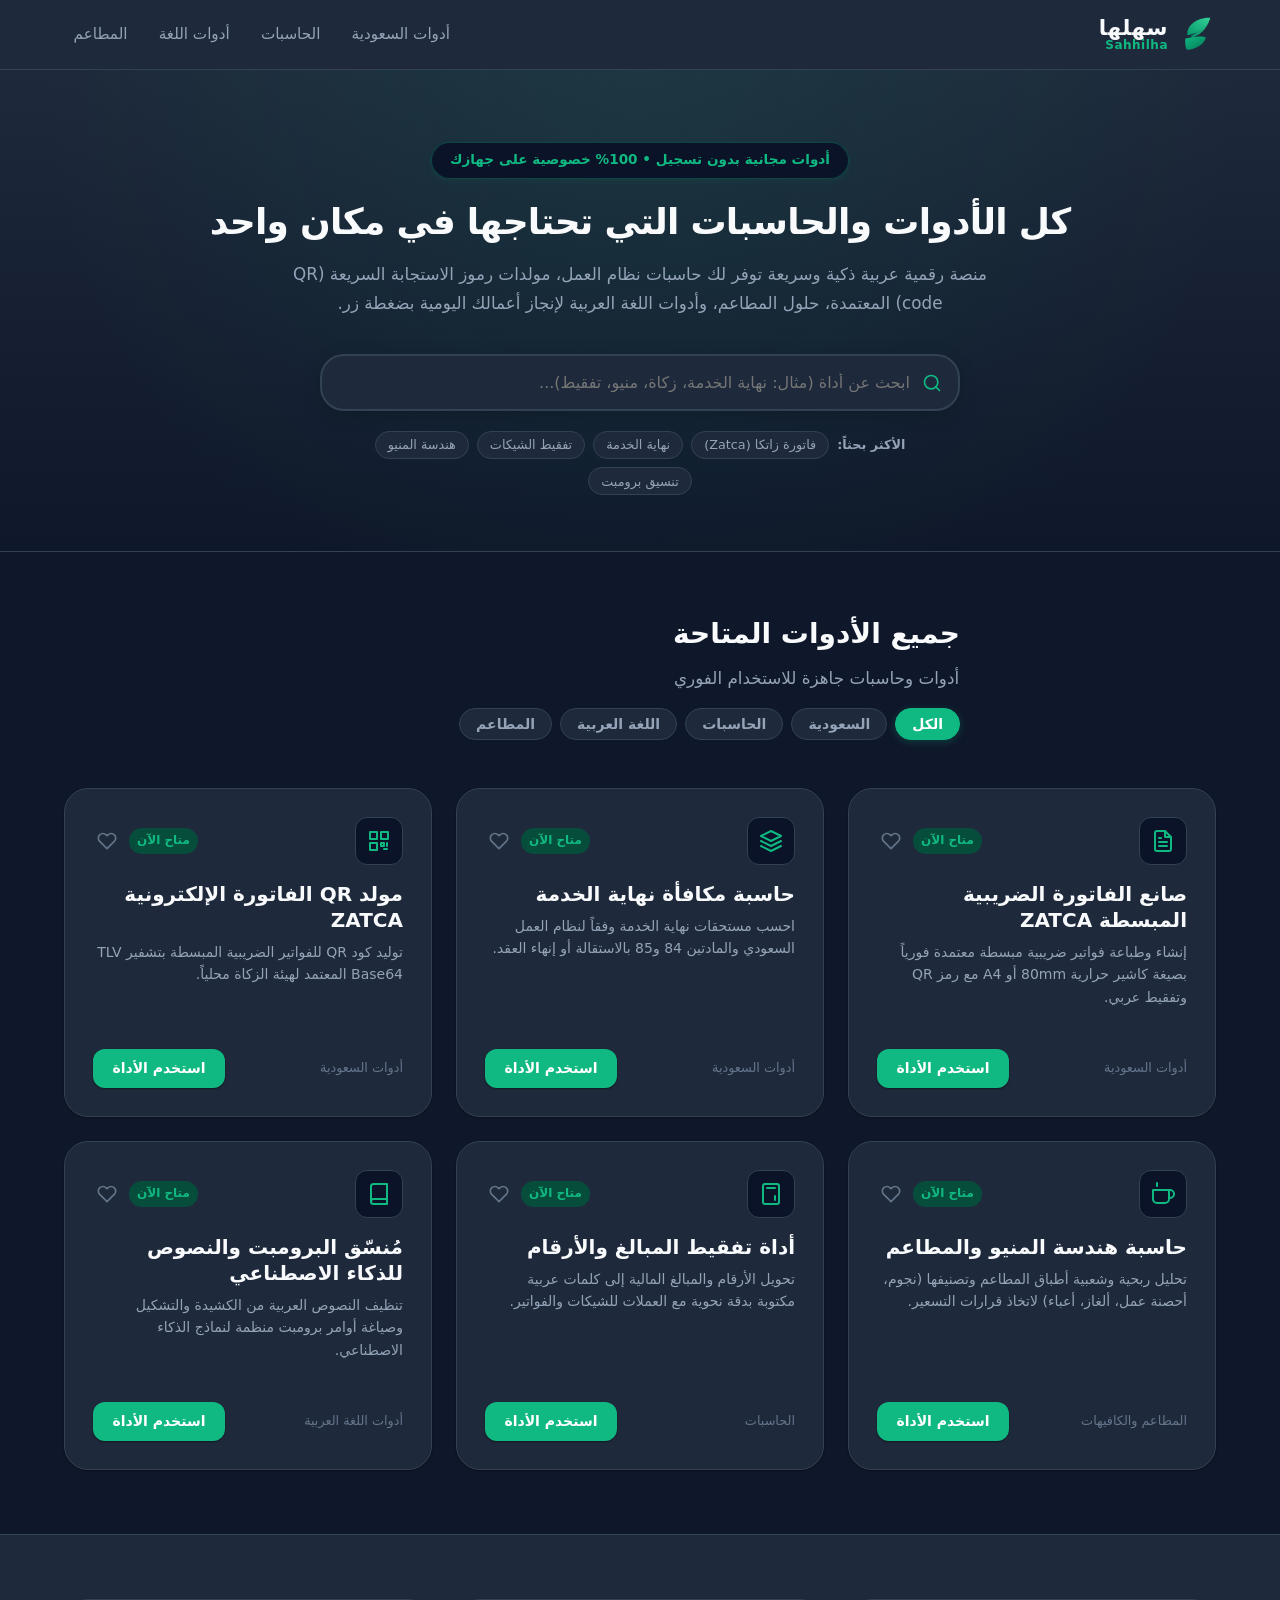
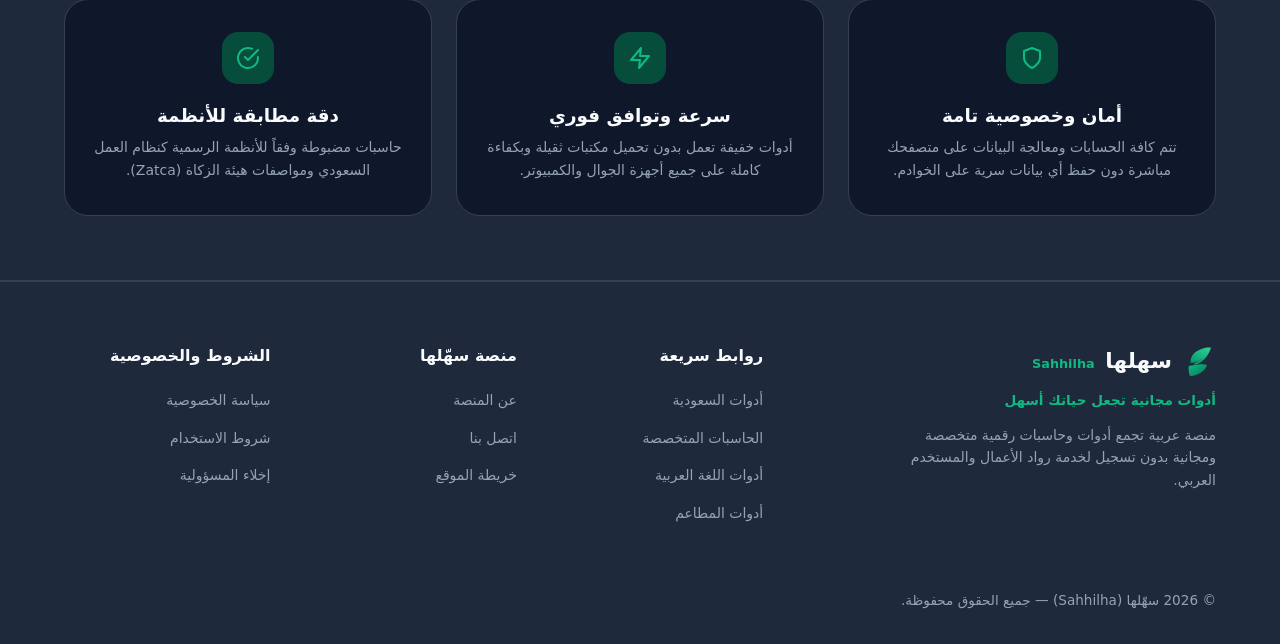
<file: index.html>
<!DOCTYPE html>
<html lang="ar" dir="rtl" data-theme="dark">
<head>
  <meta charset="UTF-8">
  <meta name="viewport" content="width=device-width, initial-scale=1.0">
  <title>سهّلها | أدوات رقمية مجانية وحاسبات ذكية للمستخدم العربي</title>
  <meta name="description" content="منصة سهّلها توفر باقة متكاملة من الأدوات والحاسبات الرقمية المجانية: حاسبة نهاية الخدمة وفق نظام العمل السعودي، مولد باركود ZATCA، حاسبة هندسة المنيو، وتفقيط المبالغ.">
  <meta name="keywords" content="أدوات مجانية, حاسبة نهاية الخدمة, zatca, تفقيط, هندسة المنيو, حاسبات السعودية, أدوات اللغة العربية">
  <link rel="canonical" href="https://sahhilha.pages.dev/">
  <link rel="icon" type="image/svg+xml" href="/assets/icons/favicon.svg">
  <link rel="manifest" href="/manifest.json">
  <link rel="stylesheet" href="/assets/css/main.css">
  <link rel="stylesheet" href="/assets/css/responsive.css">

  <meta name="robots" content="index, follow">
  <meta property="og:image" content="https://sahhilha.pages.dev/assets/icons/favicon.svg">
  <meta name="twitter:image" content="https://sahhilha.pages.dev/assets/icons/favicon.svg">
  <!-- Open Graph / Facebook -->
  <meta property="og:type" content="website">
  <meta property="og:url" content="https://sahhilha.pages.dev/">
  <meta property="og:title" content="سهّلها | أدوات رقمية مجانية وحاسبات ذكية للمستخدم العربي">
  <meta property="og:description" content="منصة عربية تجمع أدوات وحاسبات رقمية متخصصة ومجانية بدون تسجيل.">
  <meta property="og:site_name" content="سهّلها - Sahhilha">
  <meta property="og:locale" content="ar_SA">

  <!-- Twitter / X -->
  <meta name="twitter:card" content="summary_large_image">
  <meta name="twitter:title" content="سهّلها | أدوات رقمية مجانية للمستخدم العربي">
  <meta name="twitter:description" content="منصة عربية تجمع أدوات وحاسبات رقمية متخصصة ومجانية.">

  <!-- Structured Data: WebSite & Organization -->
  <script type="application/ld+json">
  {
    "@context": "https://schema.org",
    "@graph": [
      {
        "@type": "WebSite",
        "name": "سهّلها",
        "alternateName": "Sahhilha",
        "url": "https://sahhilha.pages.dev/",
        "description": "منصة عربية تجمع أدوات وحاسبات رقمية متخصصة ومجانية للأفراد والأنشطة التجارية.",
        "inLanguage": "ar-SA"
      },
      {
        "@type": "Organization",
        "name": "سهّلها",
        "url": "https://sahhilha.pages.dev/",
        "logo": "https://sahhilha.pages.dev/assets/icons/favicon.svg"
      }
    ]
  }
  </script>
</head>
<body>
  <header class="site-header" role="banner">
    <div class="container header-container">
      <div class="brand-logo">
        <a href="/" aria-label="سهّلها - الصفحة الرئيسية" style="display:flex; align-items:center; gap:0.75rem; text-decoration:none;">
          <img src="/assets/images/logo-icon.svg" alt="شعار سهّلها" width="36" height="36" style="flex-shrink:0;">
          <div style="display:flex; flex-direction:column; line-height:1.15;">
            <span class="brand-title" style="font-weight:900; font-size:1.35rem; color:#f8fafc; letter-spacing:0.5px;">سهلها</span>
            <span class="brand-subtitle" style="font-weight:700; font-size:0.75rem; color:#10b981; letter-spacing:0.5px;">Sahhilha</span>
          </div>
        </a>
      </div>

      <nav class="nav-links" aria-label="التنقل الرئيسي">
        <a href="/#tools-section" class="nav-link">أدوات السعودية</a>
        <a href="/#tools-section" class="nav-link">الحاسبات</a>
        <a href="/#tools-section" class="nav-link">أدوات اللغة</a>
        <a href="/#tools-section" class="nav-link">المطاعم</a>
      </nav>
    </div>
  </header>

  <main class="main-content" id="main-content">
    <!-- Hero Section with Search -->
    <section class="hero-section">
      <div class="container">
        <div class="hero-badge">أدوات مجانية بدون تسجيل • 100% خصوصية على جهازك</div>
        <h1 class="hero-title">كل الأدوات والحاسبات التي تحتاجها في مكان واحد</h1>
        <p class="hero-description">
          منصة رقمية عربية ذكية وسريعة توفر لك حاسبات نظام العمل، مولدات رموز الاستجابة السريعة (QR code) المعتمدة، حلول المطاعم، وأدوات اللغة العربية لإنجاز أعمالك اليومية بضغطة زر.
        </p>

        <!-- Search Bar -->
        <div class="search-container">
          <form class="search-form" id="search-form" onsubmit="event.preventDefault();">
            <div class="search-input-wrap">
              <svg class="search-icon" width="20" height="20" viewBox="0 0 24 24" fill="none" stroke="currentColor" stroke-width="2" stroke-linecap="round" stroke-linejoin="round" aria-hidden="true"><circle cx="11" cy="11" r="8"></circle><line x1="21" y1="21" x2="16.65" y2="16.65"></line></svg>
              <input type="search" id="search-input" class="search-input" placeholder="ابحث عن أداة (مثال: نهاية الخدمة، زكاة، منيو، تفقيط)..." autocomplete="off" aria-label="البحث عن أداة">
            </div>
          </form>

          <!-- Search Quick Chips -->
          <div class="search-chips" aria-label="كلمات بحث مقترحة">
            <span class="search-chip-label">الأكثر بحثاً:</span>
            <button type="button" class="search-chip" data-query="فاتورة">فاتورة زاتكا (Zatca)</button>
            <button type="button" class="search-chip" data-query="نهاية الخدمة">نهاية الخدمة</button>
            <button type="button" class="search-chip" data-query="تفقيط">تفقيط الشيكات</button>
            <button type="button" class="search-chip" data-query="منيو">هندسة المنيو</button>
            <button type="button" class="search-chip" data-query="برومبت">تنسيق برومبت</button>
          </div>
        </div>
      </div>
    </section>

    <!-- Tools Directory Grid -->
    <section class="tools-section" id="tools-section">
      <div class="container">
        <div class="section-header" style="display: flex; justify-content: space-between; align-items: flex-end; flex-wrap: wrap; gap: 1rem;">
          <div>
            <h2 class="section-title" id="tools-section-title">جميع الأدوات المتاحة</h2>
            <p class="section-subtitle" id="tools-section-subtitle">أدوات وحاسبات جاهزة للاستخدام الفوري</p>
          </div>

          <div class="tools-filter-actions">
            <button type="button" class="btn-filter active" data-filter="all">الكل</button>
            <button type="button" class="btn-filter" data-filter="saudi">السعودية</button>
            <button type="button" class="btn-filter" data-filter="calculators">الحاسبات</button>
            <button type="button" class="btn-filter" data-filter="arabic">اللغة العربية</button>
            <button type="button" class="btn-filter" data-filter="restaurant">المطاعم</button>
          </div>
        </div>

        <!-- Tool Cards Grid -->
        <div class="tool-grid" id="tools-container">
          <!-- Dynamically populated by app.js from config/config.js -->
        </div>

        <!-- No Results Fallback -->
        <div id="no-results-message" class="no-results" style="display: none;" aria-live="polite">
          <div class="no-results-icon" aria-hidden="true">
            <svg width="48" height="48" viewBox="0 0 24 24" fill="none" stroke="currentColor" stroke-width="1.5" stroke-linecap="round" stroke-linejoin="round"><circle cx="11" cy="11" r="8"></circle><line x1="21" y1="21" x2="16.65" y2="16.65"></line></svg>
          </div>
          <h3>لم نجد أي أداة تطابق بحثك!</h3>
          <p>جرب استخدام كلمات مفتاحية أخرى أو تصفح التصنيفات في الأعلى.</p>
          <button type="button" class="btn btn-secondary" onclick="resetSearch()">عرض جميع الأدوات</button>
        </div>
      </div>
    </section>

    <!-- Features / Value Prop -->
    <section class="features-section">
      <div class="container">
        <div class="features-grid">
          <div class="feature-box">
            <div class="feature-icon" aria-hidden="true">
              <svg width="24" height="24" viewBox="0 0 24 24" fill="none" stroke="currentColor" stroke-width="2" stroke-linecap="round" stroke-linejoin="round"><path d="M12 22s8-4 8-10V5l-8-3-8 3v7c0 6 8 10 8 10z"/></svg>
            </div>
            <h3 class="feature-title">أمان وخصوصية تامة</h3>
            <p class="feature-desc">تتم كافة الحسابات ومعالجة البيانات على متصفحك مباشرة دون حفظ أي بيانات سرية على الخوادم.</p>
          </div>

          <div class="feature-box">
            <div class="feature-icon" aria-hidden="true">
              <svg width="24" height="24" viewBox="0 0 24 24" fill="none" stroke="currentColor" stroke-width="2" stroke-linecap="round" stroke-linejoin="round"><polygon points="13 2 3 14 12 14 11 22 21 10 12 10 13 2"/></svg>
            </div>
            <h3 class="feature-title">سرعة وتوافق فوري</h3>
            <p class="feature-desc">أدوات خفيفة تعمل بدون تحميل مكتبات ثقيلة وبكفاءة كاملة على جميع أجهزة الجوال والكمبيوتر.</p>
          </div>

          <div class="feature-box">
            <div class="feature-icon" aria-hidden="true">
              <svg width="24" height="24" viewBox="0 0 24 24" fill="none" stroke="currentColor" stroke-width="2" stroke-linecap="round" stroke-linejoin="round"><path d="M22 11.08V12a10 10 0 1 1-5.93-9.14"/><polyline points="22 4 12 14.01 9 11.01"/></svg>
            </div>
            <h3 class="feature-title">دقة مطابقة للأنظمة</h3>
            <p class="feature-desc">حاسبات مضبوطة وفقاً للأنظمة الرسمية كنظام العمل السعودي ومواصفات هيئة الزكاة (Zatca).</p>
          </div>
        </div>
      </div>
    </section>
  </main>

  <!-- Site Footer -->
  <footer class="site-footer">
    <div class="container footer-grid">
      <div class="footer-brand">
        <div style="display:flex; align-items:center; gap:0.75rem; margin-bottom:0.75rem;">
          <img src="/assets/images/logo-icon.svg" alt="شعار سهّلها" width="32" height="32">
          <div>
            <span class="brand-title" style="font-weight:900; font-size:1.35rem; color:#f8fafc;">سهلها</span>
            <span style="font-weight:700; font-size:0.8rem; color:#10b981; margin-right:0.35rem;">Sahhilha</span>
          </div>
        </div>
        <p style="color:#10b981; font-weight:700; font-size:0.85rem; margin-bottom:0.5rem;">أدوات مجانية تجعل حياتك أسهل</p>
        <p>منصة عربية تجمع أدوات وحاسبات رقمية متخصصة ومجانية بدون تسجيل لخدمة رواد الأعمال والمستخدم العربي.</p>
      </div>

      <div class="footer-col">
        <h4>روابط سريعة</h4>
        <ul class="footer-links">
          <li><a href="/#tools-section">أدوات السعودية</a></li>
          <li><a href="/#tools-section">الحاسبات المتخصصة</a></li>
          <li><a href="/#tools-section">أدوات اللغة العربية</a></li>
          <li><a href="/#tools-section">أدوات المطاعم</a></li>
        </ul>
      </div>

      <div class="footer-col">
        <h4>منصة سهّلها</h4>
        <ul class="footer-links">
          <li><a href="/about.html">عن المنصة</a></li>
          <li><a href="/contact.html">اتصل بنا</a></li>
          <li><a href="/sitemap.xml">خريطة الموقع</a></li>
        </ul>
      </div>

      <div class="footer-col">
        <h4>الشروط والخصوصية</h4>
        <ul class="footer-links">
          <li><a href="/privacy.html">سياسة الخصوصية</a></li>
          <li><a href="/terms.html">شروط الاستخدام</a></li>
          <li><a href="/disclaimer.html">إخلاء المسؤولية</a></li>
        </ul>
      </div>
    </div>

    <div class="container footer-bottom">
      <p>© 2026 سهّلها (Sahhilha) — جميع الحقوق محفوظة.</p>
    </div>
  </footer>

  <script src="/config/config.js"></script>
  <script src="/assets/js/storage.js"></script>
  <script src="/assets/js/search.js"></script>
  <script src="/assets/js/share.js"></script>
  <script src="/assets/js/app.js"></script>
</body>
</html>
</file>
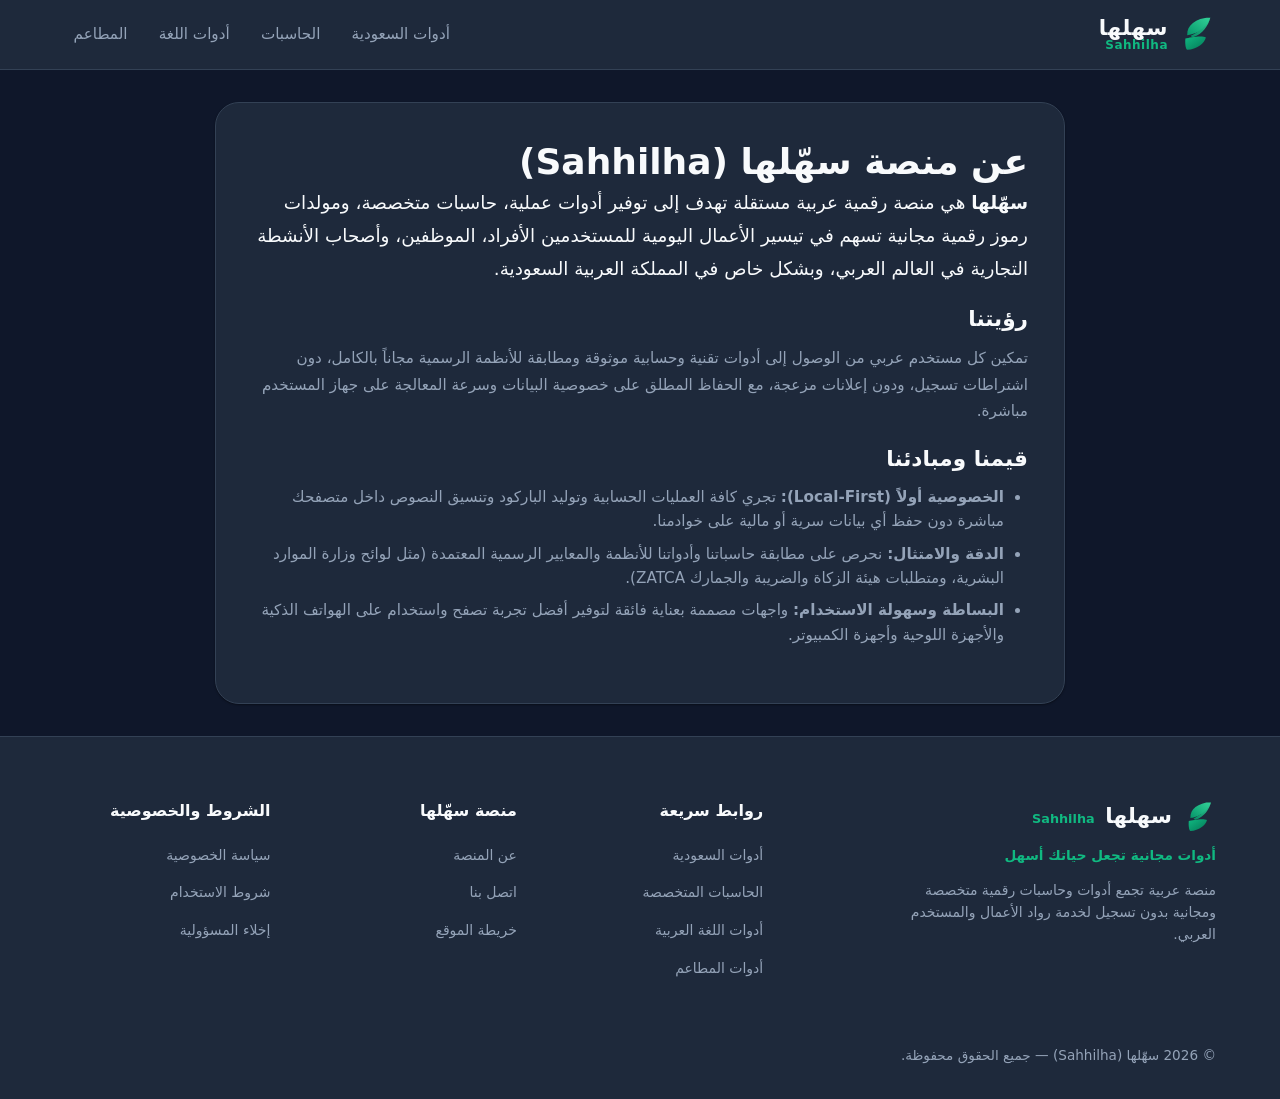
<file: about.html>
<!DOCTYPE html>
<html lang="ar" dir="rtl" data-theme="dark">
<head>
  <meta charset="UTF-8">
  <meta name="viewport" content="width=device-width, initial-scale=1.0">
  <title>عن المنصة | سهّلها - منصة الأدوات الرقمية والحاسبات الذكية</title>
  <meta name="description" content="تعرف على منصة سهّلها ورسالتها في توفير أدوات وحاسبات رقمية مجانية ومفتوحة للأفراد ورواد الأعمال والمطاعم في العالم العربي بدون تسجيل وبخصوصية تامة.">
  <link rel="canonical" href="https://sahhilha.pages.dev/about.html">
  <link rel="icon" type="image/svg+xml" href="/assets/icons/favicon.svg">
  <link rel="manifest" href="/manifest.json">
  <link rel="stylesheet" href="/assets/css/main.css">
  <link rel="stylesheet" href="/assets/css/responsive.css">

  <meta name="robots" content="index, follow">
  <meta property="og:image" content="https://sahhilha.pages.dev/assets/icons/favicon.svg">
  <meta name="twitter:image" content="https://sahhilha.pages.dev/assets/icons/favicon.svg">
  <meta property="og:type" content="website">
  <meta property="og:url" content="https://sahhilha.pages.dev/about.html">
  <meta property="og:title" content="عن المنصة | سهّلها">
  <meta property="og:description" content="تعرف على منصة سهّلها ورسالتها في تقديم أدوات رقمية مجانية تخدم المستخدم العربي ورواد الأعمال.">
  <meta property="og:site_name" content="سهّلها - Sahhilha">
  <meta property="og:locale" content="ar_SA">
  <meta name="twitter:card" content="summary_large_image">
</head>
<body>
  <header class="site-header" role="banner">
    <div class="container header-container">
      <div class="brand-logo">
        <a href="/" aria-label="سهّلها - الصفحة الرئيسية" style="display:flex; align-items:center; gap:0.75rem; text-decoration:none;">
          <img src="/assets/images/logo-icon.svg" alt="شعار سهّلها" width="36" height="36" style="flex-shrink:0;">
          <div style="display:flex; flex-direction:column; line-height:1.15;">
            <span class="brand-name" style="font-weight:900; font-size:1.35rem; color:#f8fafc; letter-spacing:0.5px;">سهلها</span>
            <span class="brand-tagline" style="font-weight:700; font-size:0.75rem; color:#10b981; letter-spacing:0.5px;">Sahhilha</span>
          </div>
        </a>
      </div>

      <nav class="nav-links" aria-label="التنقل الرئيسي">
        <a href="/#saudi" class="nav-link">أدوات السعودية</a>
        <a href="/#calculators" class="nav-link">الحاسبات</a>
        <a href="/#arabic" class="nav-link">أدوات اللغة</a>
        <a href="/#restaurant" class="nav-link">المطاعم</a>
      </nav>
    </div>
  </header>

  <main class="main-content" id="main-content">
    <div class="container">
      <div class="info-article" style="max-width:850px; margin:2rem auto;">
        <h1>عن منصة سهّلها (Sahhilha)</h1>
        <p class="lead" style="font-size:1.15rem; color:var(--text); line-height:1.8;">
          <strong>سهّلها</strong> هي منصة رقمية عربية مستقلة تهدف إلى توفير أدوات عملية، حاسبات متخصصة، ومولدات رموز رقمية مجانية تسهم في تيسير الأعمال اليومية للمستخدمين الأفراد، الموظفين، وأصحاب الأنشطة التجارية في العالم العربي، وبشكل خاص في المملكة العربية السعودية.
        </p>

        <h2>رؤيتنا</h2>
        <p>
          تمكين كل مستخدم عربي من الوصول إلى أدوات تقنية وحسابية موثوقة ومطابقة للأنظمة الرسمية مجاناً بالكامل، دون اشتراطات تسجيل، ودون إعلانات مزعجة، مع الحفاظ المطلق على خصوصية البيانات وسرعة المعالجة على جهاز المستخدم مباشرة.
        </p>

        <h2>قيمنا ومبادئنا</h2>
        <ul>
          <li><strong>الخصوصية أولاً (Local-First):</strong> تجري كافة العمليات الحسابية وتوليد الباركود وتنسيق النصوص داخل متصفحك مباشرة دون حفظ أي بيانات سرية أو مالية على خوادمنا.</li>
          <li><strong>الدقة والامتثال:</strong> نحرص على مطابقة حاسباتنا وأدواتنا للأنظمة والمعايير الرسمية المعتمدة (مثل لوائح وزارة الموارد البشرية، ومتطلبات هيئة الزكاة والضريبة والجمارك ZATCA).</li>
          <li><strong>البساطة وسهولة الاستخدام:</strong> واجهات مصممة بعناية فائقة لتوفير أفضل تجربة تصفح واستخدام على الهواتف الذكية والأجهزة اللوحية وأجهزة الكمبيوتر.</li>
        </ul>
      </div>
    </div>
  </main>

  <footer class="site-footer" role="contentinfo">
    <div class="container footer-grid">
      <div class="footer-brand">
        <div style="display:flex; align-items:center; gap:0.75rem; margin-bottom:0.75rem;">
          <img src="/assets/images/logo-icon.svg" alt="شعار سهّلها" width="32" height="32">
          <div>
            <span class="brand-title" style="font-weight:900; font-size:1.35rem; color:#f8fafc;">سهلها</span>
            <span style="font-weight:700; font-size:0.8rem; color:#10b981; margin-right:0.35rem;">Sahhilha</span>
          </div>
        </div>
        <p style="color:#10b981; font-weight:700; font-size:0.85rem; margin-bottom:0.5rem;">أدوات مجانية تجعل حياتك أسهل</p>
        <p>منصة عربية تجمع أدوات وحاسبات رقمية متخصصة ومجانية بدون تسجيل لخدمة رواد الأعمال والمستخدم العربي.</p>
      </div>

      <div class="footer-col">
        <h4>روابط سريعة</h4>
        <ul class="footer-links">
          <li><a href="/#saudi">أدوات السعودية</a></li>
          <li><a href="/#calculators">الحاسبات المتخصصة</a></li>
          <li><a href="/#arabic">أدوات اللغة العربية</a></li>
          <li><a href="/#restaurant">أدوات المطاعم</a></li>
        </ul>
      </div>

      <div class="footer-col">
        <h4>منصة سهّلها</h4>
        <ul class="footer-links">
          <li><a href="/about.html">عن المنصة</a></li>
          <li><a href="/contact.html">اتصل بنا</a></li>
          <li><a href="/sitemap.xml">خريطة الموقع</a></li>
        </ul>
      </div>

      <div class="footer-col">
        <h4>الشروط والخصوصية</h4>
        <ul class="footer-links">
          <li><a href="/privacy.html">سياسة الخصوصية</a></li>
          <li><a href="/terms.html">شروط الاستخدام</a></li>
          <li><a href="/disclaimer.html">إخلاء المسؤولية</a></li>
        </ul>
      </div>
    </div>

    <div class="container footer-bottom">
      <p>© 2026 سهّلها (Sahhilha) — جميع الحقوق محفوظة.</p>
    </div>
  </footer>
  <script src="/config/config.js"></script>
  <script src="/assets/js/storage.js"></script>
  <script src="/assets/js/navigation.js"></script>
</body>
</html>
</file>
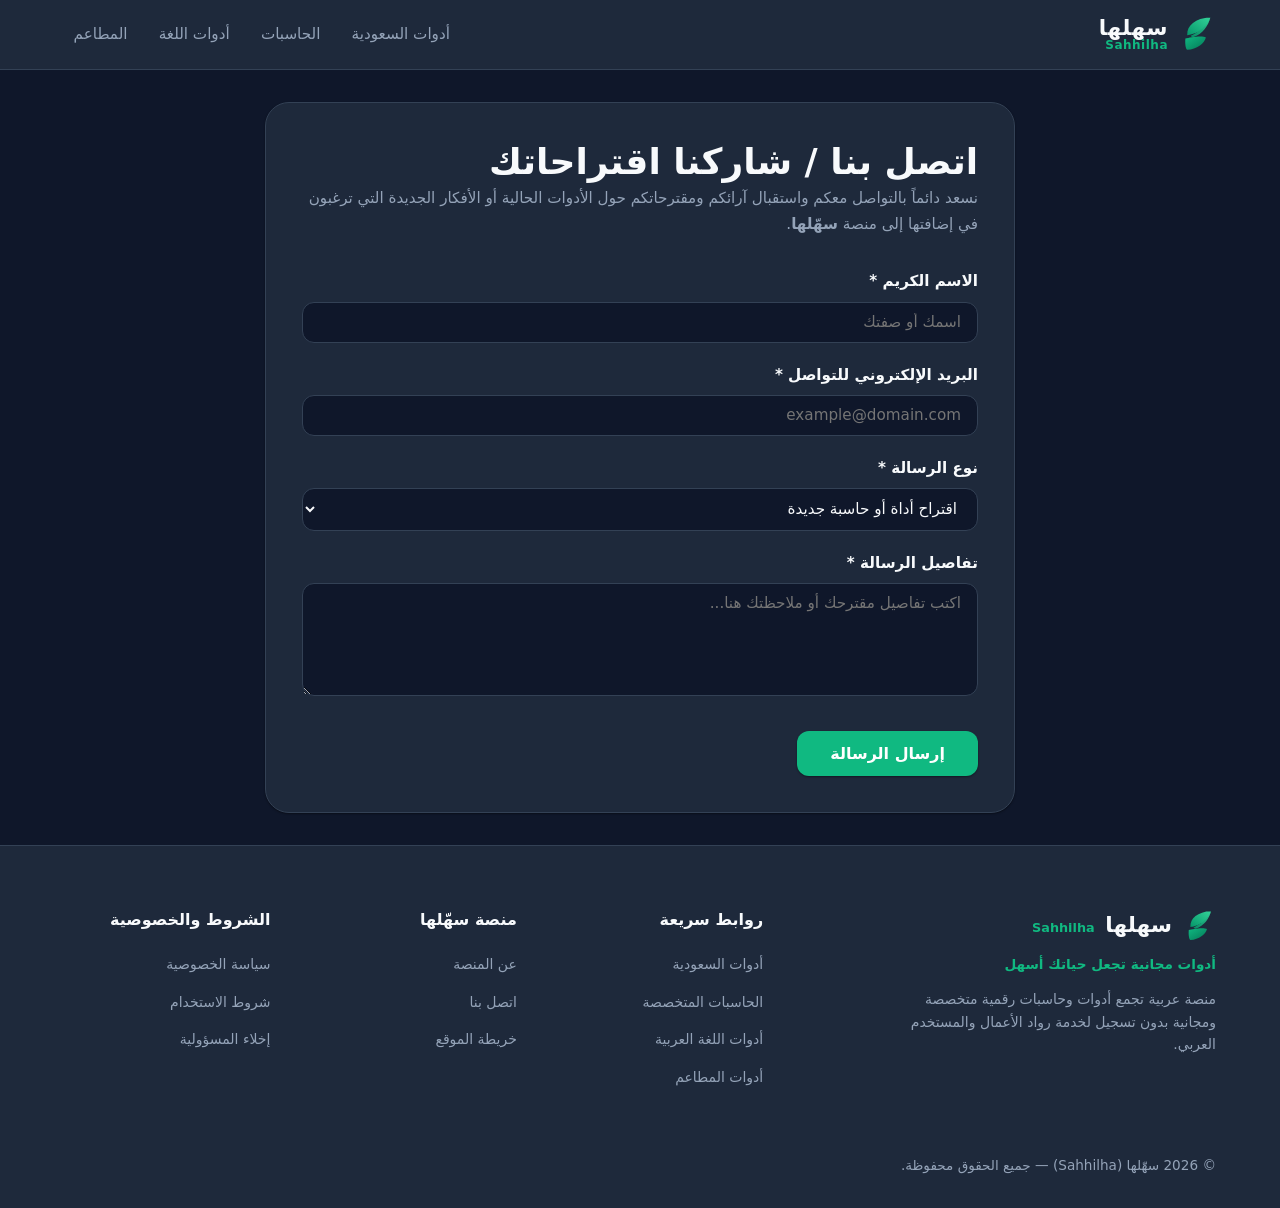
<file: contact.html>
<!DOCTYPE html>
<html lang="ar" dir="rtl" data-theme="dark">
<head>
  <meta charset="UTF-8">
  <meta name="viewport" content="width=device-width, initial-scale=1.0">
  <title>اتصل بنا | سهّلها - منصة الأدوات الرقمية والحاسبات</title>
  <meta name="description" content="تواصل مع فريق منصة سهّلها للاقتراحات، الإبلاغ عن مشكلة، أو طلب إضافة أدوات وحاسبات جديدة تخدم احتياجاتك اليومية.">
  <link rel="canonical" href="https://sahhilha.pages.dev/contact.html">
  <link rel="icon" type="image/svg+xml" href="/assets/icons/favicon.svg">
  <link rel="manifest" href="/manifest.json">
  <link rel="stylesheet" href="/assets/css/main.css">
  <link rel="stylesheet" href="/assets/css/responsive.css">

  <meta name="robots" content="index, follow">
  <meta property="og:image" content="https://sahhilha.pages.dev/assets/icons/favicon.svg">
  <meta name="twitter:image" content="https://sahhilha.pages.dev/assets/icons/favicon.svg">
  <meta property="og:type" content="website">
  <meta property="og:url" content="https://sahhilha.pages.dev/contact.html">
  <meta property="og:title" content="اتصل بنا | سهّلها">
  <meta property="og:description" content="تواصل مع فريق منصة سهّلها للاقتراحات، الاستفسارات، ومشاركة الأفكار.">
  <meta property="og:site_name" content="سهّلها - Sahhilha">
  <meta property="og:locale" content="ar_SA">
  <meta name="twitter:card" content="summary_large_image">
</head>
<body>
  <header class="site-header" role="banner">
    <div class="container header-container">
      <div class="brand-logo">
        <a href="/" aria-label="سهّلها - الصفحة الرئيسية" style="display:flex; align-items:center; gap:0.75rem; text-decoration:none;">
          <img src="/assets/images/logo-icon.svg" alt="شعار سهّلها" width="36" height="36" style="flex-shrink:0;">
          <div style="display:flex; flex-direction:column; line-height:1.15;">
            <span class="brand-name" style="font-weight:900; font-size:1.35rem; color:#f8fafc; letter-spacing:0.5px;">سهلها</span>
            <span class="brand-tagline" style="font-weight:700; font-size:0.75rem; color:#10b981; letter-spacing:0.5px;">Sahhilha</span>
          </div>
        </a>
      </div>

      <nav class="nav-links" aria-label="التنقل الرئيسي">
        <a href="/#saudi" class="nav-link">أدوات السعودية</a>
        <a href="/#calculators" class="nav-link">الحاسبات</a>
        <a href="/#arabic" class="nav-link">أدوات اللغة</a>
        <a href="/#restaurant" class="nav-link">المطاعم</a>
      </nav>
    </div>
  </header>

  <main class="main-content" id="main-content">
    <div class="container">
      <div class="info-article" style="max-width:750px; margin:2rem auto;">
        <h1>اتصل بنا / شاركنا اقتراحاتك</h1>
        <p class="lead" style="color:var(--text-muted); line-height:1.7;">
          نسعد دائماً بالتواصل معكم واستقبال آرائكم ومقترحاتكم حول الأدوات الحالية أو الأفكار الجديدة التي ترغبون في إضافتها إلى منصة <strong>سهّلها</strong>.
        </p>

        <form onsubmit="event.preventDefault(); handleContactSubmit();" style="margin-top:2rem;">
          <div class="form-group">
            <label for="c-name" class="form-label">الاسم الكريم <span class="required">*</span></label>
            <input type="text" id="c-name" class="form-control" placeholder="اسمك أو صفتك" required>
          </div>

          <div class="form-group">
            <label for="c-email" class="form-label">البريد الإلكتروني للتواصل <span class="required">*</span></label>
            <input type="email" id="c-email" class="form-control" placeholder="example@domain.com" required style="direction:ltr; text-align:right;">
          </div>

          <div class="form-group">
            <label for="c-subject" class="form-label">نوع الرسالة <span class="required">*</span></label>
            <select id="c-subject" class="form-control">
              <option value="suggestion">اقتراح أداة أو حاسبة جديدة</option>
              <option value="bug">الإبلاغ عن خطأ أو مشكلة تقنية</option>
              <option value="collaboration">شراكة أو استفسار عام</option>
            </select>
          </div>

          <div class="form-group">
            <label for="c-message" class="form-label">تفاصيل الرسالة <span class="required">*</span></label>
            <textarea id="c-message" class="form-control" rows="5" placeholder="اكتب تفاصيل مقترحك أو ملاحظتك هنا..." required></textarea>
          </div>

          <button type="submit" class="btn btn-primary" style="padding:0.75rem 2rem; font-size:1rem; margin-top:0.5rem;">
            إرسال الرسالة
          </button>
        </form>

        <div id="contact-success" style="display:none; margin-top:1.5rem; padding:1.25rem; background:var(--primary-light); color:var(--primary-dark); border-radius:var(--radius-md); font-weight:700;">
          ✓ شكراً لتواصلك! تم استلام رسالتك باهتمام وسنقوم بمراجعتها بأسرع وقت ممكن.
        </div>
      </div>
    </div>
  </main>

  <footer class="site-footer" role="contentinfo">
    <div class="container footer-grid">
      <div class="footer-brand">
        <div style="display:flex; align-items:center; gap:0.75rem; margin-bottom:0.75rem;">
          <img src="/assets/images/logo-icon.svg" alt="شعار سهّلها" width="32" height="32">
          <div>
            <span class="brand-title" style="font-weight:900; font-size:1.35rem; color:#f8fafc;">سهلها</span>
            <span style="font-weight:700; font-size:0.8rem; color:#10b981; margin-right:0.35rem;">Sahhilha</span>
          </div>
        </div>
        <p style="color:#10b981; font-weight:700; font-size:0.85rem; margin-bottom:0.5rem;">أدوات مجانية تجعل حياتك أسهل</p>
        <p>منصة عربية تجمع أدوات وحاسبات رقمية متخصصة ومجانية بدون تسجيل لخدمة رواد الأعمال والمستخدم العربي.</p>
      </div>

      <div class="footer-col">
        <h4>روابط سريعة</h4>
        <ul class="footer-links">
          <li><a href="/#saudi">أدوات السعودية</a></li>
          <li><a href="/#calculators">الحاسبات المتخصصة</a></li>
          <li><a href="/#arabic">أدوات اللغة العربية</a></li>
          <li><a href="/#restaurant">أدوات المطاعم</a></li>
        </ul>
      </div>

      <div class="footer-col">
        <h4>منصة سهّلها</h4>
        <ul class="footer-links">
          <li><a href="/about.html">عن المنصة</a></li>
          <li><a href="/contact.html">اتصل بنا</a></li>
          <li><a href="/sitemap.xml">خريطة الموقع</a></li>
        </ul>
      </div>

      <div class="footer-col">
        <h4>الشروط والخصوصية</h4>
        <ul class="footer-links">
          <li><a href="/privacy.html">سياسة الخصوصية</a></li>
          <li><a href="/terms.html">شروط الاستخدام</a></li>
          <li><a href="/disclaimer.html">إخلاء المسؤولية</a></li>
        </ul>
      </div>
    </div>

    <div class="container footer-bottom">
      <p>© 2026 سهّلها (Sahhilha) — جميع الحقوق محفوظة.</p>
    </div>
  </footer>

  <script>
    function handleContactSubmit() {
      document.getElementById('contact-success').style.display = 'block';
      if (window.App && window.App.showToast) {
        window.App.showToast('تم إرسال رسالتك بنجاح', 'success');
      }
    }
  </script>
  <script src="/config/config.js"></script>
  <script src="/assets/js/storage.js"></script>
  <script src="/assets/js/navigation.js"></script>
</body>
</html>
</file>
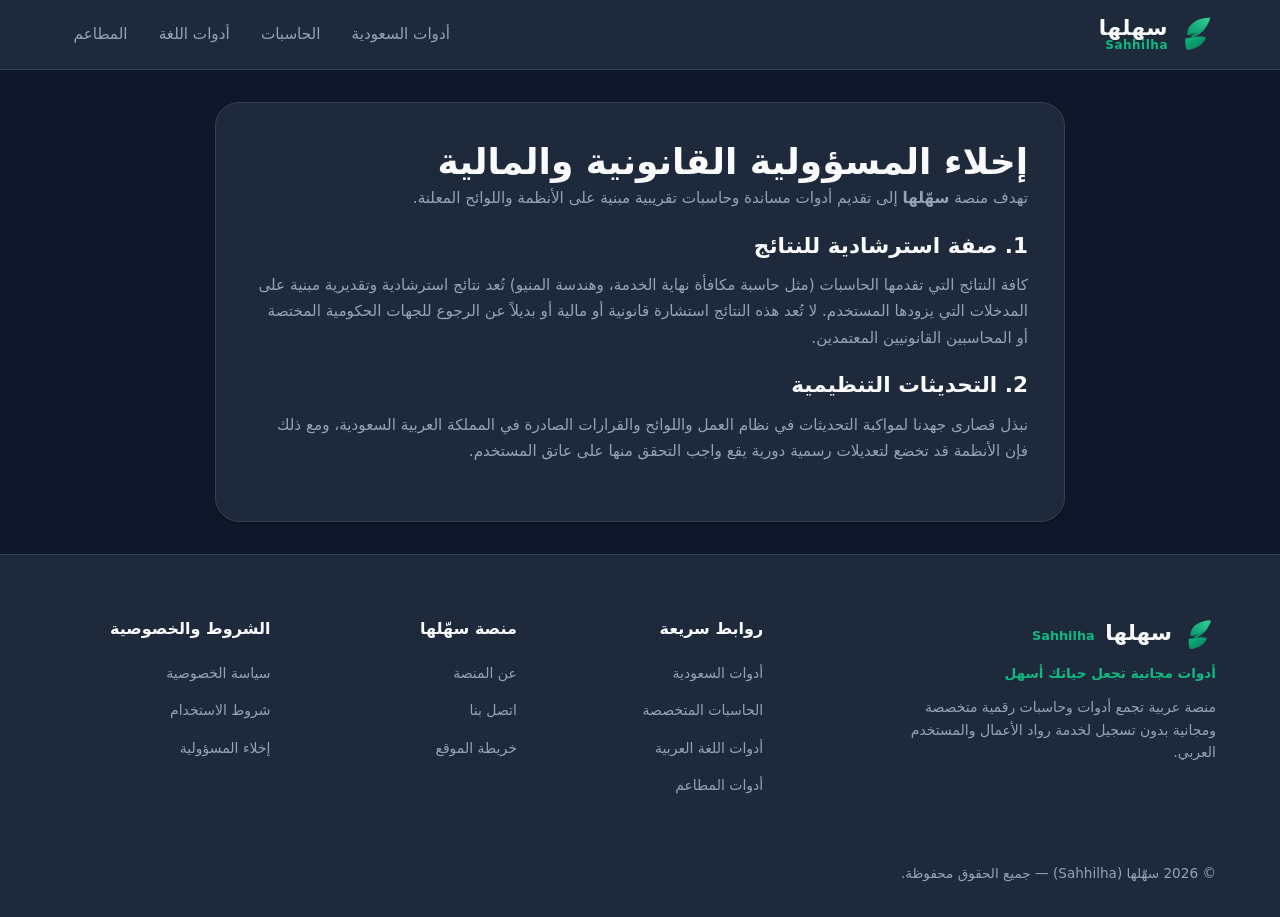
<file: disclaimer.html>
<!DOCTYPE html>
<html lang="ar" dir="rtl" data-theme="dark">
<head>
  <meta charset="UTF-8">
  <meta name="viewport" content="width=device-width, initial-scale=1.0">
  <title>إخلاء المسؤولية القانونية والمالية | سهّلها</title>
  <meta name="description" content="إخلاء مسؤولية منصة سهّلها بشأن الحسابات والنتائج والأدوات الإرشادية.">
  <link rel="canonical" href="https://sahhilha.pages.dev/disclaimer.html">
  <link rel="icon" type="image/svg+xml" href="/assets/icons/favicon.svg">
  <link rel="manifest" href="/manifest.json">
  <link rel="stylesheet" href="/assets/css/main.css">
  <link rel="stylesheet" href="/assets/css/responsive.css">

  <meta name="robots" content="index, follow">
  <meta property="og:image" content="https://sahhilha.pages.dev/assets/icons/favicon.svg">
  <meta name="twitter:image" content="https://sahhilha.pages.dev/assets/icons/favicon.svg">
  <meta property="og:type" content="website">
  <meta property="og:url" content="https://sahhilha.pages.dev/disclaimer.html">
  <meta property="og:title" content="إخلاء المسؤولية | سهّلها">
  <meta property="og:description" content="بيان إخلاء المسؤولية بشأن نتائج الحاسبات والأدوات الرقمية في سهّلها.">
  <meta property="og:site_name" content="سهّلها - Sahhilha">
  <meta property="og:locale" content="ar_SA">
  <meta name="twitter:card" content="summary_large_image">
</head>
<body>
  <header class="site-header" role="banner">
    <div class="container header-container">
      <div class="brand-logo">
        <a href="/" aria-label="سهّلها - الصفحة الرئيسية" style="display:flex; align-items:center; gap:0.75rem; text-decoration:none;">
          <img src="/assets/images/logo-icon.svg" alt="شعار سهّلها" width="36" height="36" style="flex-shrink:0;">
          <div style="display:flex; flex-direction:column; line-height:1.15;">
            <span class="brand-name" style="font-weight:900; font-size:1.35rem; color:#f8fafc; letter-spacing:0.5px;">سهلها</span>
            <span class="brand-tagline" style="font-weight:700; font-size:0.75rem; color:#10b981; letter-spacing:0.5px;">Sahhilha</span>
          </div>
        </a>
      </div>

      <nav class="nav-links" aria-label="التنقل الرئيسي">
        <a href="/#saudi" class="nav-link">أدوات السعودية</a>
        <a href="/#calculators" class="nav-link">الحاسبات</a>
        <a href="/#arabic" class="nav-link">أدوات اللغة</a>
        <a href="/#restaurant" class="nav-link">المطاعم</a>
      </nav>
    </div>
  </header>

  <main class="main-content" id="main-content">
    <div class="container">
      <div class="info-article" style="max-width:850px; margin:2rem auto;">
        <h1>إخلاء المسؤولية القانونية والمالية</h1>
        <p class="lead" style="color:var(--text-muted); line-height:1.7;">
          تهدف منصة <strong>سهّلها</strong> إلى تقديم أدوات مساندة وحاسبات تقريبية مبنية على الأنظمة واللوائح المعلنة.
        </p>

        <h2>1. صفة استرشادية للنتائج</h2>
        <p>
          كافة النتائج التي تقدمها الحاسبات (مثل حاسبة مكافأة نهاية الخدمة، وهندسة المنيو) تُعد نتائج استرشادية وتقديرية مبنية على المدخلات التي يزودها المستخدم. لا تُعد هذه النتائج استشارة قانونية أو مالية أو بديلاً عن الرجوع للجهات الحكومية المختصة أو المحاسبين القانونيين المعتمدين.
        </p>

        <h2>2. التحديثات التنظيمية</h2>
        <p>
          نبذل قصارى جهدنا لمواكبة التحديثات في نظام العمل واللوائح والقرارات الصادرة في المملكة العربية السعودية، ومع ذلك فإن الأنظمة قد تخضع لتعديلات رسمية دورية يقع واجب التحقق منها على عاتق المستخدم.
        </p>
      </div>
    </div>
  </main>

  <footer class="site-footer" role="contentinfo">
    <div class="container footer-grid">
      <div class="footer-brand">
        <div style="display:flex; align-items:center; gap:0.75rem; margin-bottom:0.75rem;">
          <img src="/assets/images/logo-icon.svg" alt="شعار سهّلها" width="32" height="32">
          <div>
            <span class="brand-title" style="font-weight:900; font-size:1.35rem; color:#f8fafc;">سهلها</span>
            <span style="font-weight:700; font-size:0.8rem; color:#10b981; margin-right:0.35rem;">Sahhilha</span>
          </div>
        </div>
        <p style="color:#10b981; font-weight:700; font-size:0.85rem; margin-bottom:0.5rem;">أدوات مجانية تجعل حياتك أسهل</p>
        <p>منصة عربية تجمع أدوات وحاسبات رقمية متخصصة ومجانية بدون تسجيل لخدمة رواد الأعمال والمستخدم العربي.</p>
      </div>

      <div class="footer-col">
        <h4>روابط سريعة</h4>
        <ul class="footer-links">
          <li><a href="/#saudi">أدوات السعودية</a></li>
          <li><a href="/#calculators">الحاسبات المتخصصة</a></li>
          <li><a href="/#arabic">أدوات اللغة العربية</a></li>
          <li><a href="/#restaurant">أدوات المطاعم</a></li>
        </ul>
      </div>

      <div class="footer-col">
        <h4>منصة سهّلها</h4>
        <ul class="footer-links">
          <li><a href="/about.html">عن المنصة</a></li>
          <li><a href="/contact.html">اتصل بنا</a></li>
          <li><a href="/sitemap.xml">خريطة الموقع</a></li>
        </ul>
      </div>

      <div class="footer-col">
        <h4>الشروط والخصوصية</h4>
        <ul class="footer-links">
          <li><a href="/privacy.html">سياسة الخصوصية</a></li>
          <li><a href="/terms.html">شروط الاستخدام</a></li>
          <li><a href="/disclaimer.html">إخلاء المسؤولية</a></li>
        </ul>
      </div>
    </div>

    <div class="container footer-bottom">
      <p>© 2026 سهّلها (Sahhilha) — جميع الحقوق محفوظة.</p>
    </div>
  </footer>
  <script src="/config/config.js"></script>
  <script src="/assets/js/storage.js"></script>
  <script src="/assets/js/navigation.js"></script>
</body>
</html>
</file>
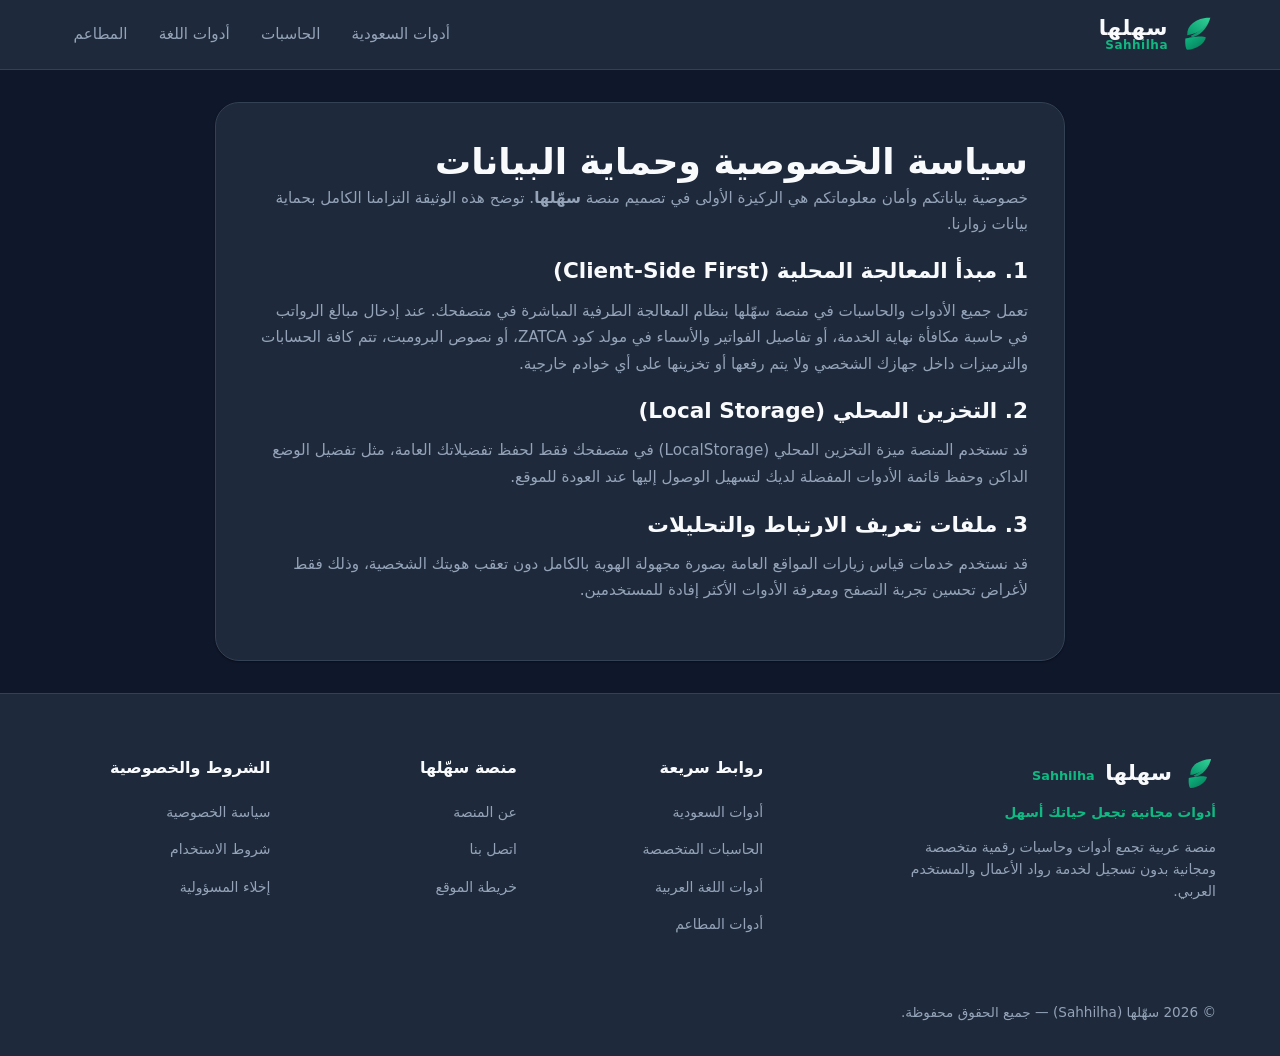
<file: privacy.html>
<!DOCTYPE html>
<html lang="ar" dir="rtl" data-theme="dark">
<head>
  <meta charset="UTF-8">
  <meta name="viewport" content="width=device-width, initial-scale=1.0">
  <title>سياسة الخصوصية | سهّلها</title>
  <meta name="description" content="سياسة الخصوصية وحماية البيانات في منصة سهّلها. نحن نلتزم بمعالجة كافة الحسابات والبيانات محلياً على جهاز المستخدم دون تخزين بيانات حساسة.">
  <link rel="canonical" href="https://sahhilha.pages.dev/privacy.html">
  <link rel="icon" type="image/svg+xml" href="/assets/icons/favicon.svg">
  <link rel="manifest" href="/manifest.json">
  <link rel="stylesheet" href="/assets/css/main.css">
  <link rel="stylesheet" href="/assets/css/responsive.css">

  <meta name="robots" content="index, follow">
  <meta property="og:image" content="https://sahhilha.pages.dev/assets/icons/favicon.svg">
  <meta name="twitter:image" content="https://sahhilha.pages.dev/assets/icons/favicon.svg">
  <meta property="og:type" content="website">
  <meta property="og:url" content="https://sahhilha.pages.dev/privacy.html">
  <meta property="og:title" content="سياسة الخصوصية | سهّلها">
  <meta property="og:description" content="سياسة الخصوصية وحماية البيانات في منصة سهّلها للأدوات الرقمية والحاسبات.">
  <meta property="og:site_name" content="سهّلها - Sahhilha">
  <meta property="og:locale" content="ar_SA">
  <meta name="twitter:card" content="summary_large_image">
</head>
<body>
  <header class="site-header" role="banner">
    <div class="container header-container">
      <div class="brand-logo">
        <a href="/" aria-label="سهّلها - الصفحة الرئيسية" style="display:flex; align-items:center; gap:0.75rem; text-decoration:none;">
          <img src="/assets/images/logo-icon.svg" alt="شعار سهّلها" width="36" height="36" style="flex-shrink:0;">
          <div style="display:flex; flex-direction:column; line-height:1.15;">
            <span class="brand-name" style="font-weight:900; font-size:1.35rem; color:#f8fafc; letter-spacing:0.5px;">سهلها</span>
            <span class="brand-tagline" style="font-weight:700; font-size:0.75rem; color:#10b981; letter-spacing:0.5px;">Sahhilha</span>
          </div>
        </a>
      </div>

      <nav class="nav-links" aria-label="التنقل الرئيسي">
        <a href="/#saudi" class="nav-link">أدوات السعودية</a>
        <a href="/#calculators" class="nav-link">الحاسبات</a>
        <a href="/#arabic" class="nav-link">أدوات اللغة</a>
        <a href="/#restaurant" class="nav-link">المطاعم</a>
      </nav>
    </div>
  </header>

  <main class="main-content" id="main-content">
    <div class="container">
      <div class="info-article" style="max-width:850px; margin:2rem auto;">
        <h1>سياسة الخصوصية وحماية البيانات</h1>
        <p class="lead" style="color:var(--text-muted); line-height:1.7;">
          خصوصية بياناتكم وأمان معلوماتكم هي الركيزة الأولى في تصميم منصة <strong>سهّلها</strong>. توضح هذه الوثيقة التزامنا الكامل بحماية بيانات زوارنا.
        </p>

        <h2>1. مبدأ المعالجة المحلية (Client-Side First)</h2>
        <p>
          تعمل جميع الأدوات والحاسبات في منصة سهّلها بنظام المعالجة الطرفية المباشرة في متصفحك. عند إدخال مبالغ الرواتب في حاسبة مكافأة نهاية الخدمة، أو تفاصيل الفواتير والأسماء في مولد كود ZATCA، أو نصوص البرومبت، تتم كافة الحسابات والترميزات داخل جهازك الشخصي ولا يتم رفعها أو تخزينها على أي خوادم خارجية.
        </p>

        <h2>2. التخزين المحلي (Local Storage)</h2>
        <p>
          قد تستخدم المنصة ميزة التخزين المحلي (LocalStorage) في متصفحك فقط لحفظ تفضيلاتك العامة، مثل تفضيل الوضع الداكن وحفظ قائمة الأدوات المفضلة لديك لتسهيل الوصول إليها عند العودة للموقع.
        </p>

        <h2>3. ملفات تعريف الارتباط والتحليلات</h2>
        <p>
          قد نستخدم خدمات قياس زيارات المواقع العامة بصورة مجهولة الهوية بالكامل دون تعقب هويتك الشخصية، وذلك فقط لأغراض تحسين تجربة التصفح ومعرفة الأدوات الأكثر إفادة للمستخدمين.
        </p>
      </div>
    </div>
  </main>

  <footer class="site-footer" role="contentinfo">
    <div class="container footer-grid">
      <div class="footer-brand">
        <div style="display:flex; align-items:center; gap:0.75rem; margin-bottom:0.75rem;">
          <img src="/assets/images/logo-icon.svg" alt="شعار سهّلها" width="32" height="32">
          <div>
            <span class="brand-title" style="font-weight:900; font-size:1.35rem; color:#f8fafc;">سهلها</span>
            <span style="font-weight:700; font-size:0.8rem; color:#10b981; margin-right:0.35rem;">Sahhilha</span>
          </div>
        </div>
        <p style="color:#10b981; font-weight:700; font-size:0.85rem; margin-bottom:0.5rem;">أدوات مجانية تجعل حياتك أسهل</p>
        <p>منصة عربية تجمع أدوات وحاسبات رقمية متخصصة ومجانية بدون تسجيل لخدمة رواد الأعمال والمستخدم العربي.</p>
      </div>

      <div class="footer-col">
        <h4>روابط سريعة</h4>
        <ul class="footer-links">
          <li><a href="/#saudi">أدوات السعودية</a></li>
          <li><a href="/#calculators">الحاسبات المتخصصة</a></li>
          <li><a href="/#arabic">أدوات اللغة العربية</a></li>
          <li><a href="/#restaurant">أدوات المطاعم</a></li>
        </ul>
      </div>

      <div class="footer-col">
        <h4>منصة سهّلها</h4>
        <ul class="footer-links">
          <li><a href="/about.html">عن المنصة</a></li>
          <li><a href="/contact.html">اتصل بنا</a></li>
          <li><a href="/sitemap.xml">خريطة الموقع</a></li>
        </ul>
      </div>

      <div class="footer-col">
        <h4>الشروط والخصوصية</h4>
        <ul class="footer-links">
          <li><a href="/privacy.html">سياسة الخصوصية</a></li>
          <li><a href="/terms.html">شروط الاستخدام</a></li>
          <li><a href="/disclaimer.html">إخلاء المسؤولية</a></li>
        </ul>
      </div>
    </div>

    <div class="container footer-bottom">
      <p>© 2026 سهّلها (Sahhilha) — جميع الحقوق محفوظة.</p>
    </div>
  </footer>
  <script src="/config/config.js"></script>
  <script src="/assets/js/storage.js"></script>
  <script src="/assets/js/navigation.js"></script>
</body>
</html>
</file>
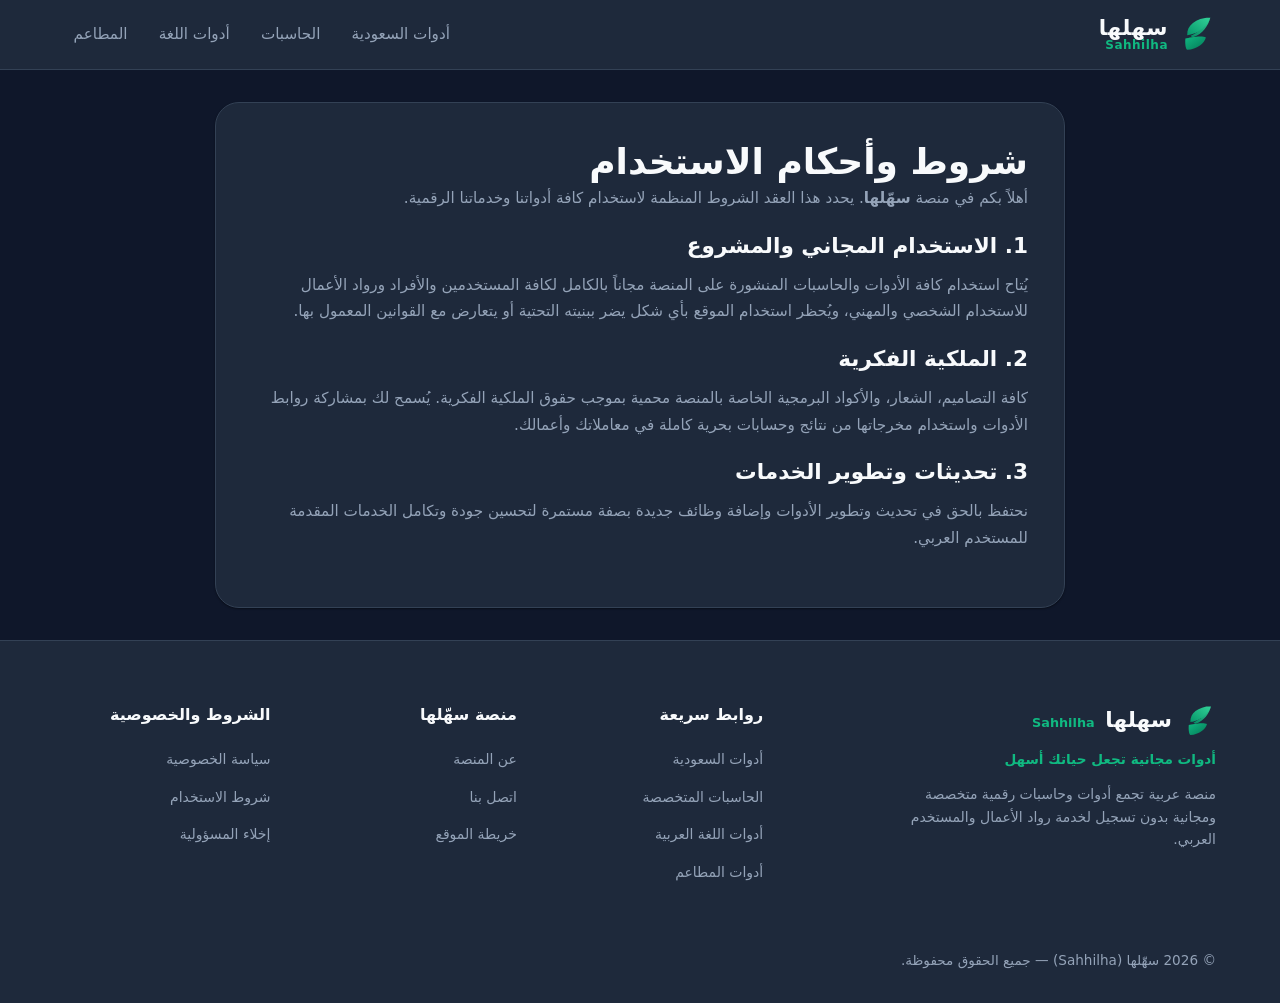
<file: terms.html>
<!DOCTYPE html>
<html lang="ar" dir="rtl" data-theme="dark">
<head>
  <meta charset="UTF-8">
  <meta name="viewport" content="width=device-width, initial-scale=1.0">
  <title>شروط الاستخدام | سهّلها</title>
  <meta name="description" content="شروط وأحكام استخدام منصة سهّلها للأدوات الرقمية والحاسبات المجانية.">
  <link rel="canonical" href="https://sahhilha.pages.dev/terms.html">
  <link rel="icon" type="image/svg+xml" href="/assets/icons/favicon.svg">
  <link rel="manifest" href="/manifest.json">
  <link rel="stylesheet" href="/assets/css/main.css">
  <link rel="stylesheet" href="/assets/css/responsive.css">

  <meta name="robots" content="index, follow">
  <meta property="og:image" content="https://sahhilha.pages.dev/assets/icons/favicon.svg">
  <meta name="twitter:image" content="https://sahhilha.pages.dev/assets/icons/favicon.svg">
  <meta property="og:type" content="website">
  <meta property="og:url" content="https://sahhilha.pages.dev/terms.html">
  <meta property="og:title" content="شروط الاستخدام | سهّلها">
  <meta property="og:description" content="شروط وأحكام استخدام أدوات وحاسبات منصة سهّلها.">
  <meta property="og:site_name" content="سهّلها - Sahhilha">
  <meta property="og:locale" content="ar_SA">
  <meta name="twitter:card" content="summary_large_image">
</head>
<body>
  <header class="site-header" role="banner">
    <div class="container header-container">
      <div class="brand-logo">
        <a href="/" aria-label="سهّلها - الصفحة الرئيسية" style="display:flex; align-items:center; gap:0.75rem; text-decoration:none;">
          <img src="/assets/images/logo-icon.svg" alt="شعار سهّلها" width="36" height="36" style="flex-shrink:0;">
          <div style="display:flex; flex-direction:column; line-height:1.15;">
            <span class="brand-name" style="font-weight:900; font-size:1.35rem; color:#f8fafc; letter-spacing:0.5px;">سهلها</span>
            <span class="brand-tagline" style="font-weight:700; font-size:0.75rem; color:#10b981; letter-spacing:0.5px;">Sahhilha</span>
          </div>
        </a>
      </div>

      <nav class="nav-links" aria-label="التنقل الرئيسي">
        <a href="/#saudi" class="nav-link">أدوات السعودية</a>
        <a href="/#calculators" class="nav-link">الحاسبات</a>
        <a href="/#arabic" class="nav-link">أدوات اللغة</a>
        <a href="/#restaurant" class="nav-link">المطاعم</a>
      </nav>
    </div>
  </header>

  <main class="main-content" id="main-content">
    <div class="container">
      <div class="info-article" style="max-width:850px; margin:2rem auto;">
        <h1>شروط وأحكام الاستخدام</h1>
        <p class="lead" style="color:var(--text-muted); line-height:1.7;">
          أهلاً بكم في منصة <strong>سهّلها</strong>. يحدد هذا العقد الشروط المنظمة لاستخدام كافة أدواتنا وخدماتنا الرقمية.
        </p>

        <h2>1. الاستخدام المجاني والمشروع</h2>
        <p>
          يُتاح استخدام كافة الأدوات والحاسبات المنشورة على المنصة مجاناً بالكامل لكافة المستخدمين والأفراد ورواد الأعمال للاستخدام الشخصي والمهني، ويُحظر استخدام الموقع بأي شكل يضر ببنيته التحتية أو يتعارض مع القوانين المعمول بها.
        </p>

        <h2>2. الملكية الفكرية</h2>
        <p>
          كافة التصاميم، الشعار، والأكواد البرمجية الخاصة بالمنصة محمية بموجب حقوق الملكية الفكرية. يُسمح لك بمشاركة روابط الأدوات واستخدام مخرجاتها من نتائج وحسابات بحرية كاملة في معاملاتك وأعمالك.
        </p>

        <h2>3. تحديثات وتطوير الخدمات</h2>
        <p>
          نحتفظ بالحق في تحديث وتطوير الأدوات وإضافة وظائف جديدة بصفة مستمرة لتحسين جودة وتكامل الخدمات المقدمة للمستخدم العربي.
        </p>
      </div>
    </div>
  </main>

  <footer class="site-footer" role="contentinfo">
    <div class="container footer-grid">
      <div class="footer-brand">
        <div style="display:flex; align-items:center; gap:0.75rem; margin-bottom:0.75rem;">
          <img src="/assets/images/logo-icon.svg" alt="شعار سهّلها" width="32" height="32">
          <div>
            <span class="brand-title" style="font-weight:900; font-size:1.35rem; color:#f8fafc;">سهلها</span>
            <span style="font-weight:700; font-size:0.8rem; color:#10b981; margin-right:0.35rem;">Sahhilha</span>
          </div>
        </div>
        <p style="color:#10b981; font-weight:700; font-size:0.85rem; margin-bottom:0.5rem;">أدوات مجانية تجعل حياتك أسهل</p>
        <p>منصة عربية تجمع أدوات وحاسبات رقمية متخصصة ومجانية بدون تسجيل لخدمة رواد الأعمال والمستخدم العربي.</p>
      </div>

      <div class="footer-col">
        <h4>روابط سريعة</h4>
        <ul class="footer-links">
          <li><a href="/#saudi">أدوات السعودية</a></li>
          <li><a href="/#calculators">الحاسبات المتخصصة</a></li>
          <li><a href="/#arabic">أدوات اللغة العربية</a></li>
          <li><a href="/#restaurant">أدوات المطاعم</a></li>
        </ul>
      </div>

      <div class="footer-col">
        <h4>منصة سهّلها</h4>
        <ul class="footer-links">
          <li><a href="/about.html">عن المنصة</a></li>
          <li><a href="/contact.html">اتصل بنا</a></li>
          <li><a href="/sitemap.xml">خريطة الموقع</a></li>
        </ul>
      </div>

      <div class="footer-col">
        <h4>الشروط والخصوصية</h4>
        <ul class="footer-links">
          <li><a href="/privacy.html">سياسة الخصوصية</a></li>
          <li><a href="/terms.html">شروط الاستخدام</a></li>
          <li><a href="/disclaimer.html">إخلاء المسؤولية</a></li>
        </ul>
      </div>
    </div>

    <div class="container footer-bottom">
      <p>© 2026 سهّلها (Sahhilha) — جميع الحقوق محفوظة.</p>
    </div>
  </footer>
  <script src="/config/config.js"></script>
  <script src="/assets/js/storage.js"></script>
  <script src="/assets/js/navigation.js"></script>
</body>
</html>
</file>
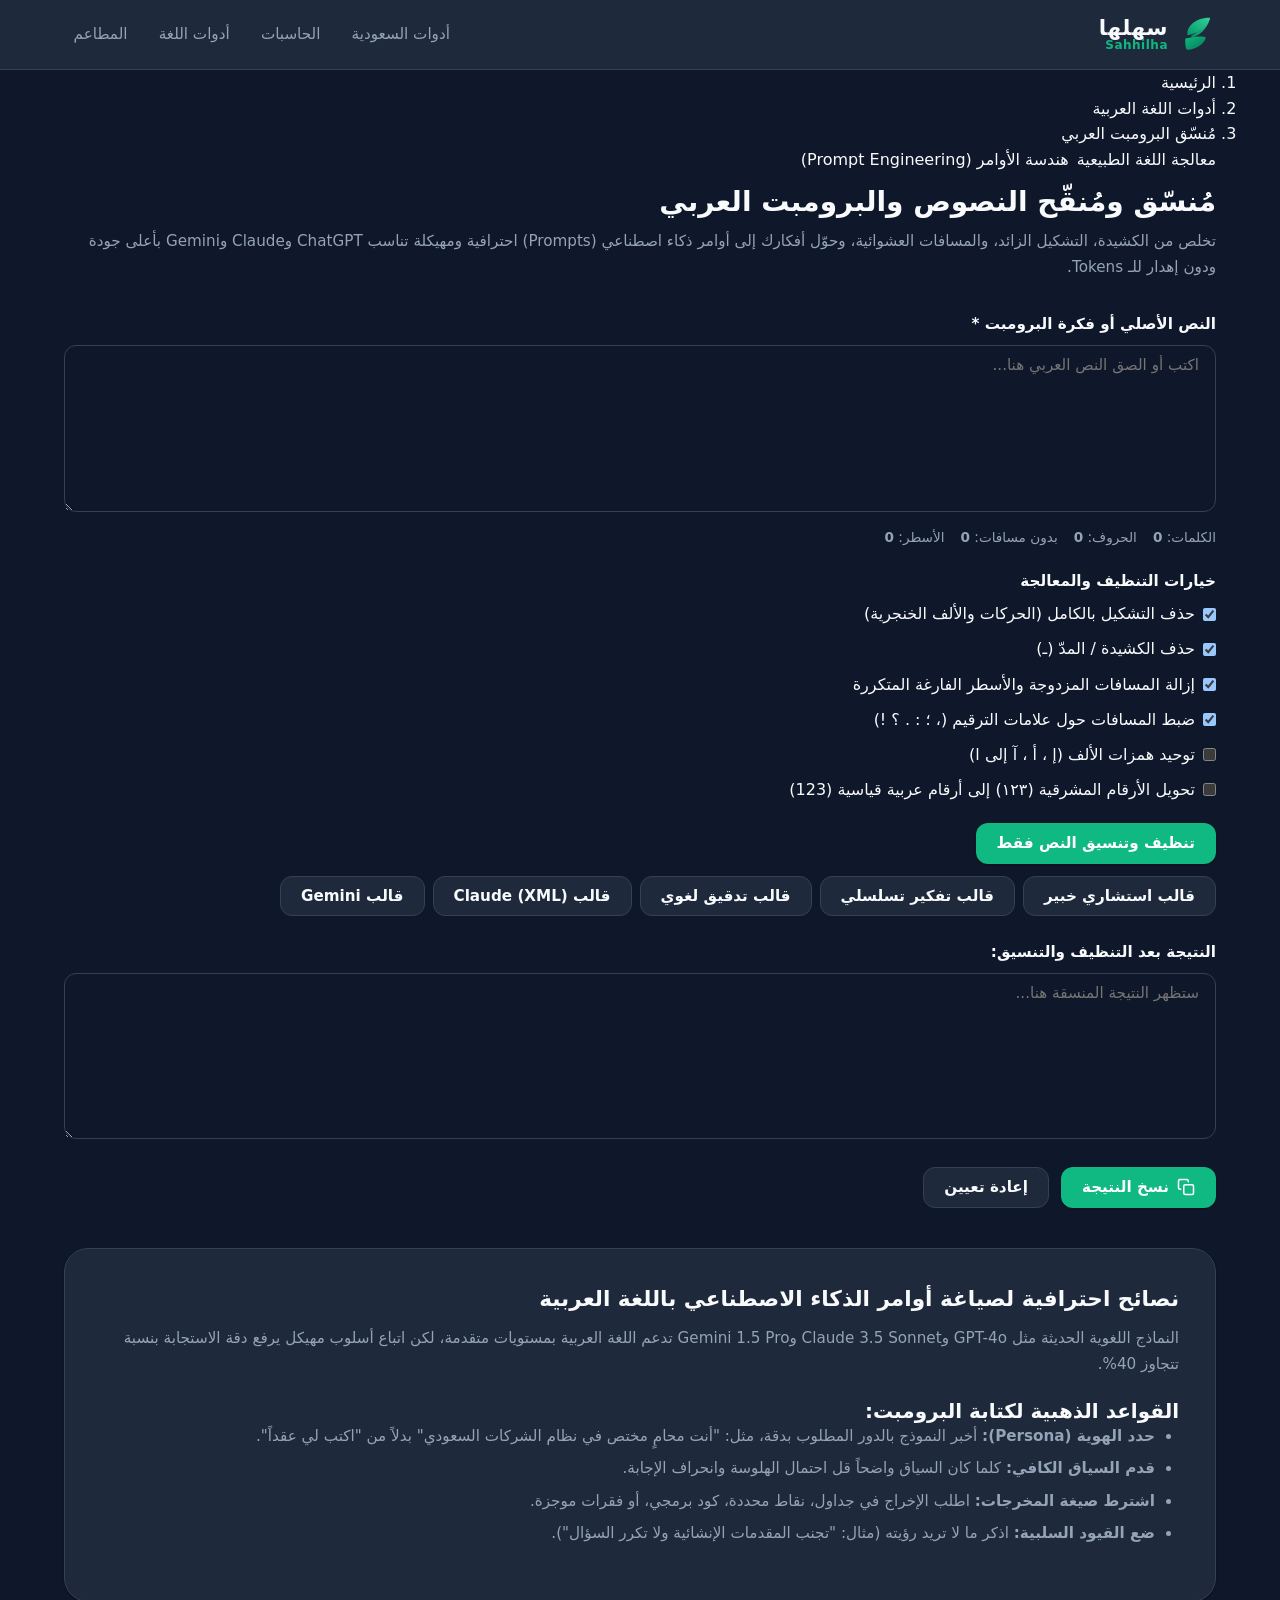
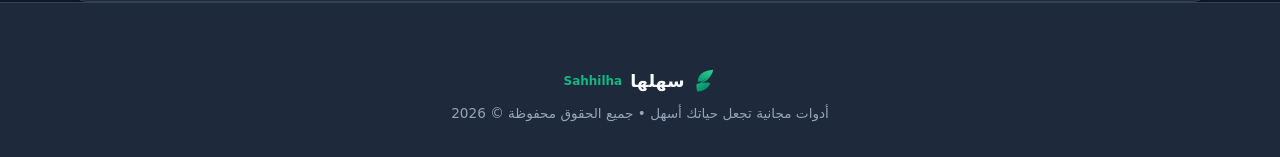
<file: ar/tools/arabic-prompt-formatter.html>
<!DOCTYPE html>
<html lang="ar" dir="rtl" data-theme="dark">
<head>
  <meta charset="UTF-8">
  <meta name="viewport" content="width=device-width, initial-scale=1.0">
  <title>مُنسّق ومُنقّح النصوص والبرومبت العربي للذكاء الاصطناعي | سهّلها</title>
  <meta name="description" content="أداة مجانية لتنظيف النصوص العربية من التشكيل والكشيدة، ضبط علامات الترقيم، وصياغة وتنسيق برومبت عربي احترافي لنماذج الذكاء الاصطناعي (ChatGPT, Claude, Gemini).">
  <meta name="keywords" content="برومبت عربي, تنسيق برومبت, تنظيف النصوص, حذف التشكيل, إزالة الكشيدة, هندسة الاوامر, prompt engineering, ذكاء اصطناعي">
  <link rel="canonical" href="https://sahhilha.pages.dev/ar/tools/arabic-prompt-formatter.html">
  <link rel="icon" type="image/svg+xml" href="/assets/icons/favicon.svg">
  <link rel="manifest" href="/manifest.json">
  <link rel="stylesheet" href="/assets/css/main.css">
  <link rel="stylesheet" href="/assets/css/responsive.css">

  <meta name="robots" content="index, follow">
  <meta property="og:image" content="https://sahhilha.pages.dev/assets/icons/favicon.svg">
  <meta name="twitter:image" content="https://sahhilha.pages.dev/assets/icons/favicon.svg">
  <!-- Open Graph / Facebook -->
  <meta property="og:type" content="website">
  <meta property="og:url" content="https://sahhilha.pages.dev/ar/tools/arabic-prompt-formatter.html">
  <meta property="og:title" content="مُنسّق ومُنقّح النصوص والبرومبت العربي | سهّلها">
  <meta property="og:description" content="نقّح نصوصك العربية وصمم أوامر برومبت احترافية موجهة لنماذج الذكاء الاصطناعي فوراً.">
  <meta property="og:site_name" content="سهّلها - Sahhilha">
  <meta property="og:locale" content="ar_SA">

  <!-- Twitter / X -->
  <meta name="twitter:card" content="summary_large_image">
  <meta name="twitter:title" content="مُنسّق البرومبت العربي للذكاء الاصطناعي | سهّلها">
  <meta name="twitter:description" content="أداة تنظيف النصوص العربية وصياغة أوامر الذكاء الاصطناعي بدقة.">

  <!-- Structured Data: WebApplication, BreadcrumbList, FAQPage -->
  <script type="application/ld+json">
  {
    "@context": "https://schema.org",
    "@graph": [
      {
        "@type": "WebApplication",
        "name": "منسق النصوص والبرومبت العربي",
        "url": "https://sahhilha.pages.dev/ar/tools/arabic-prompt-formatter.html",
        "applicationCategory": "UtilitiesApplication",
        "operatingSystem": "All",
        "offers": {
          "@type": "Offer",
          "price": "0",
          "priceCurrency": "SAR"
        },
        "description": "أداة لتنظيف ومعالجة النصوص العربية وصياغة أوامر ونماذج البرومبت للذكاء الاصطناعي."
      },
      {
        "@type": "BreadcrumbList",
        "itemListElement": [
          {
            "@type": "ListItem",
            "position": 1,
            "name": "الرئيسية",
            "item": "https://sahhilha.pages.dev/"
          },
          {
            "@type": "ListItem",
            "position": 2,
            "name": "أدوات اللغة العربية",
            "item": "https://sahhilha.pages.dev/#arabic"
          },
          {
            "@type": "ListItem",
            "position": 3,
            "name": "منسق البرومبت العربي",
            "item": "https://sahhilha.pages.dev/ar/tools/arabic-prompt-formatter.html"
          }
        ]
      },
      {
        "@type": "FAQPage",
        "mainEntity": [
          {
            "@type": "Question",
            "name": "لماذا يجب تنظيف النصوص والبرومبت العربي قبل إرساله للذكاء الاصطناعي؟",
            "acceptedAnswer": {
              "@type": "Answer",
              "text": "التشكيل المفرط والكشيدة (المدّ) تستهلك أعداداً مضاعفة من الرموز (Tokens) وتُربك نماذج الذكاء الاصطناعي، بينما يضمن النص المنظم والمنقح الحصول على أفضل جودة ودقة في الإجابة."
            }
          },
          {
            "@type": "Question",
            "name": "ما هي أفضل صيغة لكتابة برومبت عربي فعال؟",
            "acceptedAnswer": {
              "@type": "Answer",
              "text": "الهيكل المثالي يتكون من: تحديد الدور (Role)، المهمة المطلوبة بوضوح (Task)، السياق والمعلومات المساندة (Context)، القيود والممنوعات (Constraints)، وشكل المخرجات المطلوبة (Output Format)."
            }
          }
        ]
      }
    ]
  }
  </script>
</head>
<body>
  <header class="site-header" role="banner">
    <div class="container header-container">
      <div class="brand-logo">
        <a href="/" aria-label="سهّلها - الصفحة الرئيسية" style="display:flex; align-items:center; gap:0.75rem; text-decoration:none;">
          <img src="/assets/images/logo-icon.svg" alt="شعار سهّلها" width="36" height="36" style="flex-shrink:0;">
          <div style="display:flex; flex-direction:column; line-height:1.15;">
            <span class="brand-name" style="font-weight:900; font-size:1.35rem; color:#f8fafc; letter-spacing:0.5px;">سهلها</span>
            <span class="brand-tagline" style="font-weight:700; font-size:0.75rem; color:#10b981; letter-spacing:0.5px;">Sahhilha</span>
          </div>
        </a>
      </div>

      <nav class="nav-links" aria-label="التنقل الرئيسي">
        <a href="/#saudi" class="nav-link">أدوات السعودية</a>
        <a href="/#calculators" class="nav-link">الحاسبات</a>
        <a href="/#arabic" class="nav-link active">أدوات اللغة</a>
        <a href="/#restaurant" class="nav-link">المطاعم</a>
      </nav>
    </div>
  </header>

  <main class="main-content" id="main-content">
    <div class="container">
      <nav class="breadcrumb" aria-label="مسار التنقل">
        <ol class="breadcrumb-list">
          <li class="breadcrumb-item"><a href="/">الرئيسية</a></li>
          <li class="breadcrumb-item"><a href="/#arabic">أدوات اللغة العربية</a></li>
          <li class="breadcrumb-item active" aria-current="page">مُنسّق البرومبت العربي</li>
        </ol>
      </nav>

      <div class="tool-header">
        <div class="tool-badge-wrap">
          <span class="badge badge-arabic">معالجة اللغة الطبيعية</span>
          <span class="badge badge-featured">هندسة الأوامر (Prompt Engineering)</span>
        </div>
        <h1 class="tool-title">مُنسّق ومُنقّح النصوص والبرومبت العربي</h1>
        <p class="tool-description">
          تخلص من الكشيدة، التشكيل الزائد، والمسافات العشوائية، وحوّل أفكارك إلى أوامر ذكاء اصطناعي (Prompts) احترافية ومهيكلة تناسب ChatGPT وClaude وGemini بأعلى جودة ودون إهدار للـ Tokens.
        </p>
      </div>

      <div class="calculator-card">
        <div class="form-grid">
          <div class="form-group">
            <label for="raw-text" class="form-label">
              النص الأصلي أو فكرة البرومبت <span class="required">*</span>
            </label>
            <textarea id="raw-text" class="form-control" rows="8" placeholder="اكتب أو الصق النص العربي هنا..."></textarea>
            <div class="text-stats" style="margin-top: 0.5rem; display: flex; gap: 1rem; font-size: 0.85rem; color: var(--text-muted); flex-wrap: wrap;">
              <span>الكلمات: <strong id="cnt-words">0</strong></span>
              <span>الحروف: <strong id="cnt-chars">0</strong></span>
              <span>بدون مسافات: <strong id="cnt-chars-no-space">0</strong></span>
              <span>الأسطر: <strong id="cnt-lines">0</strong></span>
            </div>
          </div>

          <div class="form-group">
            <label class="form-label">خيارات التنظيف والمعالجة</label>
            <div style="display: flex; flex-direction: column; gap: 0.6rem; margin-top: 0.5rem;">
              <label style="display: flex; align-items: center; gap: 0.5rem; cursor: pointer;">
                <input type="checkbox" id="opt-tashkeel" checked>
                حذف التشكيل بالكامل (الحركات والألف الخنجرية)
              </label>
              <label style="display: flex; align-items: center; gap: 0.5rem; cursor: pointer;">
                <input type="checkbox" id="opt-tatweel" checked>
                حذف الكشيدة / المدّ (ـ)
              </label>
              <label style="display: flex; align-items: center; gap: 0.5rem; cursor: pointer;">
                <input type="checkbox" id="opt-clean-spaces" checked>
                إزالة المسافات المزدوجة والأسطر الفارغة المتكررة
              </label>
              <label style="display: flex; align-items: center; gap: 0.5rem; cursor: pointer;">
                <input type="checkbox" id="opt-punct-spaces" checked>
                ضبط المسافات حول علامات الترقيم (، ؛ : . ؟ !)
              </label>
              <label style="display: flex; align-items: center; gap: 0.5rem; cursor: pointer;">
                <input type="checkbox" id="opt-normalize-alef">
                توحيد همزات الألف (إ ، أ ، آ إلى ا)
              </label>
              <label style="display: flex; align-items: center; gap: 0.5rem; cursor: pointer;">
                <input type="checkbox" id="opt-digits">
                تحويل الأرقام المشرقية (١٢٣) إلى أرقام عربية قياسية (123)
              </label>
            </div>
          </div>
        </div>

        <div style="margin-top: 1rem; display: flex; gap: 0.75rem; flex-wrap: wrap;">
          <button type="button" class="btn btn-primary" onclick="cleanTextOnly()">
            تنظيف وتنسيق النص فقط
          </button>
          <div style="display: flex; gap: 0.5rem; flex-wrap: wrap;">
            <button type="button" class="btn btn-secondary" onclick="formatForAITemplate('expert')">
              قالب استشاري خبير
            </button>
            <button type="button" class="btn btn-secondary" onclick="formatForAITemplate('step_by_step')">
              قالب تفكير تسلسلي
            </button>
            <button type="button" class="btn btn-secondary" onclick="formatForAITemplate('proofread')">
              قالب تدقيق لغوي
            </button>
            <button type="button" class="btn btn-secondary" onclick="formatForAITemplate('claude')">
              قالب Claude (XML)
            </button>
            <button type="button" class="btn btn-secondary" onclick="formatForAITemplate('gemini')">
              قالب Gemini
            </button>
          </div>
        </div>

        <div class="form-group" style="margin-top: 1.5rem;">
          <label for="cleaned-text" class="form-label">النتيجة بعد التنظيف والتنسيق:</label>
          <textarea id="cleaned-text" class="form-control" rows="8" readonly placeholder="ستظهر النتيجة المنسقة هنا..."></textarea>
        </div>

        <div style="display: flex; gap: 0.75rem; margin-top: 1rem; flex-wrap: wrap;">
          <button type="button" class="btn btn-primary" onclick="copyCleaned()">
            <svg width="18" height="18" viewBox="0 0 24 24" fill="none" stroke="currentColor" stroke-width="2" stroke-linecap="round" stroke-linejoin="round"><rect x="9" y="9" width="13" height="13" rx="2" ry="2"></rect><path d="M5 15H4a2 2 0 0 1-2-2V4a2 2 0 0 1 2-2h9a2 2 0 0 1 2 2v1"></path></svg>
            نسخ النتيجة
          </button>
          <button type="button" class="btn btn-secondary" onclick="resetAll()">
            إعادة تعيين
          </button>
        </div>
      </div>

      <article class="info-article">
        <h2>نصائح احترافية لصياغة أوامر الذكاء الاصطناعي باللغة العربية</h2>
        <p>
          النماذج اللغوية الحديثة مثل GPT-4o وClaude 3.5 Sonnet وGemini 1.5 Pro تدعم اللغة العربية بمستويات متقدمة، لكن اتباع أسلوب مهيكل يرفع دقة الاستجابة بنسبة تتجاوز 40%.
        </p>

        <h3>القواعد الذهبية لكتابة البرومبت:</h3>
        <ul>
          <li><strong>حدد الهوية (Persona):</strong> أخبر النموذج بالدور المطلوب بدقة، مثل: "أنت محامٍ مختص في نظام الشركات السعودي" بدلاً من "اكتب لي عقداً".</li>
          <li><strong>قدم السياق الكافي:</strong> كلما كان السياق واضحاً قل احتمال الهلوسة وانحراف الإجابة.</li>
          <li><strong>اشترط صيغة المخرجات:</strong> اطلب الإخراج في جداول، نقاط محددة، كود برمجي، أو فقرات موجزة.</li>
          <li><strong>ضع القيود السلبية:</strong> اذكر ما لا تريد رؤيته (مثال: "تجنب المقدمات الإنشائية ولا تكرر السؤال").</li>
        </ul>
      </article>
    </div>
  </main>

  <footer class="site-footer" role="contentinfo">
    <div class="container" style="text-align:center; display:flex; flex-direction:column; align-items:center; gap:0.5rem;">
      <div style="display:flex; align-items:center; gap:0.5rem;">
        <img src="/assets/images/logo-icon.svg" alt="شعار سهّلها" width="24" height="24">
        <span style="font-weight:800; font-size:1.1rem; color:#f8fafc;">سهلها</span>
        <span style="font-weight:700; font-size:0.75rem; color:#10b981;">Sahhilha</span>
      </div>
      <p style="font-size:0.85rem; color:var(--text-muted); margin:0;">أدوات مجانية تجعل حياتك أسهل • جميع الحقوق محفوظة © 2026</p>
    </div>
  </footer>

  <script>
    const input = document.getElementById('raw-text');
    input.addEventListener('input', updateStats);

    function updateStats() {
      const text = input.value;
      const trimmed = text.trim();
      document.getElementById('cnt-words').textContent = trimmed ? trimmed.split(/\s+/).length.toLocaleString('en-US') : 0;
      document.getElementById('cnt-chars').textContent = text.length.toLocaleString('en-US');
      document.getElementById('cnt-chars-no-space').textContent = text.replace(/\s/g, '').length.toLocaleString('en-US');
      document.getElementById('cnt-lines').textContent = text ? text.split('\n').length.toLocaleString('en-US') : 0;
    }

    function processText(str) {
      if (!str) return '';

      let res = str;

      // Remove Tashkeel & Dagger Alif
      if (document.getElementById('opt-tashkeel').checked) {
        res = res.replace(/[\u064B-\u0652\u0670\u0653-\u0655]/g, '');
      }

      // Remove Tatweel / Kashida
      if (document.getElementById('opt-tatweel').checked) {
        res = res.replace(/ـ+/g, '');
      }

      // Clean spaces & empty lines
      if (document.getElementById('opt-clean-spaces').checked) {
        res = res.replace(/[ \t]+/g, ' ');
        res = res.replace(/\n\s*\n\s*\n+/g, '\n\n');
      }

      // Reduce repeated punctuation
      res = res.replace(/([؟?!]){2,}/g, '$1');
      res = res.replace(/(،){2,}/g, '،');
      res = res.replace(/(\.) {3,}/g, '...');

      // Punctuation spacing without breaking URLs or numbers
      if (document.getElementById('opt-punct-spaces').checked) {
        res = res.replace(/\s+([،؛:؟!])/g, '$1');
        res = res.replace(/([،؛:؟!])([^\s0-9٠-٩\/\.\-_،؛:?!])/g, '$1 $2');
        res = res.replace(/(\.)([^\s0-9٠-٩a-zA-Z\/\.\-_،؛:?!])/g, '$1 $2');
      }

      // Normalize Alef
      if (document.getElementById('opt-normalize-alef').checked) {
        res = res.replace(/[إأآ]/g, 'ا');
      }

      // Convert Arabic-Indic digits to English digits
      if (document.getElementById('opt-digits').checked) {
        res = res.replace(/[٠-٩]/g, d => '٠١٢٣٤٥٦٧٨٩'.indexOf(d));
      }

      return res.trim();
    }

    function cleanTextOnly() {
      const raw = document.getElementById('raw-text').value;
      if (!raw.trim()) {
        if (window.App && window.App.showToast) {
          window.App.showToast('يرجى كتابة أو لصق نص لمعالجته أولاً', 'warning');
        }
        return;
      }
      const cleaned = processText(raw);
      document.getElementById('cleaned-text').value = cleaned;
      if (window.App && window.App.showToast) {
        window.App.showToast('تم تنظيف وتنسيق النص بنجاح', 'success');
      }
    }

    function formatForAITemplate(type) {
      const raw = document.getElementById('raw-text').value;
      if (!raw.trim()) {
        if (window.App && window.App.showToast) {
          window.App.showToast('يرجى كتابة الفكرة أو المهمة الأساسية أولاً', 'warning');
        }
        return;
      }

      const cleaned = processText(raw);
      let output = '';

      if (type === 'expert') {
        output = `### الدور المحدد (Role):\nأنت خبير واستشاري متخصص باللغة العربية يتميز بالدقة والاحترافية.\n\n### المهمة المطلوبة (Task):\n${cleaned}\n\n### شروط الصياغة والمخرجات (Guidelines):\n1. الالتزام باللغة العربية الفصحى السليمة وتجنب الركاكة والترجمة الحرفية.\n2. استخدام التنسيق الهيكلي (عناوين فرعية، نقاط رئيسية، جداول مقارنة عند الحاجة).\n3. تقديم أمثلة وتطبيقات عملية واقعية قابلة للتنفيذ المباشر.\n4. تجنب الحشو والمقدمات الإنشائية الطويلة والدخول في صلب الموضوع فوراً.`;
      } else if (type === 'step_by_step') {
        output = `### التفكير التسلسلي المنطقي (Chain-of-Thought):\nيرجى التفكير خطوة بخطوة في المسألة التالية قبل صياغة الحل النهائي:\n\n### نص المسألة أو التحدي:\n${cleaned}\n\n### خطوات الإجابة المطلوبة:\n1. تحليل المعطيات والعناصر الأساسية وتحديد المشكلة بدقة.\n2. سرد الفرضيات والبدائل الممكنة.\n3. تقييم كل بديل وتحديد الأنسب مدعوماً بالأسباب المنطقية.\n4. تلخيص القرار النهائي في قائمة إجراءات تنفيذية موجزة.`;
      } else if (type === 'proofread') {
        output = `### الدور:\nأنت مدقق لغوي خبير في النحو والصرف والأسلوب العربي الرصين.\n\n### النص المطلوب تدقيقه وتحسينه:\n\"\"\"\n${cleaned}\n\"\"\"\n\n### المطلوب بدقة:\n1. تصحيح أي أخطاء إملائية أو نحوية أو علامات ترقيم.\n2. إعادة صياغة العبارات الركيكة لتصبح أكثر فصاحة وجزالة.\n3. توضيح أهم التعديلات التي تم إجراؤها في جدول مقارنة (قبل / بعد) مع ذكر سبب التعديل.`;
      } else if (type === 'claude') {
        output = `<instructions>\nأنت مساعد ذكي فائق الدقة. مهمتك تنفيذ التعليمات التالية باللغة العربية الفصحى.\n</instructions>\n\n<task>\n${cleaned}\n</task>\n\n<guidelines>\n- تحدث بنبرة مهنية واضحة ومباشرة.\n- قدم النتيجة داخل وسوم منسقة ونقاط واضحة.\n- لا تكرر سياق السؤال أو تضيف مقدمات ترحيبية غير لازمة.\n</guidelines>`;
      } else if (type === 'gemini') {
        output = `**الهدف:** إنجاز المهمة التالية بأعلى درجات الدقة والوضوح باللغة العربية:\n\n**المهمة:**\n${cleaned}\n\n**الشروط والقيود:**\n* استخدام التنسيق الغني بنقاط وجداول ملخصة.\n* الدخول في الإجابة مباشرة بدون مقدمات.\n* ذكر التوصيات العملية والأمثلة الواقعية.`;
      }

      document.getElementById('cleaned-text').value = output;
      if (window.App && window.App.showToast) {
        window.App.showToast('تم تطبيق قالب البرومبت وتجهيزه للنسخ', 'success');
      }
    }

    function copyCleaned() {
      const text = document.getElementById('cleaned-text').value;
      if (!text.trim()) {
        if (window.App && window.App.showToast) {
          window.App.showToast('لا توجد نتيجة منسقة لنسخها حالياً', 'warning');
        }
        return;
      }
      if (navigator.clipboard) {
        navigator.clipboard.writeText(text).then(() => {
          if (window.App && window.App.showToast) {
            window.App.showToast('تم نسخ النتيجة إلى الحافظة بنجاح', 'success');
          }
        });
      }
    }

    function resetAll() {
      document.getElementById('raw-text').value = '';
      document.getElementById('cleaned-text').value = '';
      updateStats();
    }
  </script>
  <script src="/config/config.js"></script>
  <script src="/assets/js/storage.js"></script>
  <script src="/assets/js/navigation.js"></script>
  <script src="/assets/js/share.js"></script>
</body>
</html>
</file>
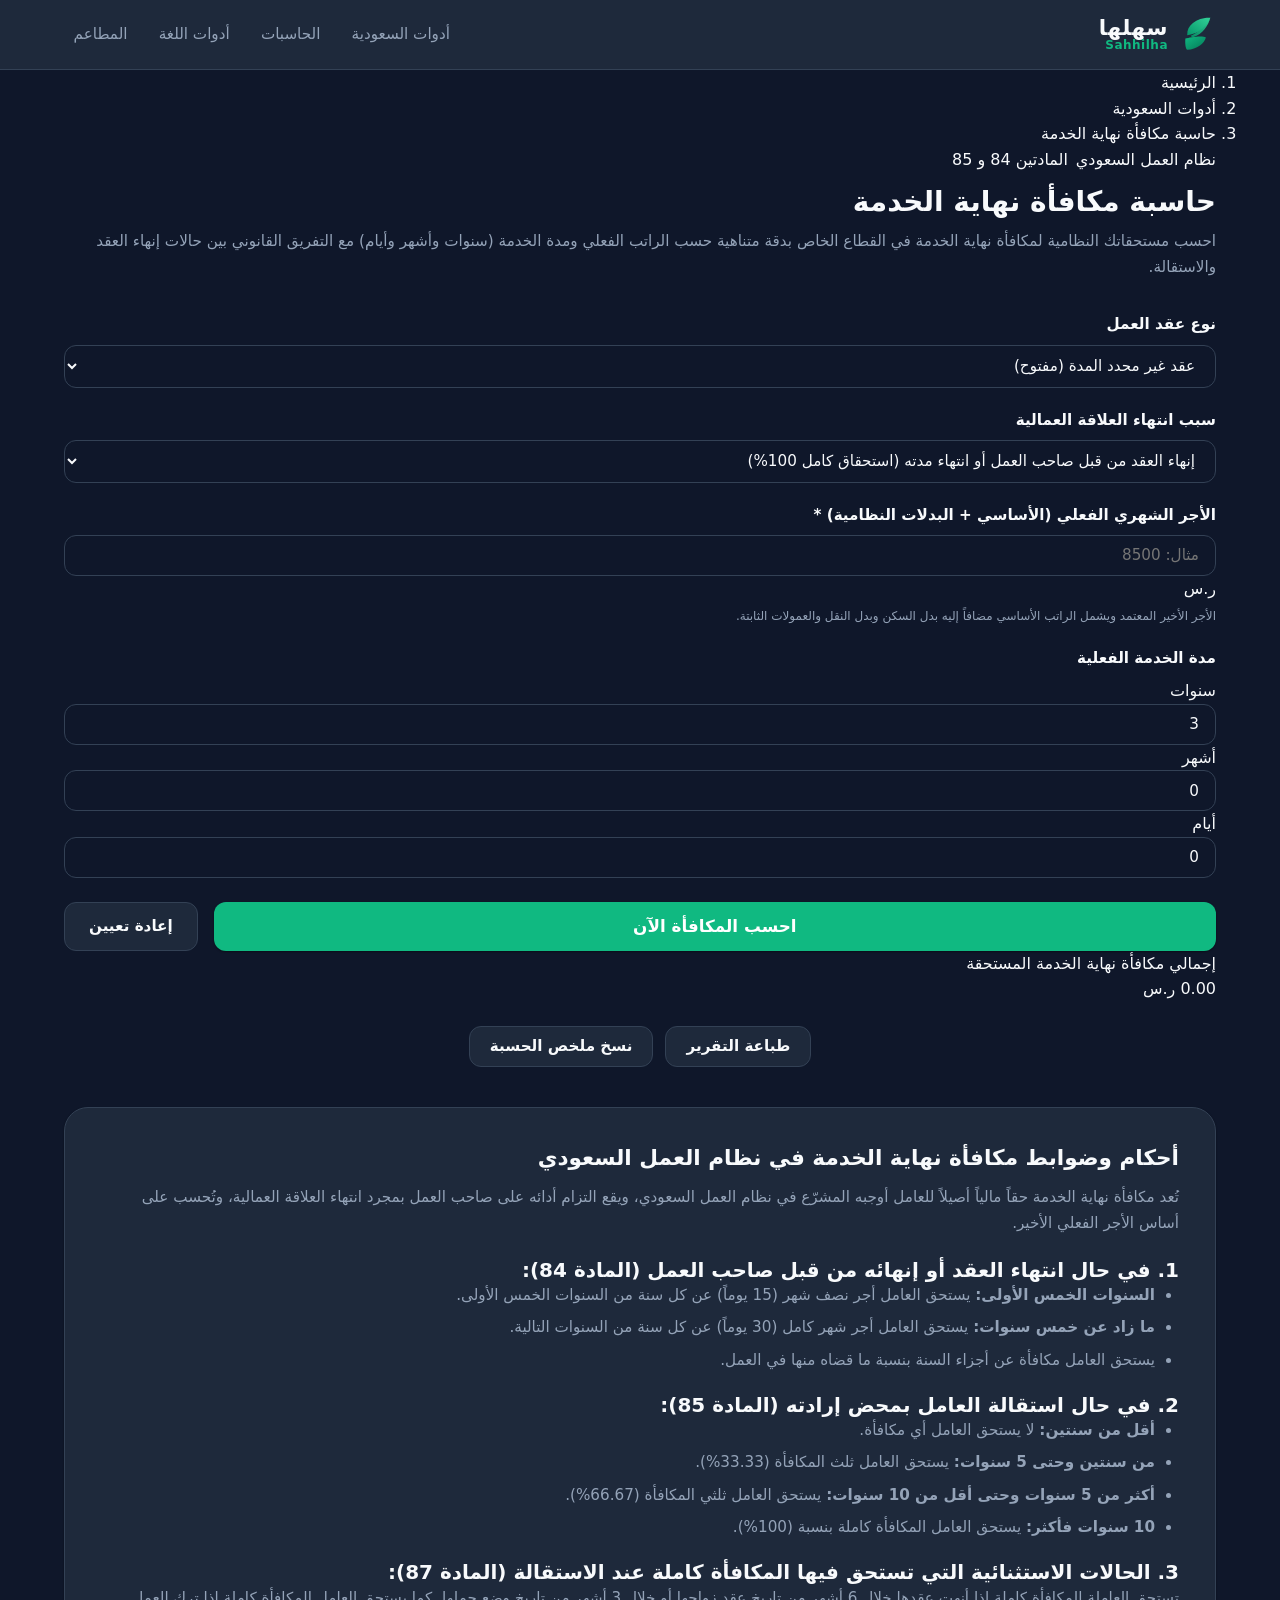
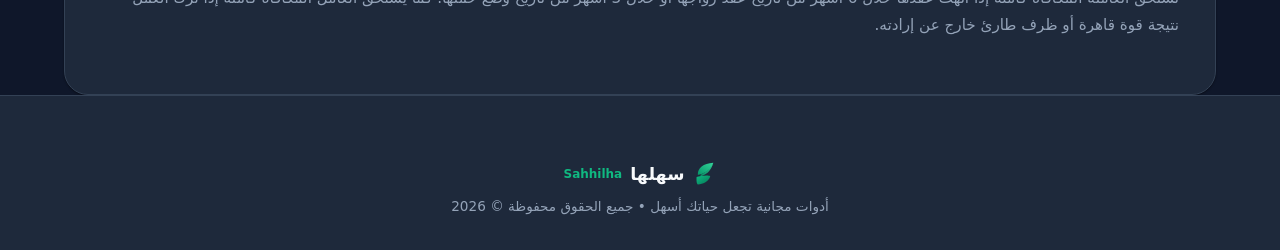
<file: ar/tools/end-of-service-calculator.html>
<!DOCTYPE html>
<html lang="ar" dir="rtl" data-theme="dark">
<head>
  <meta charset="UTF-8">
  <meta name="viewport" content="width=device-width, initial-scale=1.0">
  <title>حاسبة مكافأة نهاية الخدمة (نظام العمل السعودي) | سهّلها</title>
  <meta name="description" content="احسب مكافأة نهاية الخدمة بدقة متناهية وفقاً للمادتين 84 و85 من نظام العمل السعودي بالسنوات والأشهر والأيام في حالات إنهاء العقد والاستقالة.">
  <meta name="keywords" content="نهاية الخدمة, حاسبة نهاية الخدمة, مكافأة نهاية الخدمة, نظام العمل السعودي, المادة 84, المادة 85, استقالة, حساب مستحقات">
  <link rel="canonical" href="https://sahhilha.pages.dev/ar/tools/end-of-service-calculator.html">
  <link rel="icon" type="image/svg+xml" href="/assets/icons/favicon.svg">
  <link rel="manifest" href="/manifest.json">
  <link rel="stylesheet" href="/assets/css/main.css">
  <link rel="stylesheet" href="/assets/css/responsive.css">

  <meta name="robots" content="index, follow">
  <meta property="og:image" content="https://sahhilha.pages.dev/assets/icons/favicon.svg">
  <meta name="twitter:image" content="https://sahhilha.pages.dev/assets/icons/favicon.svg">
  <!-- Open Graph / Facebook -->
  <meta property="og:type" content="website">
  <meta property="og:url" content="https://sahhilha.pages.dev/ar/tools/end-of-service-calculator.html">
  <meta property="og:title" content="حاسبة مكافأة نهاية الخدمة (نظام العمل السعودي) | سهّلها">
  <meta property="og:description" content="احسب مكافأة نهاية الخدمة بدقة متناهية وفقاً للمادتين 84 و85 من نظام العمل السعودي بالسنوات والأشهر والأيام.">
  <meta property="og:site_name" content="سهّلها - Sahhilha">
  <meta property="og:locale" content="ar_SA">

  <!-- Twitter / X -->
  <meta name="twitter:card" content="summary_large_image">
  <meta name="twitter:title" content="حاسبة مكافأة نهاية الخدمة (نظام العمل السعودي) | سهّلها">
  <meta name="twitter:description" content="احسب مكافأة نهاية الخدمة بدقة متناهية وفقاً للمادتين 84 و85 من نظام العمل السعودي.">

  <!-- Structured Data: WebApplication, BreadcrumbList, FAQPage -->
  <script type="application/ld+json">
  {
    "@context": "https://schema.org",
    "@graph": [
      {
        "@type": "WebApplication",
        "name": "حاسبة مكافأة نهاية الخدمة السعودية",
        "url": "https://sahhilha.pages.dev/ar/tools/end-of-service-calculator.html",
        "applicationCategory": "BusinessApplication",
        "operatingSystem": "All",
        "offers": {
          "@type": "Offer",
          "price": "0",
          "priceCurrency": "SAR"
        },
        "description": "أداة مجانية لحساب مكافأة نهاية الخدمة للموظفين والعمال في السعودية وفق نظام العمل الصادر عن وزارة الموارد البشرية."
      },
      {
        "@type": "BreadcrumbList",
        "itemListElement": [
          {
            "@type": "ListItem",
            "position": 1,
            "name": "الرئيسية",
            "item": "https://sahhilha.pages.dev/"
          },
          {
            "@type": "ListItem",
            "position": 2,
            "name": "أدوات السعودية",
            "item": "https://sahhilha.pages.dev/#saudi"
          },
          {
            "@type": "ListItem",
            "position": 3,
            "name": "حاسبة مكافأة نهاية الخدمة",
            "item": "https://sahhilha.pages.dev/ar/tools/end-of-service-calculator.html"
          }
        ]
      },
      {
        "@type": "FAQPage",
        "mainEntity": [
          {
            "@type": "Question",
            "name": "كيف تُحسب مكافأة نهاية الخدمة في نظام العمل السعودي؟",
            "acceptedAnswer": {
              "@type": "Answer",
              "text": "وفق المادة 84 من نظام العمل السعودي، يستحق العامل أجر نصف شهر عن كل سنة من السنوات الخمس الأولى، وأجر شهر كامل عن كل سنة من السنوات التالية، ويُعتمد الأجر الفعلي الأخير كأساس لاحتساب المكافأة."
            }
          },
          {
            "@type": "Question",
            "name": "كم يستحق العامل في حال الاستقالة؟",
            "acceptedAnswer": {
              "@type": "Answer",
              "text": "وفق المادة 85: إذا كانت الخدمة أقل من سنتين فلا يستحق مكافأة، ومن سنتين إلى 5 سنوات يستحق ثلث المكافأة (33.33%)، ومن 5 إلى أقل من 10 سنوات يستحق ثلثي المكافأة (66.67%)، وإذا بلغت الخدمة 10 سنوات فأكثر يستحق المكافأة كاملة (100%)."
            }
          }
        ]
      }
    ]
  }
  </script>
</head>
<body>
  <header class="site-header" role="banner">
    <div class="container header-container">
      <div class="brand-logo">
        <a href="/" aria-label="سهّلها - الصفحة الرئيسية" style="display:flex; align-items:center; gap:0.75rem; text-decoration:none;">
          <img src="/assets/images/logo-icon.svg" alt="شعار سهّلها" width="36" height="36" style="flex-shrink:0;">
          <div style="display:flex; flex-direction:column; line-height:1.15;">
            <span class="brand-name" style="font-weight:900; font-size:1.35rem; color:#f8fafc; letter-spacing:0.5px;">سهلها</span>
            <span class="brand-tagline" style="font-weight:700; font-size:0.75rem; color:#10b981; letter-spacing:0.5px;">Sahhilha</span>
          </div>
        </a>
      </div>

      <nav class="nav-links" aria-label="التنقل الرئيسي">
        <a href="/#saudi" class="nav-link active">أدوات السعودية</a>
        <a href="/#calculators" class="nav-link">الحاسبات</a>
        <a href="/#arabic" class="nav-link">أدوات اللغة</a>
        <a href="/#restaurant" class="nav-link">المطاعم</a>
      </nav>
    </div>
  </header>

  <main class="main-content" id="main-content">
    <div class="container">
      <nav class="breadcrumb" aria-label="مسار التنقل">
        <ol class="breadcrumb-list">
          <li class="breadcrumb-item"><a href="/">الرئيسية</a></li>
          <li class="breadcrumb-item"><a href="/#saudi">أدوات السعودية</a></li>
          <li class="breadcrumb-item active" aria-current="page">حاسبة مكافأة نهاية الخدمة</li>
        </ol>
      </nav>

      <div class="tool-header">
        <div class="tool-badge-wrap">
          <span class="badge badge-saudi">نظام العمل السعودي</span>
          <span class="badge badge-featured">المادتين 84 و 85</span>
        </div>
        <h1 class="tool-title">حاسبة مكافأة نهاية الخدمة</h1>
        <p class="tool-description">
          احسب مستحقاتك النظامية لمكافأة نهاية الخدمة في القطاع الخاص بدقة متناهية حسب الراتب الفعلي ومدة الخدمة (سنوات وأشهر وأيام) مع التفريق القانوني بين حالات إنهاء العقد والاستقالة.
        </p>
      </div>

      <div class="calculator-card">
        <form id="eos-form" onsubmit="event.preventDefault(); calculateEOS();">
          <div class="form-grid">
            <div class="form-group">
              <label for="contract-type" class="form-label">نوع عقد العمل</label>
              <select id="contract-type" class="form-control" onchange="handleContractChange()">
                <option value="unlimited">عقد غير محدد المدة (مفتوح)</option>
                <option value="fixed">عقد محدد المدة</option>
              </select>
            </div>

            <div class="form-group">
              <label for="reason" class="form-label">سبب انتهاء العلاقة العمالية</label>
              <select id="reason" class="form-control">
                <option value="terminated">إنهاء العقد من قبل صاحب العمل أو انتهاء مدته (استحقاق كامل 100%)</option>
                <option value="mutual_agreement">إنهاء العقد باتفاق الطرفين كتابياً (المادة 74 فقرة 1 - استحقاق كامل 100%)</option>
                <option value="resignation">استقالة العامل (تخضع لنسب سنوات الخدمة وفق المادة 85)</option>
                <option value="force_majeure">فسخ العقد لظرف طارئ أو قوة قاهرة خارجة عن الإرادة (استحقاق كامل 100%)</option>
                <option value="female_leave">استقالة العاملة خلال 6 أشهر من الزواج أو 3 أشهر من الوضع (المادة 87 - كامل 100%)</option>
              </select>
            </div>
          </div>

          <div class="form-group">
            <label for="wage" class="form-label">
              الأجر الشهري الفعلي (الأساسي + البدلات النظامية) <span class="required">*</span>
            </label>
            <div class="input-with-addon">
              <input type="number" id="wage" class="form-control" min="1" step="0.01" placeholder="مثال: 8500" required>
              <span class="input-addon">ر.س</span>
            </div>
            <small class="form-hint">الأجر الأخير المعتمد ويشمل الراتب الأساسي مضافاً إليه بدل السكن وبدل النقل والعمولات الثابتة.</small>
          </div>

          <div class="form-group">
            <label class="form-label">مدة الخدمة الفعلية</label>
            <div class="duration-grid">
              <div>
                <label for="years" class="sub-label">سنوات</label>
                <input type="number" id="years" class="form-control" min="0" value="3" placeholder="0">
              </div>
              <div>
                <label for="months" class="sub-label">أشهر</label>
                <input type="number" id="months" class="form-control" min="0" max="11" value="0" placeholder="0">
              </div>
              <div>
                <label for="days" class="sub-label">أيام</label>
                <input type="number" id="days" class="form-control" min="0" max="30" value="0" placeholder="0">
              </div>
            </div>
          </div>

          <div style="display: flex; gap: 1rem; margin-top: 1.5rem; flex-wrap: wrap;">
            <button type="submit" class="btn btn-primary" style="flex:1; min-width:200px; font-size:1.05rem; padding:0.85rem;">
              احسب المكافأة الآن
            </button>
            <button type="button" class="btn btn-secondary" onclick="resetEOSForm()" style="padding:0.85rem 1.5rem;">
              إعادة تعيين
            </button>
          </div>
        </form>

        <div id="eos-result" class="result-box" aria-live="polite">
          <div class="result-title">إجمالي مكافأة نهاية الخدمة المستحقة</div>
          <div class="result-value" id="eos-total">0.00 ر.س</div>
          <div class="result-breakdown" id="eos-notes"></div>

          <div style="margin-top: 1.5rem; display:flex; gap:0.75rem; justify-content:center; flex-wrap:wrap;">
            <button type="button" class="btn btn-secondary no-print" onclick="window.print()">طباعة التقرير</button>
            <button type="button" class="btn btn-secondary no-print" onclick="copyEOSSummary()">نسخ ملخص الحسبة</button>
          </div>
        </div>
      </div>

      <article class="info-article">
        <h2>أحكام وضوابط مكافأة نهاية الخدمة في نظام العمل السعودي</h2>
        <p>
          تُعد مكافأة نهاية الخدمة حقاً مالياً أصيلاً للعامل أوجبه المشرّع في نظام العمل السعودي، ويقع التزام أدائه على صاحب العمل بمجرد انتهاء العلاقة العمالية، وتُحسب على أساس الأجر الفعلي الأخير.
        </p>

        <h3>1. في حال انتهاء العقد أو إنهائه من قبل صاحب العمل (المادة 84):</h3>
        <ul>
          <li><strong>السنوات الخمس الأولى:</strong> يستحق العامل أجر نصف شهر (15 يوماً) عن كل سنة من السنوات الخمس الأولى.</li>
          <li><strong>ما زاد عن خمس سنوات:</strong> يستحق العامل أجر شهر كامل (30 يوماً) عن كل سنة من السنوات التالية.</li>
          <li>يستحق العامل مكافأة عن أجزاء السنة بنسبة ما قضاه منها في العمل.</li>
        </ul>

        <h3>2. في حال استقالة العامل بمحض إرادته (المادة 85):</h3>
        <ul>
          <li><strong>أقل من سنتين:</strong> لا يستحق العامل أي مكافأة.</li>
          <li><strong>من سنتين وحتى 5 سنوات:</strong> يستحق العامل ثلث المكافأة (33.33%).</li>
          <li><strong>أكثر من 5 سنوات وحتى أقل من 10 سنوات:</strong> يستحق العامل ثلثي المكافأة (66.67%).</li>
          <li><strong>10 سنوات فأكثر:</strong> يستحق العامل المكافأة كاملة بنسبة (100%).</li>
        </ul>

        <h3>3. الحالات الاستثنائية التي تستحق فيها المكافأة كاملة عند الاستقالة (المادة 87):</h3>
        <p>
          تستحق العاملة المكافأة كاملة إذا أنهت عقدها خلال 6 أشهر من تاريخ عقد زواجها أو خلال 3 أشهر من تاريخ وضع حملها. كما يستحق العامل المكافأة كاملة إذا ترك العمل نتيجة قوة قاهرة أو ظرف طارئ خارج عن إرادته.
        </p>
      </article>
    </div>
  </main>

  <footer class="site-footer" role="contentinfo">
    <div class="container" style="text-align:center; display:flex; flex-direction:column; align-items:center; gap:0.5rem;">
      <div style="display:flex; align-items:center; gap:0.5rem;">
        <img src="/assets/images/logo-icon.svg" alt="شعار سهّلها" width="24" height="24">
        <span style="font-weight:800; font-size:1.1rem; color:#f8fafc;">سهلها</span>
        <span style="font-weight:700; font-size:0.75rem; color:#10b981;">Sahhilha</span>
      </div>
      <p style="font-size:0.85rem; color:var(--text-muted); margin:0;">أدوات مجانية تجعل حياتك أسهل • جميع الحقوق محفوظة © 2026</p>
    </div>
  </footer>

  <script>
    function handleContractChange() {
      const type = document.getElementById('contract-type').value;
      const reasonSelect = document.getElementById('reason');
      // If contract is fixed, resignation rules can be customized or cautioned
    }

    function calculateEOS() {
      const wageInput = document.getElementById('wage');
      const wage = parseFloat(wageInput.value) || 0;
      const contractType = document.getElementById('contract-type').value;
      const reason = document.getElementById('reason').value;

      const years = Math.max(0, parseInt(document.getElementById('years').value, 10) || 0);
      const months = Math.min(11, Math.max(0, parseInt(document.getElementById('months').value, 10) || 0));
      const days = Math.min(30, Math.max(0, parseInt(document.getElementById('days').value, 10) || 0));

      const totalYears = years + (months / 12) + (days / 365);

      if (totalYears <= 0 || wage <= 0) {
        if (window.App && window.App.showToast) {
          window.App.showToast('يرجى إدخال أجر شهري صحيح ومدة خدمة أكبر من صفر', 'warning');
        }
        return;
      }

      // Base Calculation according to Article 84:
      // Half-month wage for first 5 years, Full month wage for subsequent years
      let first5Amount = 0;
      let after5Amount = 0;

      if (totalYears <= 5) {
        first5Amount = totalYears * 0.5 * wage;
      } else {
        first5Amount = 5 * 0.5 * wage;
        after5Amount = (totalYears - 5) * 1.0 * wage;
      }

      const baseGratuity = first5Amount + after5Amount;

      // Determine Entitlement Factor according to Article 85 and reason
      let factor = 1.0;
      let ratioText = "استحقاق كامل للمكافأة (100%) وفقاً للمادة 84 من نظام العمل.";

      if (reason === "resignation") {
        if (contractType === "fixed") {
          ratioText = "في العقد محدد المدة، تترتب الاستقالة قبل نهاية المدة على اتفاق الطرفين أو شروط العقد المبرم، ولأغراض الاحتساب تم تطبيق نسب المادة 85:";
        }

        if (totalYears < 2) {
          factor = 0.0;
          ratioText = "مدة الخدمة أقل من سنتين بالاستقالة: لا يستحق العامل مكافأة نهاية خدمة (0%) وفق المادة 85.";
        } else if (totalYears <= 5) {
          factor = 1.0 / 3.0;
          ratioText = "مدة الخدمة من سنتين حتى 5 سنوات بالاستقالة: يستحق العامل ثلث المكافأة (33.33%) وفق المادة 85.";
        } else if (totalYears < 10) {
          factor = 2.0 / 3.0;
          ratioText = "مدة الخدمة أكثر من 5 سنوات وأقل من 10 سنوات بالاستقالة: يستحق العامل ثلثي المكافأة (66.67%) وفق المادة 85.";
        } else {
          factor = 1.0;
          ratioText = "مدة الخدمة 10 سنوات فأكثر بالاستقالة: يستحق العامل المكافأة كاملة (100%) وفق المادة 85.";
        }
      } else if (reason === "female_leave") {
        factor = 1.0;
        ratioText = "استحقاق كامل للمكافأة (100%) وفق استثناءات المادة 87 (إنهاء العاملة للعقد خلال مهلة الزواج أو الوضع).";
      } else if (reason === "force_majeure") {
        factor = 1.0;
        ratioText = "استحقاق كامل للمكافأة (100%) وفق المادة 87 لفسخ العقد نتيجة قوة قاهرة.";
      } else if (reason === "mutual_agreement") {
        factor = 1.0;
        ratioText = "استحقاق كامل للمكافأة (100%) لإنهاء العقد باتفاق الطرفين كتابياً وفق المادة 74.";
      }

      const finalAmount = baseGratuity * factor;

      // Render Results
      document.getElementById('eos-total').textContent = finalAmount.toLocaleString('en-US', { minimumFractionDigits: 2, maximumFractionDigits: 2 }) + ' ر.س';

      let breakdownHtml = `
        <div class="breakdown-item"><span>الأجر الفعلي المعتمد:</span> <strong>${wage.toLocaleString('en-US')} ر.س</strong></div>
        <div class="breakdown-item"><span>مدة الخدمة الإجمالية:</span> <strong>${years} سنوات، و${months} أشهر، و${days} أيام (${totalYears.toFixed(2)} سنة)</strong></div>
        <div class="breakdown-item"><span>المكافأة الأساسية قبل تطبيق نسب الاستقالة:</span> <strong>${baseGratuity.toLocaleString('en-US', { minimumFractionDigits: 2, maximumFractionDigits: 2 })} ر.س</strong></div>
        <div class="breakdown-item" style="border-top: 1px dashed var(--border); padding-top: 0.5rem; margin-top: 0.5rem;">
          <span>السند النظامي ونسبة الاستحقاق:</span>
          <p style="color:var(--text); margin-top:0.25rem; font-size:0.9rem;">${ratioText}</p>
        </div>
      `;

      document.getElementById('eos-notes').innerHTML = breakdownHtml;

      const resultBox = document.getElementById('eos-result');
      resultBox.classList.add('show');
      resultBox.scrollIntoView({ behavior: 'smooth', block: 'nearest' });
    }

    function resetEOSForm() {
      document.getElementById('eos-form').reset();
      document.getElementById('years').value = 3;
      document.getElementById('months').value = 0;
      document.getElementById('days').value = 0;
      document.getElementById('eos-result').classList.remove('show');
    }

    function copyEOSSummary() {
      const total = document.getElementById('eos-total').textContent;
      const notes = document.getElementById('eos-notes').innerText;
      const textToCopy = `حاسبة نهاية الخدمة (سهّلها):\nالمستحق النهائي: ${total}\n\nالتفاصيل:\n${notes}\nرابط الأداة: https://sahhilha.pages.dev/ar/tools/end-of-service-calculator.html`;

      if (navigator.clipboard) {
        navigator.clipboard.writeText(textToCopy).then(() => {
          if (window.App && window.App.showToast) {
            window.App.showToast('تم نسخ ملخص المكافأة بنجاح', 'success');
          }
        });
      }
    }
  </script>
  <script src="/config/config.js"></script>
  <script src="/assets/js/storage.js"></script>
  <script src="/assets/js/navigation.js"></script>
  <script src="/assets/js/share.js"></script>
</body>
</html>
</file>
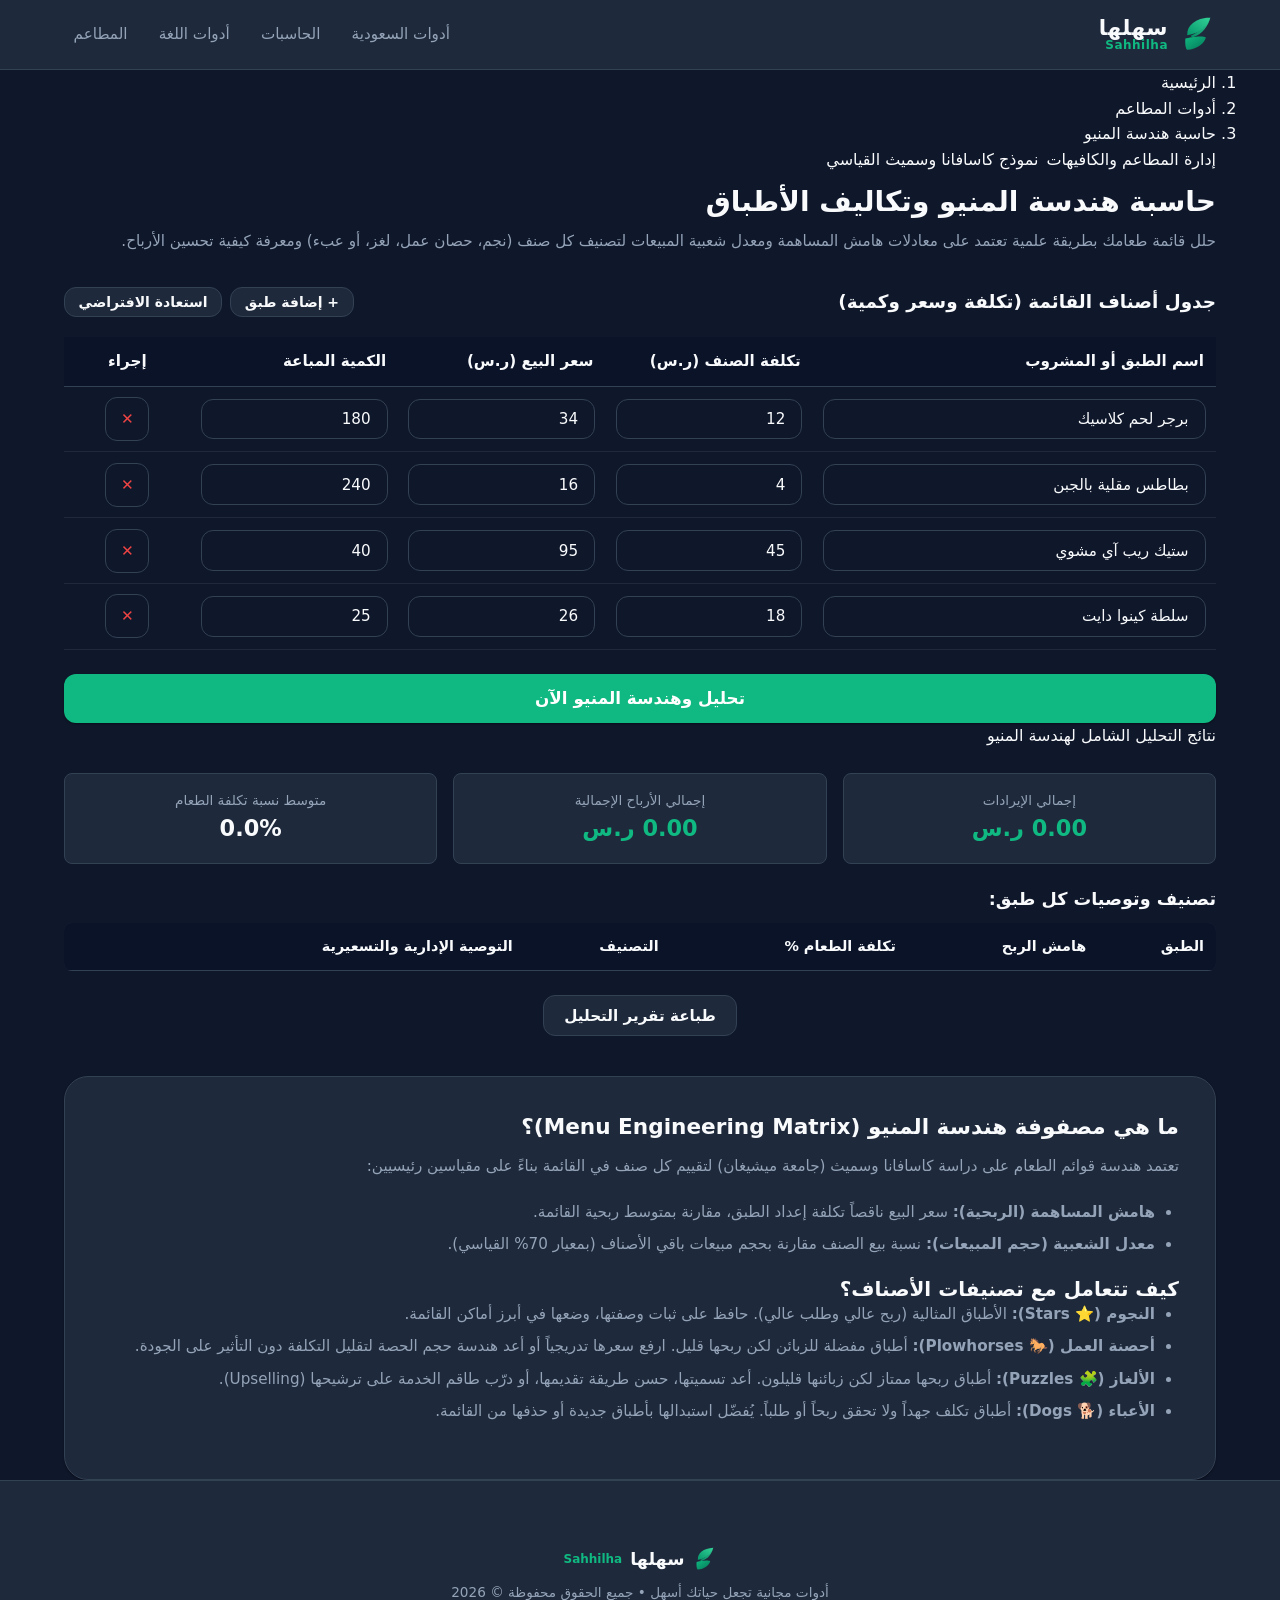
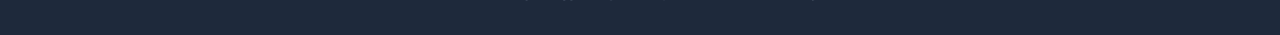
<file: ar/tools/menu-engineering-calculator.html>
<!DOCTYPE html>
<html lang="ar" dir="rtl" data-theme="dark">
<head>
  <meta charset="UTF-8">
  <meta name="viewport" content="width=device-width, initial-scale=1.0">
  <title>حاسبة هندسة المنيو وتكاليف المطاعم (مصفوفة BCG) | سهّلها</title>
  <meta name="description" content="أداة تفاعلية متخصصة في هندسة قوائم الطعام (Menu Engineering) لتحليل أرباح ومبيعات الأطباق وتصنيفها إلى نجوم، أحصنة عمل، ألغاز، وأعباء وفق نموذج كاسافانا وسميث.">
  <meta name="keywords" content="هندسة المنيو, menu engineering, تكلفة الطعام, food cost, مصفوفة كاسافانا, تصنيف الأطباق, تسعير المنيو, مطاعم">
  <link rel="canonical" href="https://sahhilha.pages.dev/ar/tools/menu-engineering-calculator.html">
  <link rel="icon" type="image/svg+xml" href="/assets/icons/favicon.svg">
  <link rel="manifest" href="/manifest.json">
  <link rel="stylesheet" href="/assets/css/main.css">
  <link rel="stylesheet" href="/assets/css/responsive.css">

  <meta name="robots" content="index, follow">
  <meta property="og:image" content="https://sahhilha.pages.dev/assets/icons/favicon.svg">
  <meta name="twitter:image" content="https://sahhilha.pages.dev/assets/icons/favicon.svg">
  <!-- Open Graph / Facebook -->
  <meta property="og:type" content="website">
  <meta property="og:url" content="https://sahhilha.pages.dev/ar/tools/menu-engineering-calculator.html">
  <meta property="og:title" content="حاسبة هندسة المنيو وتكاليف المطاعم | سهّلها">
  <meta property="og:description" content="حلل أرباح وشعبية أطباق مطعمك أو مقهاك وصنفها علمياً لتحسين هامش الربح واتخاذ قرارات تسعير دقيقة.">
  <meta property="og:site_name" content="سهّلها - Sahhilha">
  <meta property="og:locale" content="ar_SA">

  <!-- Twitter / X -->
  <meta name="twitter:card" content="summary_large_image">
  <meta name="twitter:title" content="حاسبة هندسة المنيو للمطاعم والكافيهات | سهّلها">
  <meta name="twitter:description" content="أداة مجانية لتحليل أرباح وشعبية الأطباق وتصنيفها وفق مصفوفة هندسة المنيو.">

  <!-- Structured Data: WebApplication, BreadcrumbList, FAQPage -->
  <script type="application/ld+json">
  {
    "@context": "https://schema.org",
    "@graph": [
      {
        "@type": "WebApplication",
        "name": "حاسبة هندسة المنيو وتكاليف المطاعم",
        "url": "https://sahhilha.pages.dev/ar/tools/menu-engineering-calculator.html",
        "applicationCategory": "BusinessApplication",
        "operatingSystem": "All",
        "offers": {
          "@type": "Offer",
          "price": "0",
          "priceCurrency": "SAR"
        },
        "description": "أداة متقدمة لأصحاب المطاعم والمقاهي لتحليل مبيعات وتكاليف الأطباق وهندسة قائمة الطعام وفق المعايير العالمية."
      },
      {
        "@type": "BreadcrumbList",
        "itemListElement": [
          {
            "@type": "ListItem",
            "position": 1,
            "name": "الرئيسية",
            "item": "https://sahhilha.pages.dev/"
          },
          {
            "@type": "ListItem",
            "position": 2,
            "name": "أدوات المطاعم",
            "item": "https://sahhilha.pages.dev/#restaurant"
          },
          {
            "@type": "ListItem",
            "position": 3,
            "name": "حاسبة هندسة المنيو",
            "item": "https://sahhilha.pages.dev/ar/tools/menu-engineering-calculator.html"
          }
        ]
      },
      {
        "@type": "FAQPage",
        "mainEntity": [
          {
            "@type": "Question",
            "name": "ما هي الفئات الأربع في هندسة المنيو (نموذج كاسافانا وسميث)؟",
            "acceptedAnswer": {
              "@type": "Answer",
              "text": "1. النجوم (Stars): أطباق عالية الربح وعالية الشعبية، 2. أحصنة العمل (Plowhorses): أطباق منخفضة الربح ولكنها عالية الشعبية، 3. الألغاز (Puzzles): أطباق عالية الربح ولكنها منخفضة الشعبية، 4. الكلاب/الأعباء (Dogs): أطباق منخفضة الربح ومنخفضة الشعبية."
            }
          },
          {
            "@type": "Question",
            "name": "كيف يُحسب معيار الشعبية (Popularity Benchmark)؟",
            "acceptedAnswer": {
              "@type": "Answer",
              "text": "المعيار القياسي المعتمد هو (100% مقسومة على عدد الأصناف N) مضروبة في 70%. فإذا كان الصنف يبيع نسبة تتجاوز هذا المعيار يُعتبر عالي الشعبية."
            }
          }
        ]
      }
    ]
  }
  </script>
</head>
<body>
  <header class="site-header" role="banner">
    <div class="container header-container">
      <div class="brand-logo">
        <a href="/" aria-label="سهّلها - الصفحة الرئيسية" style="display:flex; align-items:center; gap:0.75rem; text-decoration:none;">
          <img src="/assets/images/logo-icon.svg" alt="شعار سهّلها" width="36" height="36" style="flex-shrink:0;">
          <div style="display:flex; flex-direction:column; line-height:1.15;">
            <span class="brand-name" style="font-weight:900; font-size:1.35rem; color:#f8fafc; letter-spacing:0.5px;">سهلها</span>
            <span class="brand-tagline" style="font-weight:700; font-size:0.75rem; color:#10b981; letter-spacing:0.5px;">Sahhilha</span>
          </div>
        </a>
      </div>

      <nav class="nav-links" aria-label="التنقل الرئيسي">
        <a href="/#saudi" class="nav-link">أدوات السعودية</a>
        <a href="/#calculators" class="nav-link">الحاسبات</a>
        <a href="/#arabic" class="nav-link">أدوات اللغة</a>
        <a href="/#restaurant" class="nav-link active">المطاعم</a>
      </nav>
    </div>
  </header>

  <main class="main-content" id="main-content">
    <div class="container">
      <nav class="breadcrumb" aria-label="مسار التنقل">
        <ol class="breadcrumb-list">
          <li class="breadcrumb-item"><a href="/">الرئيسية</a></li>
          <li class="breadcrumb-item"><a href="/#restaurant">أدوات المطاعم</a></li>
          <li class="breadcrumb-item active" aria-current="page">حاسبة هندسة المنيو</li>
        </ol>
      </nav>

      <div class="tool-header">
        <div class="tool-badge-wrap">
          <span class="badge badge-restaurant">إدارة المطاعم والكافيهات</span>
          <span class="badge badge-featured">نموذج كاسافانا وسميث القياسي</span>
        </div>
        <h1 class="tool-title">حاسبة هندسة المنيو وتكاليف الأطباق</h1>
        <p class="tool-description">
          حلل قائمة طعامك بطريقة علمية تعتمد على معادلات هامش المساهمة ومعدل شعبية المبيعات لتصنيف كل صنف (نجم، حصان عمل، لغز، أو عبء) ومعرفة كيفية تحسين الأرباح.
        </p>
      </div>

      <div class="calculator-card">
        <div style="display:flex; justify-content:space-between; align-items:center; margin-bottom:1.25rem; flex-wrap:wrap; gap:0.5rem;">
          <h2 style="font-size:1.15rem; font-weight:700; margin:0; color:var(--text);">جدول أصناف القائمة (تكلفة وسعر وكمية)</h2>
          <div style="display:flex; gap:0.5rem;">
            <button type="button" class="btn btn-secondary" onclick="addNewRow()" style="padding:0.4rem 0.85rem; font-size:0.875rem;">+ إضافة طبق</button>
            <button type="button" class="btn btn-secondary" onclick="resetToDefaultItems()" style="padding:0.4rem 0.85rem; font-size:0.875rem;">استعادة الافتراضي</button>
          </div>
        </div>

        <div style="overflow-x:auto; margin-bottom:1.5rem;">
          <table style="width:100%; border-collapse:collapse; min-width:600px; font-size:0.95rem;">
            <thead>
              <tr style="background-color:var(--surface-alt); text-align:right; border-bottom:1px solid var(--border);">
                <th style="padding:0.75rem; width:35%;">اسم الطبق أو المشروب</th>
                <th style="padding:0.75rem; width:18%;">تكلفة الصنف (ر.س)</th>
                <th style="padding:0.75rem; width:18%;">سعر البيع (ر.س)</th>
                <th style="padding:0.75rem; width:18%;">الكمية المباعة</th>
                <th style="padding:0.75rem; width:11%; text-align:center;">إجراء</th>
              </tr>
            </thead>
            <tbody id="items-tbody">
              <!-- Rendered via script -->
            </tbody>
          </table>
        </div>

        <div style="display: flex; gap: 1rem; flex-wrap: wrap;">
          <button type="button" class="btn btn-primary" onclick="analyzeMenu()" style="flex:1; min-width:200px; font-size:1.05rem; padding:0.85rem;">
            تحليل وهندسة المنيو الآن
          </button>
        </div>

        <div id="menu-analysis-result" class="result-box" aria-live="polite">
          <div class="result-title">نتائج التحليل الشامل لهندسة المنيو</div>

          <div style="display:grid; grid-template-columns:repeat(auto-fit, minmax(200px, 1fr)); gap:1rem; margin:1.5rem 0;">
            <div style="background:var(--surface); padding:1rem; border-radius:8px; border:1px solid var(--border); text-align:center;">
              <span style="font-size:0.85rem; color:var(--text-muted); display:block;">إجمالي الإيرادات</span>
              <strong id="stat-revenue" style="font-size:1.4rem; color:var(--primary);">0.00 ر.س</strong>
            </div>
            <div style="background:var(--surface); padding:1rem; border-radius:8px; border:1px solid var(--border); text-align:center;">
              <span style="font-size:0.85rem; color:var(--text-muted); display:block;">إجمالي الأرباح الإجمالية</span>
              <strong id="stat-profit" style="font-size:1.4rem; color:var(--primary);">0.00 ر.س</strong>
            </div>
            <div style="background:var(--surface); padding:1rem; border-radius:8px; border:1px solid var(--border); text-align:center;">
              <span style="font-size:0.85rem; color:var(--text-muted); display:block;">متوسط نسبة تكلفة الطعام</span>
              <strong id="stat-foodcost" style="font-size:1.4rem; color:var(--text);">0.0%</strong>
            </div>
          </div>

          <h3 style="font-size:1.1rem; margin-top:1.5rem; margin-bottom:0.75rem; color:var(--text);">تصنيف وتوصيات كل طبق:</h3>
          <div style="overflow-x:auto;">
            <table style="width:100%; border-collapse:collapse; min-width:650px; font-size:0.9rem; background:var(--surface); border-radius:8px; overflow:hidden;">
              <thead>
                <tr style="background-color:var(--surface-alt); text-align:right; border-bottom:1px solid var(--border);">
                  <th style="padding:0.75rem;">الطبق</th>
                  <th style="padding:0.75rem;">هامش الربح</th>
                  <th style="padding:0.75rem;">تكلفة الطعام %</th>
                  <th style="padding:0.75rem;">التصنيف</th>
                  <th style="padding:0.75rem; width:40%;">التوصية الإدارية والتسعيرية</th>
                </tr>
              </thead>
              <tbody id="analysis-tbody">
                <!-- Rendered Dynamically -->
              </tbody>
            </table>
          </div>

          <div style="margin-top: 1.5rem; display:flex; gap:0.75rem; justify-content:center; flex-wrap:wrap;">
            <button type="button" class="btn btn-secondary no-print" onclick="window.print()">طباعة تقرير التحليل</button>
          </div>
        </div>
      </div>

      <article class="info-article">
        <h2>ما هي مصفوفة هندسة المنيو (Menu Engineering Matrix)؟</h2>
        <p>
          تعتمد هندسة قوائم الطعام على دراسة كاسافانا وسميث (جامعة ميشيغان) لتقييم كل صنف في القائمة بناءً على مقياسين رئيسيين:
        </p>
        <ul>
          <li><strong>هامش المساهمة (الربحية):</strong> سعر البيع ناقصاً تكلفة إعداد الطبق، مقارنة بمتوسط ربحية القائمة.</li>
          <li><strong>معدل الشعبية (حجم المبيعات):</strong> نسبة بيع الصنف مقارنة بحجم مبيعات باقي الأصناف (بمعيار 70% القياسي).</li>
        </ul>

        <h3>كيف تتعامل مع تصنيفات الأصناف؟</h3>
        <ul>
          <li><strong>النجوم (⭐ Stars):</strong> الأطباق المثالية (ربح عالي وطلب عالي). حافظ على ثبات وصفتها، وضعها في أبرز أماكن القائمة.</li>
          <li><strong>أحصنة العمل (🐎 Plowhorses):</strong> أطباق مفضلة للزبائن لكن ربحها قليل. ارفع سعرها تدريجياً أو أعد هندسة حجم الحصة لتقليل التكلفة دون التأثير على الجودة.</li>
          <li><strong>الألغاز (🧩 Puzzles):</strong> أطباق ربحها ممتاز لكن زبائنها قليلون. أعد تسميتها، حسن طريقة تقديمها، أو درّب طاقم الخدمة على ترشيحها (Upselling).</li>
          <li><strong>الأعباء (🐕 Dogs):</strong> أطباق تكلف جهداً ولا تحقق ربحاً أو طلباً. يُفضّل استبدالها بأطباق جديدة أو حذفها من القائمة.</li>
        </ul>
      </article>
    </div>
  </main>

  <footer class="site-footer" role="contentinfo">
    <div class="container" style="text-align:center; display:flex; flex-direction:column; align-items:center; gap:0.5rem;">
      <div style="display:flex; align-items:center; gap:0.5rem;">
        <img src="/assets/images/logo-icon.svg" alt="شعار سهّلها" width="24" height="24">
        <span style="font-weight:800; font-size:1.1rem; color:#f8fafc;">سهلها</span>
        <span style="font-weight:700; font-size:0.75rem; color:#10b981;">Sahhilha</span>
      </div>
      <p style="font-size:0.85rem; color:var(--text-muted); margin:0;">أدوات مجانية تجعل حياتك أسهل • جميع الحقوق محفوظة © 2026</p>
    </div>
  </footer>

  <script>
    let currentItems = [
      { name: "برجر لحم كلاسيك", cost: 12, price: 34, sold: 180 },
      { name: "بطاطس مقلية بالجبن", cost: 4, price: 16, sold: 240 },
      { name: "ستيك ريب آي مشوي", cost: 45, price: 95, sold: 40 },
      { name: "سلطة كينوا دايت", cost: 18, price: 26, sold: 25 }
    ];

    function escapeHtml(str) {
      if (!str) return '';
      return String(str)
        .replace(/&/g, '&amp;')
        .replace(/</g, '&lt;')
        .replace(/>/g, '&gt;')
        .replace(/"/g, '&quot;')
        .replace(/'/g, '&#039;');
    }

    function saveDomState() {
      const names = document.querySelectorAll('.item-name');
      const costs = document.querySelectorAll('.item-cost');
      const prices = document.querySelectorAll('.item-price');
      const solds = document.querySelectorAll('.item-sold');

      currentItems = [];
      for (let i = 0; i < names.length; i++) {
        currentItems.push({
          name: names[i].value.trim(),
          cost: Math.max(0, parseFloat(costs[i].value) || 0),
          price: Math.max(0, parseFloat(prices[i].value) || 0),
          sold: parseInt(solds[i].value) || 0
        });
      }
    }

    function renderRows() {
      const tbody = document.getElementById('items-tbody');
      tbody.innerHTML = currentItems.map((item, idx) => `
        <tr style="border-bottom: 1px solid var(--border-light);">
          <td style="padding: 0.65rem;">
            <input type="text" class="form-control item-name" value="${escapeHtml(item.name)}" placeholder="اسم الطبق" required>
          </td>
          <td style="padding: 0.65rem;">
            <input type="number" class="form-control item-cost" value="${item.cost}" step="0.5" min="0" required>
          </td>
          <td style="padding: 0.65rem;">
            <input type="number" class="form-control item-price" value="${item.price}" step="0.5" min="0" required>
          </td>
          <td style="padding: 0.65rem;">
            <input type="number" class="form-control item-sold" value="${item.sold}" min="0" required>
          </td>
          <td style="padding: 0.65rem; text-align: center;">
            <button type="button" class="btn-icon" onclick="deleteRow(${idx})" aria-label="حذف الطبق" style="color:var(--danger); border-color:var(--border);">✕</button>
          </td>
        </tr>
      `).join('');
    }

    function addNewRow() {
      saveDomState();
      currentItems.push({ name: "طبق جديد", cost: 10, price: 25, sold: 50 });
      renderRows();
    }

    function deleteRow(idx) {
      saveDomState();
      if (currentItems.length <= 1) {
        if (window.App && window.App.showToast) {
          window.App.showToast('يجب الاحتفاظ بصنف واحد على الأقل في القائمة', 'warning');
        }
        return;
      }
      currentItems.splice(idx, 1);
      renderRows();
    }

    function resetToDefaultItems() {
      currentItems = [
        { name: "برجر لحم كلاسيك", cost: 12, price: 34, sold: 180 },
        { name: "بطاطس مقلية بالجبن", cost: 4, price: 16, sold: 240 },
        { name: "ستيك ريب آي مشوي", cost: 45, price: 95, sold: 40 },
        { name: "سلطة كينوا دايت", cost: 18, price: 26, sold: 25 }
      ];
      renderRows();
      document.getElementById('menu-analysis-result').classList.remove('show');
      if (window.App && window.App.showToast) {
        window.App.showToast('تمت استعادة الأصناف الافتراضية بنجاح', 'info');
      }
    }

    function analyzeMenu() {
      saveDomState();

      if (currentItems.length === 0) return;

      let totalRevenue = 0;
      let totalProfit = 0;
      let totalUnits = 0;
      let totalFoodCost = 0;

      const items = currentItems.map(item => {
        const cost = Math.max(0, item.cost);
        const price = Math.max(0, item.price);
        const sold = Math.max(0, item.sold);
        const margin = price - cost;
        const rev = price * sold;
        const prof = margin * sold;
        const fCost = cost * sold;
        const foodCostPct = price > 0 ? (cost / price) * 100 : 0;

        totalRevenue += rev;
        totalProfit += prof;
        totalUnits += sold;
        totalFoodCost += fCost;

        return {
          name: item.name || 'طبق بدون اسم',
          cost,
          price,
          sold,
          margin,
          foodCostPct,
          prof,
          rev
        };
      });

      if (totalUnits === 0) {
        if (window.App && window.App.showToast) {
          window.App.showToast('يرجى إدخال كميات مباعة لأصناف القائمة لإجراء التحليل', 'warning');
        }
        return;
      }

      // Standard Kasavana & Smith weighted average contribution margin:
      const avgMargin = totalProfit / totalUnits;
      
      // Standard popularity benchmark: (1 / N) * 70% of total units
      const avgUnitsBenchmark = (totalUnits / items.length) * 0.70;

      const overallFoodCostPct = totalRevenue > 0 ? (totalFoodCost / totalRevenue) * 100 : 0;

      document.getElementById('stat-revenue').textContent = totalRevenue.toLocaleString('en-US', { minimumFractionDigits: 2, maximumFractionDigits: 2 }) + ' ر.س';
      document.getElementById('stat-profit').textContent = totalProfit.toLocaleString('en-US', { minimumFractionDigits: 2, maximumFractionDigits: 2 }) + ' ر.س';
      document.getElementById('stat-foodcost').textContent = overallFoodCostPct.toFixed(1) + '%';

      const analysisTbody = document.getElementById('analysis-tbody');
      analysisTbody.innerHTML = items.map(item => {
        const isHighMargin = item.margin >= avgMargin;
        const isHighPop = item.sold >= avgUnitsBenchmark;

        let category = "";
        let rec = "";
        let color = "";

        if (isHighMargin && isHighPop) {
          category = "⭐ نجم (Star)";
          rec = "عالي الربح وعالي الطلب. حافظ على جودة التحضير وثبات السعر، وامنحه موضع الصدارة في قائمة الطعام.";
          color = "var(--primary)";
        } else if (!isHighMargin && isHighPop) {
          category = "🐎 حصان عمل (Plowhorse)";
          rec = "شعبية عالية لكن ربحيته منخفضة. فكر في رفع السعر بحذر أو تقليل تكلفة المكونات دون المساس بالطعم.";
          color = "#eab308";
        } else if (isHighMargin && !isHighPop) {
          category = "🧩 لغز (Puzzle)";
          rec = "ربحه ممتاز لكن مبيعاته قليلة. حسّن طريقة عرضه، درّب العاملين على ترشيحه، أو أعد تسميته بجاذبية أكبر.";
          color = "#3b82f6";
        } else {
          category = "🐕 عبء (Dog)";
          rec = "منخفض الربح وقليل الطلب. أعد النظر في استمراره أو استبدله بصنف عصري أكثر قبولاً وربحية.";
          color = "var(--danger)";
        }

        return `
          <tr style="border-bottom: 1px solid var(--border-light);">
            <td style="padding: 0.75rem; font-weight: 700;">${escapeHtml(item.name)}</td>
            <td style="padding: 0.75rem;">${item.margin.toFixed(2)} ر.س</td>
            <td style="padding: 0.75rem;">${item.foodCostPct.toFixed(1)}%</td>
            <td style="padding: 0.75rem; font-weight: 700; color: ${color};">${category}</td>
            <td style="padding: 0.75rem; font-size: 0.85rem; color: var(--text-muted); line-height: 1.5;">${rec}</td>
          </tr>
        `;
      }).join('');

      const resBox = document.getElementById('menu-analysis-result');
      resBox.classList.add('show');
      resBox.scrollIntoView({ behavior: 'smooth', block: 'nearest' });
    }

    // Initial render
    window.addEventListener('DOMContentLoaded', () => {
      renderRows();
    });
  </script>
  <script src="/config/config.js"></script>
  <script src="/assets/js/storage.js"></script>
  <script src="/assets/js/navigation.js"></script>
  <script src="/assets/js/share.js"></script>
</body>
</html>
</file>
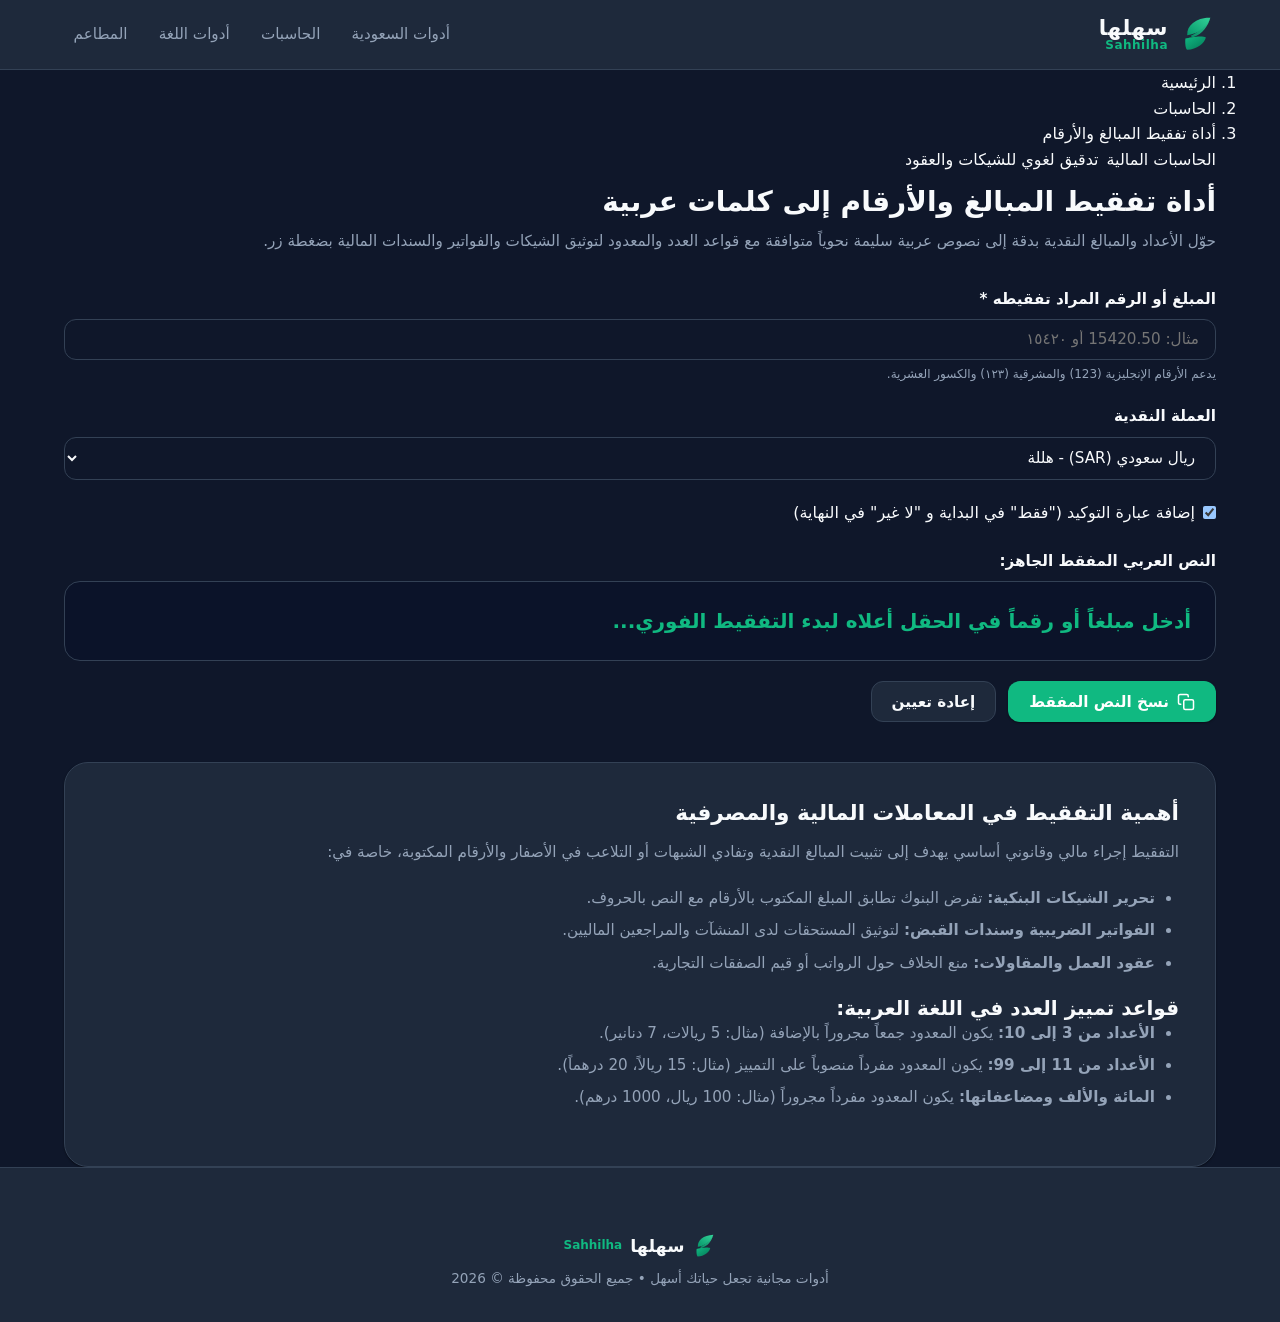
<file: ar/tools/tafqeet-converter.html>
<!DOCTYPE html>
<html lang="ar" dir="rtl" data-theme="dark">
<head>
  <meta charset="UTF-8">
  <meta name="viewport" content="width=device-width, initial-scale=1.0">
  <title>أداة تفقيط المبالغ والأرقام إلى كلمات عربية | سهّلها</title>
  <meta name="description" content="أداة مجانية وسريعة لتحويل الأرقام والمبالغ المالية إلى كلمات وحروف باللغة العربية مع مراعاة قواعد النحو والتذكير والتأنيث للعملات (الريال السعودي، الدرهم، الدولار).">
  <meta name="keywords" content="تفقيط, تفقيط المبالغ, تحويل الارقام الى كلمات, تفقيط الشيكات, كتابة المبالغ بالحروف, تفقيط عربي">
  <link rel="canonical" href="https://sahhilha.pages.dev/ar/tools/tafqeet-converter.html">
  <link rel="icon" type="image/svg+xml" href="/assets/icons/favicon.svg">
  <link rel="manifest" href="/manifest.json">
  <link rel="stylesheet" href="/assets/css/main.css">
  <link rel="stylesheet" href="/assets/css/responsive.css">

  <meta name="robots" content="index, follow">
  <meta property="og:image" content="https://sahhilha.pages.dev/assets/icons/favicon.svg">
  <meta name="twitter:image" content="https://sahhilha.pages.dev/assets/icons/favicon.svg">
  <!-- Open Graph / Facebook -->
  <meta property="og:type" content="website">
  <meta property="og:url" content="https://sahhilha.pages.dev/ar/tools/tafqeet-converter.html">
  <meta property="og:title" content="أداة تفقيط المبالغ والأرقام إلى كلمات عربية | سهّلها">
  <meta property="og:description" content="حوّل أي مبلغ مالي أو رقم إلى نصوص عربية مضبوطة للشيكات والعقود والفواتير بدقة لغوية تامة.">
  <meta property="og:site_name" content="سهّلها - Sahhilha">
  <meta property="og:locale" content="ar_SA">

  <!-- Twitter / X -->
  <meta name="twitter:card" content="summary_large_image">
  <meta name="twitter:title" content="أداة تفقيط الأرقام والمبالغ المالية | سهّلها">
  <meta name="twitter:description" content="تحويل الأرقام إلى نصوص باللغة العربية بدقة للشيكات والفواتير.">

  <!-- Structured Data: WebApplication, BreadcrumbList, FAQPage -->
  <script type="application/ld+json">
  {
    "@context": "https://schema.org",
    "@graph": [
      {
        "@type": "WebApplication",
        "name": "أداة تفقيط المبالغ والأرقام العربية",
        "url": "https://sahhilha.pages.dev/ar/tools/tafqeet-converter.html",
        "applicationCategory": "UtilitiesApplication",
        "operatingSystem": "All",
        "offers": {
          "@type": "Offer",
          "price": "0",
          "priceCurrency": "SAR"
        },
        "description": "أداة مجانية لتحويل الأعداد والمبالغ المالية إلى حروف وكلمات عربية صحيحة نحوياً لكتابة الشيكات والسندات."
      },
      {
        "@type": "BreadcrumbList",
        "itemListElement": [
          {
            "@type": "ListItem",
            "position": 1,
            "name": "الرئيسية",
            "item": "https://sahhilha.pages.dev/"
          },
          {
            "@type": "ListItem",
            "position": 2,
            "name": "الحاسبات المتخصصة",
            "item": "https://sahhilha.pages.dev/#calculators"
          },
          {
            "@type": "ListItem",
            "position": 3,
            "name": "أداة تفقيط المبالغ والأرقام",
            "item": "https://sahhilha.pages.dev/ar/tools/tafqeet-converter.html"
          }
        ]
      },
      {
        "@type": "FAQPage",
        "mainEntity": [
          {
            "@type": "Question",
            "name": "ما هو التفقيط ولماذا يُستخدم؟",
            "acceptedAnswer": {
              "@type": "Answer",
              "text": "التفقيط هو كتابة المبالغ المالية بالحروف والكلمات بعد كتابتها بالأرقام (مثل: فقط ألف ريال لا غير)، ويُستخدم لمنع التلاعب والتزوير في الشيكات والفواتير والعقود الرسمية."
            }
          },
          {
            "@type": "Question",
            "name": "هل تدعم الأداة الكسور والهللات والقروش؟",
            "acceptedAnswer": {
              "@type": "Answer",
              "text": "نعم، تفقط الأداة الأجزاء الكسرية حسب العملة المختارة بدقة نحوية (مثل: الهللات للريال السعودي، والفلس للدينار والدرهم، والسنت للدولار)."
            }
          }
        ]
      }
    ]
  }
  </script>
</head>
<body>
  <header class="site-header" role="banner">
    <div class="container header-container">
      <div class="brand-logo">
        <a href="/" aria-label="سهّلها - الصفحة الرئيسية" style="display:flex; align-items:center; gap:0.75rem; text-decoration:none;">
          <img src="/assets/images/logo-icon.svg" alt="شعار سهّلها" width="36" height="36" style="flex-shrink:0;">
          <div style="display:flex; flex-direction:column; line-height:1.15;">
            <span class="brand-name" style="font-weight:900; font-size:1.35rem; color:#f8fafc; letter-spacing:0.5px;">سهلها</span>
            <span class="brand-tagline" style="font-weight:700; font-size:0.75rem; color:#10b981; letter-spacing:0.5px;">Sahhilha</span>
          </div>
        </a>
      </div>

      <nav class="nav-links" aria-label="التنقل الرئيسي">
        <a href="/#saudi" class="nav-link">أدوات السعودية</a>
        <a href="/#calculators" class="nav-link active">الحاسبات</a>
        <a href="/#arabic" class="nav-link">أدوات اللغة</a>
        <a href="/#restaurant" class="nav-link">المطاعم</a>
      </nav>
    </div>
  </header>

  <main class="main-content" id="main-content">
    <div class="container">
      <nav class="breadcrumb" aria-label="مسار التنقل">
        <ol class="breadcrumb-list">
          <li class="breadcrumb-item"><a href="/">الرئيسية</a></li>
          <li class="breadcrumb-item"><a href="/#calculators">الحاسبات</a></li>
          <li class="breadcrumb-item active" aria-current="page">أداة تفقيط المبالغ والأرقام</li>
        </ol>
      </nav>

      <div class="tool-header">
        <div class="tool-badge-wrap">
          <span class="badge badge-calculator">الحاسبات المالية</span>
          <span class="badge badge-featured">تدقيق لغوي للشيكات والعقود</span>
        </div>
        <h1 class="tool-title">أداة تفقيط المبالغ والأرقام إلى كلمات عربية</h1>
        <p class="tool-description">
          حوّل الأعداد والمبالغ النقدية بدقة إلى نصوص عربية سليمة نحوياً متوافقة مع قواعد العدد والمعدود لتوثيق الشيكات والفواتير والسندات المالية بضغطة زر.
        </p>
      </div>

      <div class="calculator-card">
        <form id="tafqeet-form" onsubmit="event.preventDefault(); runTafqeet();">
          <div class="form-grid">
            <div class="form-group">
              <label for="amount" class="form-label">
                المبلغ أو الرقم المراد تفقيطه <span class="required">*</span>
              </label>
              <input type="text" id="amount" class="form-control" placeholder="مثال: 15420.50 أو ١٥٤٢٠" required oninput="runTafqeet()">
              <small class="form-hint">يدعم الأرقام الإنجليزية (123) والمشرقية (١٢٣) والكسور العشرية.</small>
            </div>

            <div class="form-group">
              <label for="currency" class="form-label">العملة النقدية</label>
              <select id="currency" class="form-control" onchange="runTafqeet()">
                <option value="sar">ريال سعودي (SAR) - هللة</option>
                <option value="aed">درهم إماراتي (AED) - فلس</option>
                <option value="kwd">دينار كويتي (KWD) - فلس (3 خانات)</option>
                <option value="qar">ريال قطري (QAR) - درهم</option>
                <option value="omr">ريال عماني (OMR) - بيسة</option>
                <option value="bhd">دينار بحريني (BHD) - فلس</option>
                <option value="egp">جنيه مصري (EGP) - قرش</option>
                <option value="usd">دولار أمريكي (USD) - سنت</option>
                <option value="none">بدون عملة (تفقيط أرقام مجردة فقط)</option>
              </select>
            </div>
          </div>

          <div style="display:flex; gap:1.5rem; margin-top:1rem; flex-wrap:wrap;">
            <label style="display:flex; align-items:center; gap:0.5rem; cursor:pointer;">
              <input type="checkbox" id="add-faqt" checked onchange="runTafqeet()">
              إضافة عبارة التوكيد ("فقط" في البداية و "لا غير" في النهاية)
            </label>
          </div>
        </form>

        <div style="margin-top: 1.5rem;">
          <label class="form-label" style="font-weight:700;">النص العربي المفقط الجاهز:</label>
          <div id="tafqeet-output" style="background:var(--surface-alt); border:1px solid var(--border); border-radius:var(--radius-lg); padding:1.25rem 1.5rem; font-size:1.25rem; font-weight:700; color:var(--primary); min-height:80px; display:flex; align-items:center; line-height:1.6;">
            أدخل مبلغاً أو رقماً في الحقل أعلاه لبدء التفقيط الفوري...
          </div>
        </div>

        <div style="display: flex; gap: 0.75rem; margin-top: 1.25rem; flex-wrap: wrap;">
          <button type="button" class="btn btn-primary" onclick="copyTafqeet()">
            <svg width="18" height="18" viewBox="0 0 24 24" fill="none" stroke="currentColor" stroke-width="2" stroke-linecap="round" stroke-linejoin="round"><rect x="9" y="9" width="13" height="13" rx="2" ry="2"></rect><path d="M5 15H4a2 2 0 0 1-2-2V4a2 2 0 0 1 2-2h9a2 2 0 0 1 2 2v1"></path></svg>
            نسخ النص المفقط
          </button>
          <button type="button" class="btn btn-secondary" onclick="resetTafqeet()">
            إعادة تعيين
          </button>
        </div>
      </div>

      <article class="info-article">
        <h2>أهمية التفقيط في المعاملات المالية والمصرفية</h2>
        <p>
          التفقيط إجراء مالي وقانوني أساسي يهدف إلى تثبيت المبالغ النقدية وتفادي الشبهات أو التلاعب في الأصفار والأرقام المكتوبة، خاصة في:
        </p>
        <ul>
          <li><strong>تحرير الشيكات البنكية:</strong> تفرض البنوك تطابق المبلغ المكتوب بالأرقام مع النص بالحروف.</li>
          <li><strong>الفواتير الضريبية وسندات القبض:</strong> لتوثيق المستحقات لدى المنشآت والمراجعين الماليين.</li>
          <li><strong>عقود العمل والمقاولات:</strong> منع الخلاف حول الرواتب أو قيم الصفقات التجارية.</li>
        </ul>

        <h3>قواعد تمييز العدد في اللغة العربية:</h3>
        <ul>
          <li><strong>الأعداد من 3 إلى 10:</strong> يكون المعدود جمعاً مجروراً بالإضافة (مثال: 5 ريالات، 7 دنانير).</li>
          <li><strong>الأعداد من 11 إلى 99:</strong> يكون المعدود مفرداً منصوباً على التمييز (مثال: 15 ريالاً، 20 درهماً).</li>
          <li><strong>المائة والألف ومضاعفاتها:</strong> يكون المعدود مفرداً مجروراً (مثال: 100 ريال، 1000 درهم).</li>
        </ul>
      </article>
    </div>
  </main>

  <footer class="site-footer" role="contentinfo">
    <div class="container" style="text-align:center; display:flex; flex-direction:column; align-items:center; gap:0.5rem;">
      <div style="display:flex; align-items:center; gap:0.5rem;">
        <img src="/assets/images/logo-icon.svg" alt="شعار سهّلها" width="24" height="24">
        <span style="font-weight:800; font-size:1.1rem; color:#f8fafc;">سهلها</span>
        <span style="font-weight:700; font-size:0.75rem; color:#10b981;">Sahhilha</span>
      </div>
      <p style="font-size:0.85rem; color:var(--text-muted); margin:0;">أدوات مجانية تجعل حياتك أسهل • جميع الحقوق محفوظة © 2026</p>
    </div>
  </footer>

  <script>
    const CURRENCY_DICT = {
      sar: { decimals: 2, main: { s: 'ريال سعودي', d: 'ريالان سعوديان', p: 'ريالات سعودية', acc: 'ريالاً سعودياً', fem: false }, sub: { s: 'هللة واحدة', d: 'هللتان', p: 'هللات', acc: 'هللة', fem: true } },
      aed: { decimals: 2, main: { s: 'درهم إماراتي', d: 'درهمان إماراتيان', p: 'دراهم إماراتية', acc: 'درهماً إماراتياً', fem: false }, sub: { s: 'فلس واحد', d: 'فلسان', p: 'فلوس', acc: 'فلساً', fem: false } },
      kwd: { decimals: 3, main: { s: 'دينار كويتي', d: 'ديناران كويتيان', p: 'دنانير كويتية', acc: 'ديناراً كويتياً', fem: false }, sub: { s: 'فلس واحد', d: 'فلسان', p: 'فلوس', acc: 'فلساً', fem: false } },
      qar: { decimals: 2, main: { s: 'ريال قطري', d: 'ريالان قطريان', p: 'ريالات قطرية', acc: 'ريالاً قطرياً', fem: false }, sub: { s: 'درهم واحد', d: 'درهمان', p: 'دراهم', acc: 'درهماً', fem: false } },
      omr: { decimals: 3, main: { s: 'ريال عماني', d: 'ريالان عمانيان', p: 'ريالات عمانية', acc: 'ريالاً عمانياً', fem: false }, sub: { s: 'بيسة واحدة', d: 'بيستان', p: 'بيسات', acc: 'بيسة', fem: true } },
      bhd: { decimals: 3, main: { s: 'دينار بحريني', d: 'ديناران بحرينيان', p: 'دنانير بحرينية', acc: 'ديناراً بحرينياً', fem: false }, sub: { s: 'فلس واحد', d: 'فلسان', p: 'فلوس', acc: 'فلساً', fem: false } },
      egp: { decimals: 2, main: { s: 'جنيه مصري', d: 'جنيهان مصريان', p: 'جنيهات مصرية', acc: 'جنsubيهاً مصرياً', fem: false }, sub: { s: 'قرش واحد', d: 'قرشان', p: 'قروش', acc: 'قرشاً', fem: false } },
      usd: { decimals: 2, main: { s: 'دولار أمريكي', d: 'دولاران أمريكيان', p: 'دولارات أمريكية', acc: 'دولاراً أمريكياً', fem: false }, sub: { s: 'سنت واحد', d: 'سنتان', p: 'سنتات', acc: 'سنتاً', fem: false } }
    };

    function parseArabicNumber(str) {
      if (!str) return NaN;
      const clean = str
        .replace(/[\u0660-\u0669]/g, d => '0123456789'['٠١٢٣٤٥٦٧٨٩'.indexOf(d)])
        .replace(/,/g, '')
        .trim();
      return parseFloat(clean);
    }

    const ONES_MASC = ['', 'واحد', 'اثنان', 'ثلاثة', 'أربعة', 'خمسة', 'ستة', 'سبعة', 'ثمانية', 'تسعة', 'عشرة', 'أحد عشر', 'اثنا عشر', 'ثلاثة عشر', 'أربعة عشر', 'خمسة عشر', 'ستة عشر', 'سبعة عشر', 'ثمانية عشر', 'تسعة عشر'];
    const ONES_FEM = ['', 'واحدة', 'اثنتان', 'ثلاث', 'أربع', 'خمس', 'ست', 'سبع', 'ثمان', 'تسع', 'عشر', 'إحدى عشرة', 'اثنتا عشرة', 'ثلاث عشرة', 'أربع عشرة', 'خمس عشرة', 'ست عشرة', 'سبع عشرة', 'ثماني عشرة', 'تسع عشرة'];
    const TENS = ['', '', 'عشرون', 'ثلاثون', 'أربعون', 'خمسون', 'ستون', 'سبعون', 'ثمانون', 'تسعون'];
    const HUNDREDS = ['', 'مائة', 'مئتان', 'ثلاثمائة', 'أربعمائة', 'خمسمائة', 'ستمائة', 'سبعمائة', 'ثمانمائة', 'تسعمائة'];

    function convertGroup(num, isFem = false) {
      if (num === 0) return '';
      let str = '';
      const h = Math.floor(num / 100);
      const rem = num % 100;

      if (h > 0) str += HUNDREDS[h];

      if (rem > 0) {
        if (str !== '') str += ' و';
        const onesArr = isFem ? ONES_FEM : ONES_MASC;
        if (rem < 20) {
          str += (str !== '' ? ' ' : '') + onesArr[rem];
        } else {
          const ones = rem % 10;
          const tens = Math.floor(rem / 10);
          if (ones > 0) {
            str += (str !== '' ? ' ' : '') + onesArr[ones] + ' و' + TENS[tens];
          } else {
            str += (str !== '' ? ' ' : '') + TENS[tens];
          }
        }
      }
      return str;
    }

    function tafqeetNumber(num, isFem = false) {
      if (num === 0) return 'صفر';
      num = Math.floor(Math.abs(num));
      let parts = [];

      const billions = Math.floor(num / 1e9);
      num %= 1e9;
      const millions = Math.floor(num / 1e6);
      num %= 1e6;
      const thousands = Math.floor(num / 1e3);
      const remainder = num % 1e3;

      if (billions > 0) {
        if (billions === 1) parts.push('مليار');
        else if (billions === 2) parts.push('ملياران');
        else if (billions >= 3 && billions <= 10) parts.push(convertGroup(billions, false) + ' مليارات');
        else parts.push(convertGroup(billions, false) + ' ملياراً');
      }

      if (millions > 0) {
        if (millions === 1) parts.push('مليون');
        else if (millions === 2) parts.push('مليونان');
        else if (millions >= 3 && millions <= 10) parts.push(convertGroup(millions, false) + ' ملايين');
        else parts.push(convertGroup(millions, false) + ' مليوناً');
      }

      if (thousands > 0) {
        if (thousands === 1) parts.push('ألف');
        else if (thousands === 2) parts.push('ألفان');
        else if (thousands >= 3 && thousands <= 10) parts.push(convertGroup(thousands, false) + ' آلاف');
        else parts.push(convertGroup(thousands, false) + ' ألفاً');
      }

      if (remainder > 0) {
        parts.push(convertGroup(remainder, isFem));
      }

      return parts.join(' و');
    }

    function formatCurrencyName(amount, currencyKey, isSubUnit = false) {
      if (!CURRENCY_DICT[currencyKey]) return '';
      const c = isSubUnit ? CURRENCY_DICT[currencyKey].sub : CURRENCY_DICT[currencyKey].main;
      const absAmount = Math.abs(amount);
      const rem100 = absAmount % 100;

      if (absAmount === 1) return c.s;
      if (absAmount === 2) return c.d;
      if (rem100 >= 3 && rem100 <= 10) return c.p;
      if (rem100 >= 11 && rem100 <= 99) return c.acc;
      return c.s;
    }

    function runTafqeet() {
      const rawInput = document.getElementById('amount').value;
      const val = parseArabicNumber(rawInput);

      if (isNaN(val)) {
        document.getElementById('tafqeet-output').textContent = 'يرجى إدخال مبلغ صحيح';
        return;
      }

      const currency = document.getElementById('currency').value;
      const addFaqt = document.getElementById('add-faqt').checked;
      const isNegative = val < 0;
      const absVal = Math.abs(val);

      const numDecimals = (CURRENCY_DICT[currency] && CURRENCY_DICT[currency].decimals) || 2;
      const multiplier = Math.pow(10, numDecimals);

      const intPart = Math.floor(absVal);
      const fracPart = Math.round((absVal - intPart) * multiplier);

      let result = '';
      if (isNegative) {
        result += 'سالب ';
      }

      // Format main amount
      if (intPart === 0 && fracPart === 0) {
        result += 'صفر';
      } else if (intPart > 0) {
        const isFemMain = CURRENCY_DICT[currency] ? CURRENCY_DICT[currency].main.fem : false;
        result += tafqeetNumber(intPart, isFemMain);
        if (currency !== 'none') {
          result += ' ' + formatCurrencyName(intPart, currency, false);
        }
      }

      // Format fractions
      if (fracPart > 0) {
        const isFemSub = CURRENCY_DICT[currency] ? CURRENCY_DICT[currency].sub.fem : false;
        const fracText = tafqeetNumber(fracPart, isFemSub);
        if (intPart > 0) {
          result += ' و';
        }
        result += fracText;
        if (currency !== 'none') {
          result += ' ' + formatCurrencyName(fracPart, currency, true);
        }
      }

      if (addFaqt) {
        result = 'فقط ' + result + ' لا غير.';
      }

      document.getElementById('tafqeet-output').textContent = result;
    }

    function copyTafqeet() {
      const text = document.getElementById('tafqeet-output').textContent.trim();
      if (!text || text.includes('أدخل مبلغاً')) return;
      if (navigator.clipboard) {
        navigator.clipboard.writeText(text).then(() => {
          if (window.App && window.App.showToast) {
            window.App.showToast('تم نسخ النص المفقط بنجاح', 'success');
          }
        });
      }
    }

    function resetTafqeet() {
      document.getElementById('amount').value = '';
      document.getElementById('tafqeet-output').textContent = 'أدخل مبلغاً أو رقماً في الحقل أعلاه لبدء التفقيط الفوري...';
    }
  </script>
  <script src="/config/config.js"></script>
  <script src="/assets/js/storage.js"></script>
  <script src="/assets/js/navigation.js"></script>
  <script src="/assets/js/share.js"></script>
</body>
</html>
</file>
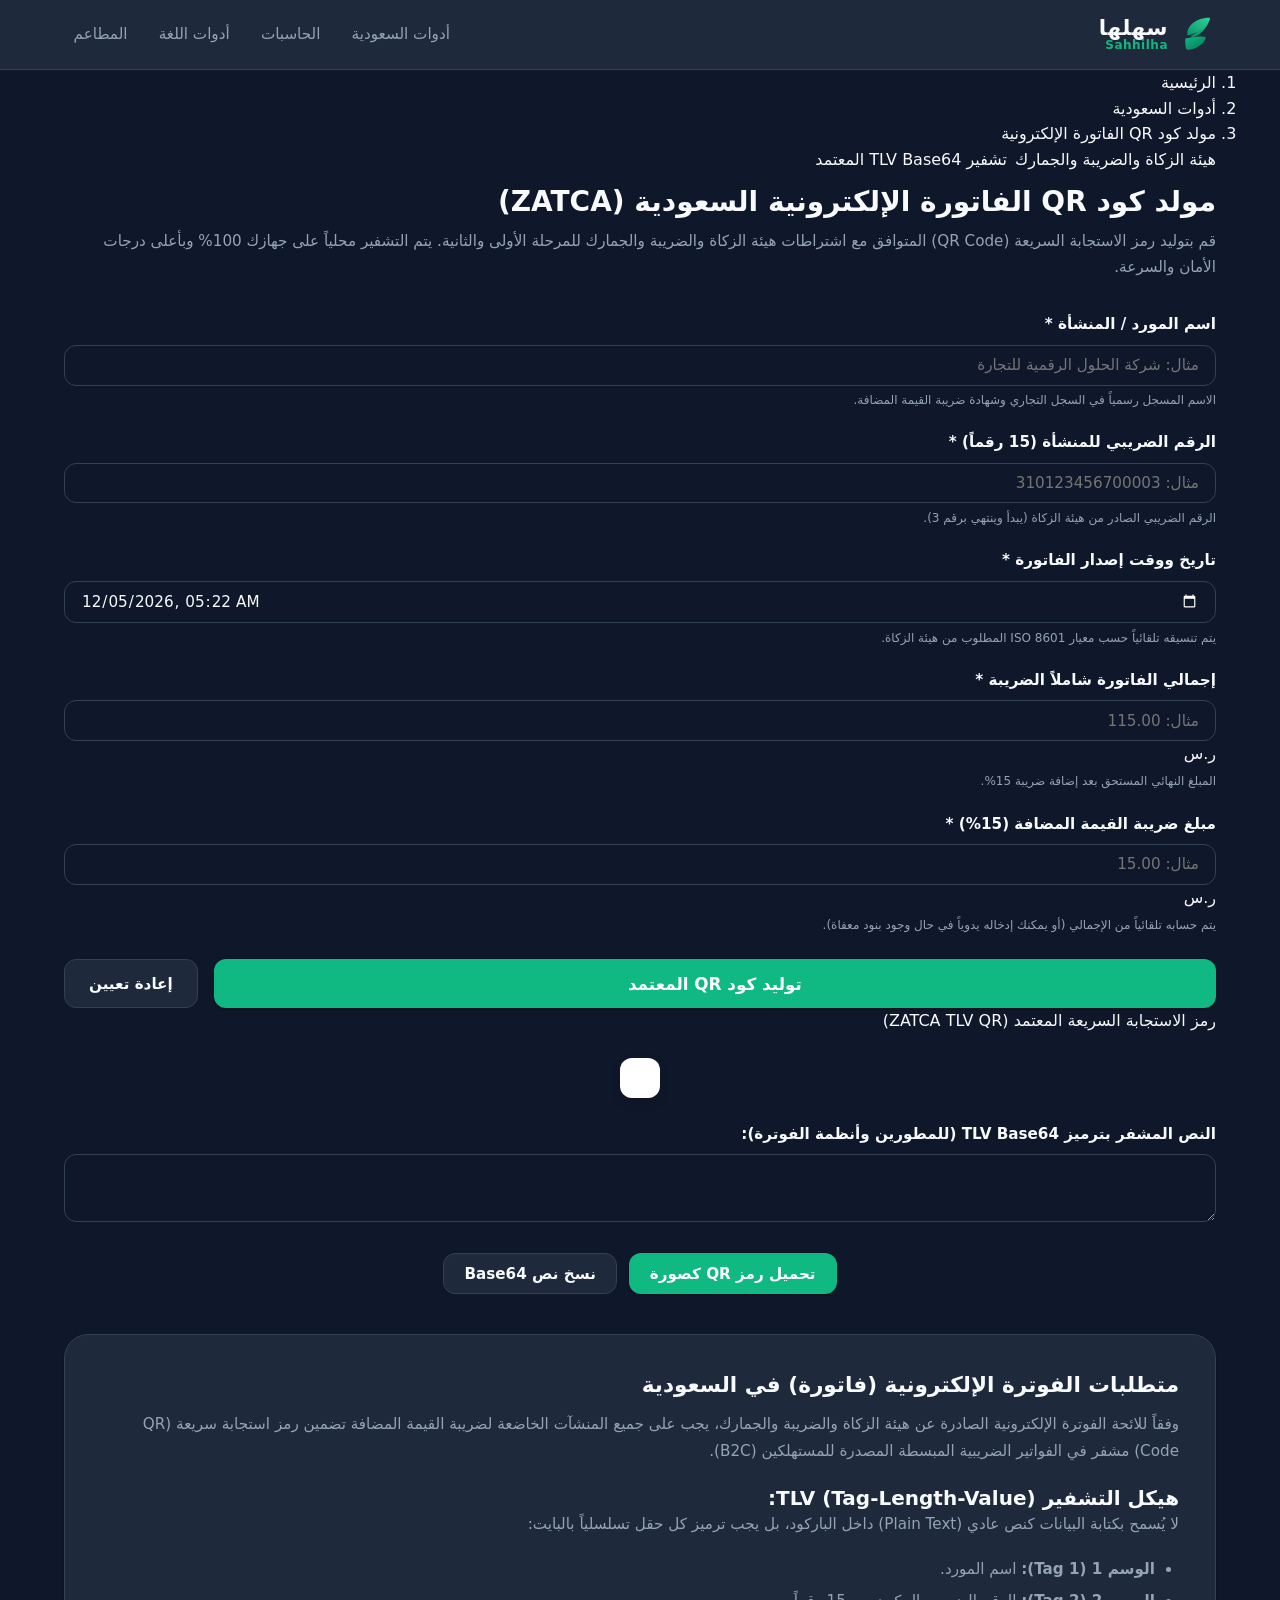
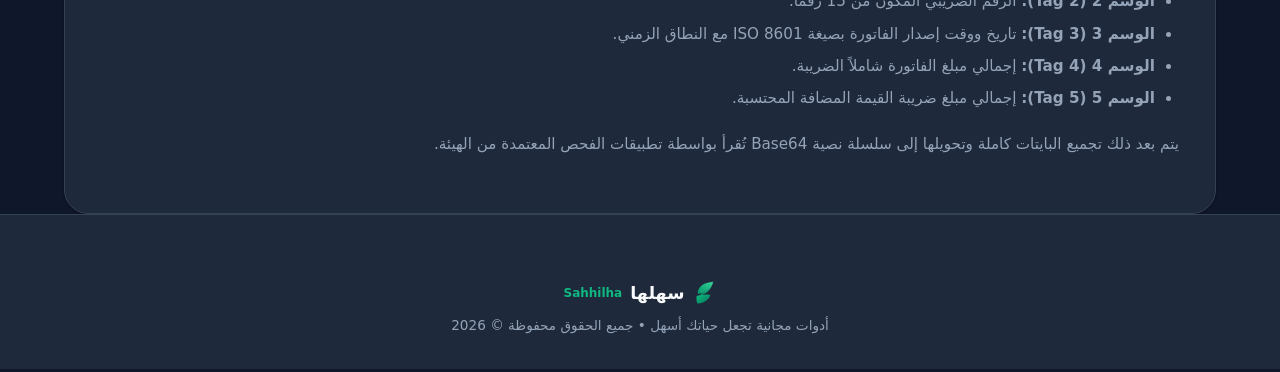
<file: ar/tools/zatca-qr-generator.html>
<!DOCTYPE html>
<html lang="ar" dir="rtl" data-theme="dark">
<head>
  <meta charset="UTF-8">
  <meta name="viewport" content="width=device-width, initial-scale=1.0">
  <title>مولد كود QR الفاتورة الإلكترونية السعودية (ZATCA) | سهّلها</title>
  <meta name="description" content="أداة مجانية لتوليد رمز الاستجابة السريعة (QR Code) للفواتير الإلكترونية والضريبية المبسطة متوافق مع هيئة الزكاة والضريبة والجمارك (ZATCA) بتشفير TLV Base64.">
  <meta name="keywords" content="zatca, qr فاتورة, رمز الاستجابة السريعة, الفاتورة الالكترونية, هيئة الزكاة, تشفير tlv, باركود فاتورة">
  <link rel="canonical" href="https://sahhilha.pages.dev/ar/tools/zatca-qr-generator.html">
  <link rel="icon" type="image/svg+xml" href="/assets/icons/favicon.svg">
  <link rel="manifest" href="/manifest.json">
  <link rel="stylesheet" href="/assets/css/main.css">
  <link rel="stylesheet" href="/assets/css/responsive.css">

  <meta name="robots" content="index, follow">
  <meta property="og:image" content="https://sahhilha.pages.dev/assets/icons/favicon.svg">
  <meta name="twitter:image" content="https://sahhilha.pages.dev/assets/icons/favicon.svg">
  <!-- Open Graph / Facebook -->
  <meta property="og:type" content="website">
  <meta property="og:url" content="https://sahhilha.pages.dev/ar/tools/zatca-qr-generator.html">
  <meta property="og:title" content="مولد كود QR الفاتورة الإلكترونية السعودية (ZATCA) | سهّلها">
  <meta property="og:description" content="ولّد كود QR مشفر بتقنية TLV Base64 المعتمدة من هيئة الزكاة والضريبة والجمارك للفواتير الضريبية المبسطة في السعودية فورياً وبأعلى معايير الخصوصية.">
  <meta property="og:site_name" content="سهّلها - Sahhilha">
  <meta property="og:locale" content="ar_SA">

  <!-- Twitter / X -->
  <meta name="twitter:card" content="summary_large_image">
  <meta name="twitter:title" content="مولد باركود QR للفاتورة الإلكترونية ZATCA | سهّلها">
  <meta name="twitter:description" content="توليد باركود QR للفواتير الضريبية المبسطة متوافق 100% مع هيئة الزكاة والضريبة والجمارك.">

  <!-- Structured Data: WebApplication, BreadcrumbList, FAQPage -->
  <script type="application/ld+json">
  {
    "@context": "https://schema.org",
    "@graph": [
      {
        "@type": "WebApplication",
        "name": "مولد كود QR الفاتورة الإلكترونية ZATCA",
        "url": "https://sahhilha.pages.dev/ar/tools/zatca-qr-generator.html",
        "applicationCategory": "BusinessApplication",
        "operatingSystem": "All",
        "offers": {
          "@type": "Offer",
          "price": "0",
          "priceCurrency": "SAR"
        },
        "description": "أداة سريعة ومجانية لتوليد رمز الاستجابة السريعة (QR Code) المتوافق مع مواصفات هيئة الزكاة والضريبة والجمارك بالمملكة العربية السعودية بتشفير TLV Base64."
      },
      {
        "@type": "BreadcrumbList",
        "itemListElement": [
          {
            "@type": "ListItem",
            "position": 1,
            "name": "الرئيسية",
            "item": "https://sahhilha.pages.dev/"
          },
          {
            "@type": "ListItem",
            "position": 2,
            "name": "أدوات السعودية",
            "item": "https://sahhilha.pages.dev/#saudi"
          },
          {
            "@type": "ListItem",
            "position": 3,
            "name": "مولد QR الفاتورة الإلكترونية ZATCA",
            "item": "https://sahhilha.pages.dev/ar/tools/zatca-qr-generator.html"
          }
        ]
      },
      {
        "@type": "FAQPage",
        "mainEntity": [
          {
            "@type": "Question",
            "name": "ما هي الحقول الإلزامية في كود QR للفاتورة الضريبية المبسطة (ZATCA)؟",
            "acceptedAnswer": {
              "@type": "Answer",
              "text": "تتطلب هيئة الزكاة والضريبة والجمارك 5 حقول أساسية في المرحلة الأولى: 1. اسم المورد، 2. الرقم الضريبي للمنشأة (15 رقماً)، 3. تاريخ ووقت إصدار الفاتورة، 4. إجمالي الفاتورة شامل الضريبة، 5. إجمالي مبلغ ضريبة القيمة المضافة (15%)."
            }
          },
          {
            "@type": "Question",
            "name": "كيف يتم تشفير بيانات كود QR في نظام ZATCA؟",
            "acceptedAnswer": {
              "@type": "Answer",
              "text": "يتم تشفير البيانات بنظام TLV (Tag-Length-Value) حيث يمثل Tag رقم الحقل، و Length طول البيانات بالبايت، و Value القيمة بصيغة UTF-8، ثم يُحول الناتج الثنائي بالكامل إلى ترميز Base64."
            }
          }
        ]
      }
    ]
  }
  </script>
</head>
<body>
  <header class="site-header" role="banner">
    <div class="container header-container">
      <div class="brand-logo">
        <a href="/" aria-label="سهّلها - الصفحة الرئيسية" style="display:flex; align-items:center; gap:0.75rem; text-decoration:none;">
          <img src="/assets/images/logo-icon.svg" alt="شعار سهّلها" width="36" height="36" style="flex-shrink:0;">
          <div style="display:flex; flex-direction:column; line-height:1.15;">
            <span class="brand-name" style="font-weight:900; font-size:1.35rem; color:#f8fafc; letter-spacing:0.5px;">سهلها</span>
            <span class="brand-tagline" style="font-weight:700; font-size:0.75rem; color:#10b981; letter-spacing:0.5px;">Sahhilha</span>
          </div>
        </a>
      </div>

      <nav class="nav-links" aria-label="التنقل الرئيسي">
        <a href="/#saudi" class="nav-link active">أدوات السعودية</a>
        <a href="/#calculators" class="nav-link">الحاسبات</a>
        <a href="/#arabic" class="nav-link">أدوات اللغة</a>
        <a href="/#restaurant" class="nav-link">المطاعم</a>
      </nav>
    </div>
  </header>

  <main class="main-content" id="main-content">
    <div class="container">
      <nav class="breadcrumb" aria-label="مسار التنقل">
        <ol class="breadcrumb-list">
          <li class="breadcrumb-item"><a href="/">الرئيسية</a></li>
          <li class="breadcrumb-item"><a href="/#saudi">أدوات السعودية</a></li>
          <li class="breadcrumb-item active" aria-current="page">مولد كود QR الفاتورة الإلكترونية</li>
        </ol>
      </nav>

      <div class="tool-header">
        <div class="tool-badge-wrap">
          <span class="badge badge-saudi">هيئة الزكاة والضريبة والجمارك</span>
          <span class="badge badge-featured">تشفير TLV Base64 المعتمد</span>
        </div>
        <h1 class="tool-title">مولد كود QR الفاتورة الإلكترونية السعودية (ZATCA)</h1>
        <p class="tool-description">
          قم بتوليد رمز الاستجابة السريعة (QR Code) المتوافق مع اشتراطات هيئة الزكاة والضريبة والجمارك للمرحلة الأولى والثانية. يتم التشفير محلياً على جهازك 100% وبأعلى درجات الأمان والسرعة.
        </p>
      </div>

      <div class="calculator-card">
        <form id="zatca-form" onsubmit="event.preventDefault(); generateZatcaQR();">
          <div class="form-grid">
            <div class="form-group">
              <label for="seller" class="form-label">
                اسم المورد / المنشأة <span class="required">*</span>
              </label>
              <input type="text" id="seller" class="form-control" placeholder="مثال: شركة الحلول الرقمية للتجارة" required>
              <small class="form-hint">الاسم المسجل رسمياً في السجل التجاري وشهادة ضريبة القيمة المضافة.</small>
            </div>

            <div class="form-group">
              <label for="vat-no" class="form-label">
                الرقم الضريبي للمنشأة (15 رقماً) <span class="required">*</span>
              </label>
              <input type="text" id="vat-no" class="form-control" maxlength="15" placeholder="مثال: 310123456700003" required>
              <small class="form-hint">الرقم الضريبي الصادر من هيئة الزكاة (يبدأ وينتهي برقم 3).</small>
            </div>
          </div>

          <div class="form-grid">
            <div class="form-group">
              <label for="inv-date" class="form-label">
                تاريخ ووقت إصدار الفاتورة <span class="required">*</span>
              </label>
              <input type="datetime-local" id="inv-date" class="form-control" required>
              <small class="form-hint">يتم تنسيقه تلقائياً حسب معيار ISO 8601 المطلوب من هيئة الزكاة.</small>
            </div>

            <div class="form-group">
              <label for="total-amount" class="form-label">
                إجمالي الفاتورة شاملاً الضريبة <span class="required">*</span>
              </label>
              <div class="input-with-addon">
                <input type="number" id="total-amount" class="form-control" min="0.01" step="0.01" placeholder="مثال: 115.00" required oninput="calcVatAuto()">
                <span class="input-addon">ر.س</span>
              </div>
              <small class="form-hint">المبلغ النهائي المستحق بعد إضافة ضريبة 15%.</small>
            </div>
          </div>

          <div class="form-group">
            <label for="vat-amount" class="form-label">
              مبلغ ضريبة القيمة المضافة (15%) <span class="required">*</span>
            </label>
            <div class="input-with-addon">
              <input type="number" id="vat-amount" class="form-control" min="0" step="0.01" placeholder="مثال: 15.00" required>
              <span class="input-addon">ر.س</span>
            </div>
            <small class="form-hint">يتم حسابه تلقائياً من الإجمالي (أو يمكنك إدخاله يدوياً في حال وجود بنود معفاة).</small>
          </div>

          <div style="display: flex; gap: 1rem; margin-top: 1.5rem; flex-wrap: wrap;">
            <button type="submit" class="btn btn-primary" style="flex:1; min-width:200px; font-size:1.05rem; padding:0.85rem;">
              توليد كود QR المعتمد
            </button>
            <button type="button" class="btn btn-secondary" onclick="resetZatcaForm()" style="padding:0.85rem 1.5rem;">
              إعادة تعيين
            </button>
          </div>
        </form>

        <div id="zatca-result" class="result-box" aria-live="polite">
          <div class="result-title">رمز الاستجابة السريعة المعتمد (ZATCA TLV QR)</div>
          
          <div id="qrcode-container" style="display:flex; justify-content:center; margin:1.5rem 0; padding:1.25rem; background:#fff; border-radius:12px; width:max-content; margin-left:auto; margin-right:auto; box-shadow:0 4px 12px rgba(0,0,0,0.1);"></div>

          <div class="result-breakdown" id="zatca-details"></div>

          <div class="form-group" style="margin-top: 1.5rem;">
            <label for="base64-output" class="form-label">النص المشفر بترميز TLV Base64 (للمطورين وأنظمة الفوترة):</label>
            <textarea id="base64-output" class="form-control" rows="3" readonly style="font-family:monospace; font-size:0.85rem; direction:ltr;"></textarea>
          </div>

          <div style="margin-top: 1.5rem; display:flex; gap:0.75rem; justify-content:center; flex-wrap:wrap;">
            <button type="button" class="btn btn-primary no-print" onclick="downloadQRCode()">تحميل رمز QR كصورة</button>
            <button type="button" class="btn btn-secondary no-print" onclick="copyBase64()">نسخ نص Base64</button>
          </div>
        </div>
      </div>

      <article class="info-article">
        <h2>متطلبات الفوترة الإلكترونية (فاتورة) في السعودية</h2>
        <p>
          وفقاً للائحة الفوترة الإلكترونية الصادرة عن هيئة الزكاة والضريبة والجمارك، يجب على جميع المنشآت الخاضعة لضريبة القيمة المضافة تضمين رمز استجابة سريعة (QR Code) مشفر في الفواتير الضريبية المبسطة المصدرة للمستهلكين (B2C).
        </p>

        <h3>هيكل التشفير TLV (Tag-Length-Value):</h3>
        <p>
          لا يُسمح بكتابة البيانات كنص عادي (Plain Text) داخل الباركود، بل يجب ترميز كل حقل تسلسلياً بالبايت:
        </p>
        <ul>
          <li><strong>الوسم 1 (Tag 1):</strong> اسم المورد.</li>
          <li><strong>الوسم 2 (Tag 2):</strong> الرقم الضريبي المكون من 15 رقماً.</li>
          <li><strong>الوسم 3 (Tag 3):</strong> تاريخ ووقت إصدار الفاتورة بصيغة ISO 8601 مع النطاق الزمني.</li>
          <li><strong>الوسم 4 (Tag 4):</strong> إجمالي مبلغ الفاتورة شاملاً الضريبة.</li>
          <li><strong>الوسم 5 (Tag 5):</strong> إجمالي مبلغ ضريبة القيمة المضافة المحتسبة.</li>
        </ul>
        <p>
          يتم بعد ذلك تجميع البايتات كاملة وتحويلها إلى سلسلة نصية Base64 تُقرأ بواسطة تطبيقات الفحص المعتمدة من الهيئة.
        </p>
      </article>
    </div>
  </main>

  <footer class="site-footer" role="contentinfo">
    <div class="container" style="text-align:center; display:flex; flex-direction:column; align-items:center; gap:0.5rem;">
      <div style="display:flex; align-items:center; gap:0.5rem;">
        <img src="/assets/images/logo-icon.svg" alt="شعار سهّلها" width="24" height="24">
        <span style="font-weight:800; font-size:1.1rem; color:#f8fafc;">سهلها</span>
        <span style="font-weight:700; font-size:0.75rem; color:#10b981;">Sahhilha</span>
      </div>
      <p style="font-size:0.85rem; color:var(--text-muted); margin:0;">أدوات مجانية تجعل حياتك أسهل • جميع الحقوق محفوظة © 2026</p>
    </div>
  </footer>

  <script src="/assets/js/qrcode.min.js"></script>
  <script>
    window.addEventListener('DOMContentLoaded', () => {
      resetDateTimeToNow();
    });

    function resetDateTimeToNow() {
      const now = new Date();
      now.setMinutes(now.getMinutes() - now.getTimezoneOffset());
      try {
        document.getElementById('inv-date').value = now.toISOString().slice(0, 16);
      } catch (e) {
        console.warn(e);
      }
    }

    function calcVatAuto() {
      const total = parseFloat(document.getElementById('total-amount').value) || 0;
      if (total > 0) {
        // Standard VAT calculation where total is inclusive of 15% VAT:
        // VAT = Total - (Total / 1.15)
        const vat = total - (total / 1.15);
        document.getElementById('vat-amount').value = vat.toFixed(2);
      }
    }

    function toUtf8(str) {
      return new TextEncoder().encode(str);
    }

    function generateZatcaQR() {
      const seller = document.getElementById('seller').value.trim();
      const vatNo = document.getElementById('vat-no').value.trim();
      const rawDate = document.getElementById('inv-date').value;
      const totalNum = parseFloat(document.getElementById('total-amount').value);
      const vatNum = parseFloat(document.getElementById('vat-amount').value);

      if (!seller) {
        if (window.App && window.App.showToast) {
          window.App.showToast('يرجى إدخال اسم المنشأة أو المورد', 'warning');
        }
        document.getElementById('seller').focus();
        return;
      }

      if (!vatNo) {
        if (window.App && window.App.showToast) {
          window.App.showToast('يرجى إدخال الرقم الضريبي للمنشأة', 'warning');
        }
        document.getElementById('vat-no').focus();
        return;
      }

      // Validate Saudi VAT number format (15 digits, starts & ends with 3)
      if (!/^3\d{13}3$/.test(vatNo)) {
        if (window.App && window.App.showToast) {
          window.App.showToast('تنبيه: الرقم الضريبي السعودي النظامي يجب أن يتكون من 15 رقماً ويبدأ وينتهي بـ 3', 'warning', 4500);
        }
      }

      // Format ISO 8601 with local Saudi Arabia timezone (+03:00)
      let invDate = rawDate;
      if (invDate.length === 16) {
        invDate += ':00';
      }
      if (!invDate.endsWith('Z') && !invDate.includes('+')) {
        invDate += '+03:00';
      }

      const total = totalNum.toFixed(2);
      const vat = vatNum.toFixed(2);

      // TLV Encoding Structure
      const fields = [
        { tag: 1, val: seller },
        { tag: 2, val: vatNo },
        { tag: 3, val: invDate },
        { tag: 4, val: total },
        { tag: 5, val: vat }
      ];

      const parts = [];
      for (const f of fields) {
        let bytes = toUtf8(f.val);
        if (bytes.length > 255) {
          bytes = bytes.slice(0, 255);
        }
        parts.push(new Uint8Array([f.tag, bytes.length]));
        parts.push(bytes);
      }

      let totalLen = parts.reduce((acc, p) => acc + p.length, 0);
      let merged = new Uint8Array(totalLen);
      let offset = 0;
      for (const p of parts) {
        merged.set(p, offset);
        offset += p.length;
      }

      let binary = '';
      for (let i = 0; i < merged.length; i++) {
        binary += String.fromCharCode(merged[i]);
      }
      const base64TLV = btoa(binary);

      // Render QRCode Canvas
      const qrContainer = document.getElementById('qrcode-container');
      qrContainer.innerHTML = '';
      new QRCode('qrcode-container', base64TLV);

      document.getElementById('base64-output').value = base64TLV;

      const detailsHtml = `
        <div class="breakdown-item"><span>المورد:</span> <strong>${seller}</strong></div>
        <div class="breakdown-item"><span>الرقم الضريبي:</span> <strong style="direction:ltr;">${vatNo}</strong></div>
        <div class="breakdown-item"><span>التاريخ والوقت:</span> <strong style="direction:ltr;">${invDate}</strong></div>
        <div class="breakdown-item"><span>الإجمالي شامل الضريبة:</span> <strong>${total} ر.س</strong></div>
        <div class="breakdown-item"><span>مبلغ ضريبة 15%:</span> <strong>${vat} ر.س</strong></div>
      `;
      document.getElementById('zatca-details').innerHTML = detailsHtml;

      const resultBox = document.getElementById('zatca-result');
      resultBox.classList.add('show');
      resultBox.scrollIntoView({ behavior: 'smooth', block: 'nearest' });
    }

    function resetZatcaForm() {
      document.getElementById('zatca-form').reset();
      resetDateTimeToNow();
      document.getElementById('zatca-result').classList.remove('show');
      document.getElementById('qrcode-container').innerHTML = '';
    }

    function downloadQRCode() {
      const qrCanvas = document.querySelector('#qrcode-container canvas');
      if (!qrCanvas) return;
      const url = qrCanvas.toDataURL('image/png');
      const a = document.createElement('a');
      a.download = 'zatca-qr-code.png';
      a.href = url;
      document.body.appendChild(a);
      a.click();
      document.body.removeChild(a);
    }

    function copyBase64() {
      const b64 = document.getElementById('base64-output').value;
      if (!b64) return;
      if (navigator.clipboard) {
        navigator.clipboard.writeText(b64).then(() => {
          if (window.App && window.App.showToast) {
            window.App.showToast('تم نسخ كود Base64 المشفر إلى الحافظة', 'success');
          }
        });
      }
    }
  </script>
  <script src="/config/config.js"></script>
  <script src="/assets/js/storage.js"></script>
  <script src="/assets/js/navigation.js"></script>
  <script src="/assets/js/share.js"></script>
</body>
</html>
</file>
<file: assets/css/main.css>
/*
 * SAHHILHA (سهّلها) - Design System & Base CSS
 * Production-Ready RTL Arabized Architecture (Exclusive Dark Mode)
 */

:root {
  /* Dark Mode Default Color Palette */
  color-scheme: dark;
  --primary: #10b981;
  --primary-hover: #34d399;
  --primary-dark: #059669;
  --primary-light: #064e3b;
  --primary-tint: #022c22;
  --primary-border: #047857;

  --accent: #38bdf8;
  --accent-light: #0c4a6e;

  --background: #0f172a;
  --surface: #1e293b;
  --surface-alt: #0b1329;
  --surface-hover: #26354a;

  --text: #f8fafc;
  --text-muted: #94a3b8;
  --text-light: #64748b;

  --border: #334155;
  --border-light: #1e293b;

  --success: #10b981;
  --warning: #f59e0b;
  --danger: #ef4444;

  --shadow-sm: 0 1px 2px 0 rgba(0, 0, 0, 0.4);
  --shadow-md: 0 4px 6px -1px rgba(0, 0, 0, 0.5), 0 2px 4px -2px rgba(0, 0, 0, 0.3);
  --shadow-lg: 0 10px 15px -3px rgba(0, 0, 0, 0.6), 0 4px 6px -4px rgba(0, 0, 0, 0.4);

  --radius-sm: 8px;
  --radius-md: 12px;
  --radius-lg: 16px;
  --radius-xl: 24px;
  --radius-full: 9999px;

  --transition: all 0.2s cubic-bezier(0.4, 0, 0.2, 1);
  --font-arabic: -apple-system, BlinkMacSystemFont, "Segoe UI", Roboto, "Noto Sans Arabic", "Cairo", "Tajawal", system-ui, sans-serif;
  --container-max: 1200px;
  /* Compatibility Aliases */
  --bg-primary: var(--background);
  --bg-secondary: var(--surface);
  --bg-surface: var(--surface);
  --bg-card: var(--surface);
  --bg-alt: var(--surface-alt);
  --bg-muted: var(--surface-alt);
  --bg-hover: var(--surface-hover);
  --border-color: var(--border);
  --border-focus: var(--primary);
  --text-primary: var(--text);
  --text-secondary: var(--text-muted);
  --font-base: var(--font-arabic);
  --font-sans: var(--font-arabic);
  --header-height: 70px;
}

/* Enforce Dark Scheme Globally */
html, body, [data-theme="dark"], [data-theme="light"] {
  color-scheme: dark !important;
  background-color: var(--background);
  color: var(--text);
}

/* Permanently Hide Theme Toggles */
#theme-toggle-btn,
#theme-toggle-drawer,
.theme-toggle {
  display: none !important;
}

/* Hide Redundant Top Categories Section */
.categories-section {
  display: none !important;
}

/* Base Reset & Typography */
*, *::before, *::after {
  box-sizing: border-box;
  margin: 0;
  padding: 0;
}

html {
  font-family: var(--font-arabic);
  font-size: 16px;
  line-height: 1.6;
  scroll-behavior: smooth;
  direction: rtl;
  text-align: right;
  -webkit-tap-highlight-color: transparent;
}

body {
  background-color: var(--background);
  color: var(--text);
  min-height: 100vh;
  display: flex;
  flex-direction: column;
  overflow-x: hidden;
}

h1, h2, h3, h4, h5, h6 {
  color: var(--text);
  font-weight: 700;
  line-height: 1.3;
}

h1 { font-size: 2.25rem; }
h2 { font-size: 1.75rem; }
h3 { font-size: 1.25rem; }
p { color: var(--text-muted); }

a {
  color: inherit;
  text-decoration: none;
  transition: var(--transition);
}

img, svg {
  vertical-align: middle;
  max-width: 100%;
}

button, input, select, textarea {
  font-family: inherit;
  font-size: inherit;
}

/* Accessibility Skip Link */
.skip-link {
  position: absolute;
  top: -100px;
  right: 1rem;
  background-color: var(--primary);
  color: #ffffff;
  padding: 0.5rem 1rem;
  border-radius: var(--radius-sm);
  z-index: 1000;
  transition: top 0.2s;
  font-weight: 600;
}

.skip-link:focus {
  top: 1rem;
}

/* Container */
.container {
  width: 100%;
  max-width: var(--container-max);
  margin-left: auto;
  margin-right: auto;
  padding-left: 1.5rem;
  padding-right: 1.5rem;
}

/* Common Section Styles */
.section {
  padding: 4rem 0;
}

.section-header {
  text-align: center;
  max-width: 640px;
  margin: 0 auto 3rem;
}

.section-header h2 {
  margin-bottom: 0.75rem;
  color: var(--text);
}

.section-header p {
  font-size: 1.05rem;
}

.section-tint {
  background-color: var(--surface-alt);
}

/* Buttons */
.btn {
  display: inline-flex;
  align-items: center;
  justify-content: center;
  gap: 0.5rem;
  padding: 0.65rem 1.25rem;
  font-size: 0.95rem;
  font-weight: 600;
  border-radius: var(--radius-md);
  transition: var(--transition);
  cursor: pointer;
  border: 1px solid transparent;
}

.btn-primary {
  background-color: var(--primary);
  color: #ffffff;
  box-shadow: var(--shadow-sm);
}
.btn-primary:hover {
  background-color: var(--primary-hover);
  box-shadow: var(--shadow-md);
}

.btn-secondary {
  background-color: var(--surface);
  color: var(--text);
  border-color: var(--border);
}
.btn-secondary:hover {
  background-color: var(--surface-alt);
  border-color: var(--text-muted);
}

.btn-disabled {
  background-color: var(--surface-alt);
  color: var(--text-light);
  border-color: var(--border);
  cursor: not-allowed;
  opacity: 0.7;
}

.btn-icon {
  width: 44px;
  height: 44px;
  padding: 0;
  display: inline-flex;
  align-items: center;
  justify-content: center;
  border-radius: var(--radius-md);
  background-color: transparent;
  color: var(--text);
  border: 1px solid transparent;
  cursor: pointer;
  transition: var(--transition);
}

.btn-icon:hover {
  background-color: var(--surface-alt);
  color: var(--primary);
}

/* Header & Navigation */
.site-header {
  position: sticky;
  top: 0;
  z-index: 100;
  background-color: var(--surface);
  border-bottom: 1px solid var(--border);
  backdrop-filter: blur(8px);
  height: var(--header-height);
  display: flex;
  align-items: center;
}

.header-container {
  display: flex;
  align-items: center;
  justify-content: space-between;
}

.brand-logo {
  display: flex;
  align-items: center;
  gap: 0.75rem;
  text-decoration: none;
}

.brand-symbol,
.brand-icon {
  width: 40px;
  height: 40px;
  border-radius: var(--radius-md);
  background: linear-gradient(135deg, var(--primary) 0%, var(--primary-dark) 100%);
  display: flex;
  align-items: center;
  justify-content: center;
  color: #ffffff;
  font-weight: 800;
  font-size: 1.3rem;
  box-shadow: 0 2px 4px rgba(16, 185, 129, 0.2);
  flex-shrink: 0;
}

.brand-text {
  display: flex;
  flex-direction: column;
}

.brand-name,
.brand-title {
  font-size: 1.4rem;
  font-weight: 800;
  color: var(--text);
  line-height: 1.1;
}

.brand-tagline,
.brand-subtitle {
  font-size: 0.75rem;
  color: var(--text-muted);
}

.nav-desktop,
.nav-links {
  display: flex;
  align-items: center;
  gap: 0.75rem;
}

.nav-link {
  font-size: 0.95rem;
  font-weight: 500;
  color: var(--text-muted);
  padding: 0.4rem 0.6rem;
  border-radius: var(--radius-sm);
}

.nav-link:hover, .nav-link.active {
  color: var(--primary);
  background-color: var(--primary-light);
}

.header-actions {
  display: flex;
  align-items: center;
  gap: 0.75rem;
}

/* Modern Hero Section */
.hero-section,
.hero {
  position: relative;
  padding: 4.5rem 0 3.5rem;
  background: radial-gradient(circle at 50% 0%, rgba(16, 185, 129, 0.1) 0%, transparent 75%), linear-gradient(180deg, var(--surface) 0%, var(--background) 100%);
  border-bottom: 1px solid var(--border);
  text-align: center;
}

.hero-badge {
  display: inline-flex;
  align-items: center;
  gap: 0.5rem;
  padding: 0.4rem 1.15rem;
  background-color: var(--surface-alt);
  border: 1px solid rgba(16, 185, 129, 0.3);
  color: var(--primary);
  border-radius: var(--radius-full);
  font-size: 0.85rem;
  font-weight: 700;
  margin-bottom: 1.25rem;
  box-shadow: 0 2px 6px rgba(16, 185, 129, 0.08);
}

.hero-title,
.hero h1 {
  font-size: 2.25rem;
  font-weight: 800;
  color: var(--text);
  letter-spacing: -0.02em;
  margin-bottom: 1rem;
  line-height: 1.25;
}

.hero-description,
.hero p {
  font-size: 1.05rem;
  color: var(--text-muted);
  line-height: 1.75;
  max-width: 720px;
  margin: 0 auto 2.25rem;
}

/* Search Form & Wrap */
.search-container {
  max-width: 640px;
  margin: 0 auto;
}

.search-form,
.search-box {
  position: relative;
  width: 100%;
}

.search-input-wrap {
  position: relative;
  display: flex;
  align-items: center;
  background-color: var(--surface);
  border: 2px solid var(--border);
  border-radius: var(--radius-xl);
  padding: 0.4rem 1rem;
  box-shadow: 0 4px 20px -2px rgba(0, 0, 0, 0.2);
  transition: var(--transition);
}

.search-input-wrap:focus-within {
  border-color: var(--primary);
  box-shadow: 0 0 0 4px var(--primary-tint);
}

.search-input-wrap .search-icon {
  color: var(--primary);
  margin-left: 0.75rem;
  flex-shrink: 0;
}

.search-input-wrap .search-input {
  width: 100%;
  border: none;
  background: transparent;
  font-size: 1rem;
  color: var(--text);
  outline: none;
  padding: 0.65rem 0;
  direction: rtl;
  font-family: inherit;
}

.search-chips,
.popular-searches {
  display: flex;
  align-items: center;
  justify-content: center;
  gap: 0.5rem;
  flex-wrap: wrap;
  margin-top: 1.25rem;
}

.search-chip-label,
.popular-label {
  font-size: 0.8rem;
  color: var(--text-muted);
  font-weight: 600;
}

.search-chip {
  padding: 0.35rem 0.75rem;
  border-radius: var(--radius-full);
  background-color: var(--surface);
  border: 1px solid var(--border);
  color: var(--text-muted);
  font-size: 0.8rem;
  cursor: pointer;
  transition: var(--transition);
}
.search-chip:hover {
  border-color: var(--primary);
  color: var(--primary);
  background-color: var(--primary-light);
}

/* Tools Directory Grid */
.tools-section {
  padding: 4rem 0;
}

.tools-filter-actions {
  display: flex;
  align-items: center;
  gap: 0.5rem;
  flex-wrap: wrap;
}

.btn-filter {
  padding: 0.45rem 1rem;
  border-radius: var(--radius-full);
  font-size: 0.875rem;
  font-weight: 600;
  background-color: var(--surface);
  border: 1px solid var(--border);
  color: var(--text-muted);
  cursor: pointer;
  transition: var(--transition);
}

.btn-filter:hover {
  border-color: var(--primary);
  color: var(--primary);
}

.btn-filter.active {
  background-color: var(--primary);
  border-color: var(--primary);
  color: #ffffff;
  box-shadow: 0 2px 8px rgba(16, 185, 129, 0.25);
}

.tool-grid,
.tools-grid {
  display: grid;
  grid-template-columns: repeat(3, 1fr);
  gap: 1.5rem;
  margin-top: 2rem;
}

@media (max-width: 1024px) {
  .tool-grid, .tools-grid {
    grid-template-columns: repeat(2, 1fr);
  }
}
@media (max-width: 640px) {
  .tool-grid, .tools-grid {
    grid-template-columns: 1fr;
  }
}

.tool-card {
  background-color: var(--surface);
  border: 1px solid var(--border);
  border-radius: var(--radius-xl);
  padding: 1.75rem;
  display: flex;
  flex-direction: column;
  transition: var(--transition);
  box-shadow: var(--shadow-sm);
}

.tool-card:hover {
  border-color: var(--primary);
  transform: translateY(-4px);
  box-shadow: 0 12px 24px -4px rgba(0, 0, 0, 0.3);
}

.tool-card-header {
  display: flex;
  align-items: center;
  justify-content: space-between;
  margin-bottom: 1rem;
}

.tool-icon-wrapper {
  width: 48px;
  height: 48px;
  border-radius: var(--radius-md);
  background-color: var(--surface-alt);
  color: var(--primary);
  border: 1px solid var(--border);
  display: flex;
  align-items: center;
  justify-content: center;
}

.tool-status-badge {
  font-size: 0.75rem;
  font-weight: 600;
  padding: 0.2rem 0.5rem;
  border-radius: var(--radius-full);
  background-color: var(--primary-light);
  color: var(--primary);
}

.btn-favorite {
  background: transparent;
  border: none;
  color: var(--text-light);
  cursor: pointer;
  padding: 0.25rem;
  display: flex;
  align-items: center;
  justify-content: center;
  transition: var(--transition);
}

.btn-favorite:hover,
.btn-favorite.active {
  color: var(--danger);
}

.tool-card-title {
  font-size: 1.25rem;
  margin-bottom: 0.5rem;
  color: var(--text);
}

.tool-card-desc {
  font-size: 0.875rem;
  line-height: 1.6;
  margin-bottom: 1.5rem;
  flex: 1;
  color: var(--text-muted);
}

.tool-card-footer {
  display: flex;
  align-items: center;
  justify-content: space-between;
  border-top: 1px solid var(--border-light);
  padding-top: 1rem;
}

.tool-category-label {
  font-size: 0.8rem;
  color: var(--text-light);
}

/* Features Boxes */
.features-section {
  padding: 4rem 0;
  background-color: var(--surface);
  border-top: 1px solid var(--border);
  border-bottom: 1px solid var(--border);
}

.features-grid {
  display: grid;
  grid-template-columns: repeat(3, 1fr);
  gap: 1.5rem;
}

@media (max-width: 800px) {
  .features-grid {
    grid-template-columns: 1fr;
  }
}

.feature-box,
.feature-card {
  background-color: var(--background);
  border: 1px solid var(--border);
  border-radius: var(--radius-xl);
  padding: 2rem 1.5rem;
  text-align: center;
  transition: var(--transition);
}

.feature-box:hover,
.feature-card:hover {
  border-color: var(--primary-border);
  transform: translateY(-2px);
  box-shadow: var(--shadow-md);
}

.feature-icon {
  width: 52px;
  height: 52px;
  border-radius: var(--radius-lg);
  background-color: var(--primary-light);
  color: var(--primary);
  margin: 0 auto 1.25rem;
  display: flex;
  align-items: center;
  justify-content: center;
}

.feature-title,
.feature-card h3 {
  margin-bottom: 0.5rem;
  font-size: 1.15rem;
  font-weight: 700;
  color: var(--text);
}

.feature-desc,
.feature-card p {
  font-size: 0.875rem;
  line-height: 1.7;
  color: var(--text-muted);
  margin: 0;
}

/* Footer */
.site-footer {
  background-color: var(--surface);
  border-top: 1px solid var(--border);
  padding: 4rem 0 2rem;
  margin-top: auto;
}

.footer-grid {
  display: grid;
  grid-template-columns: 2fr 1fr 1fr 1fr;
  gap: 2.5rem;
}

@media (max-width: 900px) {
  .footer-grid {
    grid-template-columns: 1fr 1fr;
  }
}
@media (max-width: 500px) {
  .footer-grid {
    grid-template-columns: 1fr;
  }
}

.footer-brand p {
  margin-top: 0.75rem;
  font-size: 0.875rem;
  max-width: 320px;
}

.footer-col h4 {
  font-size: 1rem;
  margin-bottom: 1.25rem;
  color: var(--text);
}

.footer-links {
  list-style: none;
  display: flex;
  flex-direction: column;
  gap: 0.75rem;
}

.footer-links a {
  font-size: 0.875rem;
  color: var(--text-muted);
}
.footer-links a:hover {
  color: var(--primary);
}

.footer-bottom {
  display: flex;
  align-items: center;
  justify-content: space-between;
  padding-top: 2rem;
  border-top: 1px solid var(--border-light);
  font-size: 0.85rem;
  color: var(--text-muted);
  margin-top: 2rem;
}

/* Form Controls */
.form-group {
  margin-bottom: 1.25rem;
}

.form-label {
  display: block;
  margin-bottom: 0.5rem;
  font-weight: 600;
  font-size: 0.95rem;
  color: var(--text);
}

.form-control {
  width: 100%;
  padding: 0.65rem 1rem;
  border: 1px solid var(--border);
  border-radius: var(--radius-md);
  background-color: var(--background);
  color: var(--text);
  font-family: inherit;
  font-size: 0.95rem;
  transition: var(--transition);
  outline: none;
}

.form-control:focus {
  border-color: var(--primary);
  box-shadow: 0 0 0 3px var(--primary-tint);
}

.form-hint {
  color: var(--text-muted);
  font-size: 0.75rem;
  display: block;
  margin-top: 0.35rem;
}

.grid-2 {
  display: grid;
  grid-template-columns: 1fr 1fr;
  gap: 1rem;
}

@media (max-width: 640px) {
  .grid-2 {
    grid-template-columns: 1fr;
  }
}

/* Breadcrumb Navigation */
.breadcrumb-nav {
  display: flex;
  align-items: center;
  flex-wrap: wrap;
  gap: 0.5rem;
  font-size: 0.875rem;
  color: var(--text-muted);
  margin: 1.25rem 0 1.5rem;
  padding: 0;
}

.breadcrumb-nav a {
  color: var(--text-muted);
}

.breadcrumb-nav a:hover {
  color: var(--primary);
}

.breadcrumb-nav span {
  color: var(--text-light);
}

/* Tool Header */
.tool-header {
  margin-bottom: 2rem;
}

.tool-badge-wrap {
  display: flex;
  gap: 0.5rem;
  flex-wrap: wrap;
  margin-bottom: 0.75rem;
}

.tool-badge-pill {
  background-color: var(--primary-light);
  color: var(--primary);
  padding: 0.25rem 0.75rem;
  border-radius: var(--radius-full);
  font-size: 0.75rem;
  font-weight: 700;
}

.tool-title {
  font-size: 1.75rem;
  font-weight: 800;
  color: var(--text);
  margin-bottom: 0.5rem;
}

.tool-description {
  font-size: 0.95rem;
  color: var(--text-muted);
  line-height: 1.7;
}

/* Toast Container */
.toast-container {
  position: fixed;
  bottom: 2rem;
  left: 2rem;
  z-index: 1100;
  display: flex;
  flex-direction: column;
  gap: 0.75rem;
  pointer-events: none;
}

.toast {
  background-color: var(--surface);
  border: 1px solid var(--border);
  box-shadow: var(--shadow-lg);
  border-radius: var(--radius-md);
  color: var(--text);
  font-size: 0.9rem;
  padding: 0.85rem 1.25rem;
  display: flex;
  align-items: center;
  gap: 0.75rem;
  pointer-events: auto;
}

.toast-icon {
  flex-shrink: 0;
}
.toast-success .toast-icon { color: var(--success); }
.toast-warning .toast-icon { color: var(--warning); }
.toast-danger .toast-icon { color: var(--danger); }
.toast-info .toast-icon { color: var(--accent); }

.toast-close {
  background: transparent;
  border: none;
  color: var(--text-muted);
  cursor: pointer;
  font-size: 1.25rem;
  margin-right: auto;
}

/* Info Educational Article */
.info-article {
  background-color: var(--surface);
  border: 1px solid var(--border);
  border-radius: var(--radius-xl);
  padding: 2.25rem;
  box-shadow: var(--shadow-sm);
  margin-top: 2.5rem;
}

.info-article h2 {
  font-size: 1.35rem;
  margin-bottom: 0.75rem;
  color: var(--text);
}

.info-article p {
  font-size: 0.95rem;
  line-height: 1.75;
  color: var(--text-muted);
  margin-bottom: 1.25rem;
}

.info-article ul {
  padding-right: 1.5rem;
  margin-bottom: 1.25rem;
}

.info-article li {
  margin-bottom: 0.5rem;
  font-size: 0.95rem;
  color: var(--text-muted);
}

/* Related Tools Grid */
.related-tools-section {
  margin-top: 3rem;
}

.related-tools-grid {
  display: grid;
  grid-template-columns: repeat(auto-fit, minmax(260px, 1fr));
  gap: 1rem;
  margin-top: 1rem;
}

.related-tool-card {
  display: flex;
  align-items: center;
  gap: 1rem;
  padding: 1rem;
  background-color: var(--surface);
  border: 1px solid var(--border);
  border-radius: var(--radius-lg);
  transition: var(--transition);
}

.related-tool-card:hover {
  border-color: var(--primary);
  transform: translateY(-2px);
  box-shadow: var(--shadow-sm);
}

.related-tool-icon {
  width: 44px;
  height: 44px;
  border-radius: var(--radius-md);
  background-color: var(--surface-alt);
  color: var(--primary);
  display: flex;
  align-items: center;
  justify-content: center;
  flex-shrink: 0;
}
</file>
<file: assets/css/responsive.css>
/*
 * SAHHILHA (سهّلها) - Responsive Breakpoints & Mobile Layouts
 * Breakpoints: 320px, 360px, 390px, 430px, 768px, 1024px, 1280px, 1440px+
 */

/* Universal Zero-Overflow Lock */
html, body {
  width: 100%;
  max-width: 100vw;
  overflow-x: hidden !important;
  position: relative;
}

*, *::before, *::after {
  box-sizing: border-box;
}

img, svg, canvas, video, table {
  max-width: 100%;
}

/* Desktops & Large Screens (1024px to 1440px+) */
@media (min-width: 1025px) {
  .hamburger-btn {
    display: none;
  }
}

/* Tablets (max-width: 1024px) */
@media (max-width: 1024px) {
  .category-grid {
    grid-template-columns: repeat(2, 1fr);
    gap: 1.25rem;
  }

  .tools-grid,
  .tool-grid {
    grid-template-columns: repeat(2, 1fr) !important;
    gap: 1.25rem;
  }

  .features-grid {
    grid-template-columns: repeat(2, 1fr);
    gap: 1.25rem;
  }

  .footer-grid {
    grid-template-columns: 1fr 1fr;
    gap: 2rem;
  }
}

/* Mobile & Small Tablets (max-width: 768px) */
@media (max-width: 768px) {
  /* Prevent horizontal scroll & add space for mobile bottom bar */
  body {
    padding-bottom: 72px;
  }

  /* CRITICAL: HIDE DESKTOP NAV ON MOBILE SO IT NEVER OVERLAPS HEADER */
  .nav-desktop,
  .nav-links {
    display: none !important;
  }

  .hamburger-btn {
    display: inline-flex;
  }

  /* Header adjustments */
  .header-container {
    height: 64px;
    padding: 0 1rem;
  }

  .brand-tagline,
  .brand-subtitle {
    display: none !important;
  }

  .brand-name,
  .brand-title {
    font-size: 1.25rem;
  }

  .brand-symbol {
    width: 36px;
    height: 36px;
    font-size: 1.15rem;
  }

  /* Hero Adjustments */
  .hero-section,
  .hero {
    padding: 3rem 0 2.5rem;
  }

  .hero-title,
  .hero h1 {
    font-size: 1.85rem;
  }

  .hero-description,
  .hero p {
    font-size: 0.95rem;
    margin-bottom: 1.5rem;
  }

  .search-input-wrap,
  .search-box {
    padding: 0.35rem 0.75rem;
  }

  .search-btn {
    padding: 0.55rem 1.15rem;
    font-size: 0.9rem;
  }

  /* Grids Collapse Smoothly to Single Column on Mobile */
  .category-grid {
    grid-template-columns: 1fr;
    gap: 1rem;
  }

  .category-card {
    padding: 1rem;
    gap: 0.75rem;
  }

  .category-icon {
    width: 44px;
    height: 44px;
  }

  .tools-grid,
  .tool-grid {
    grid-template-columns: 1fr !important;
    gap: 1rem;
  }

  .tools-filter-actions {
    width: 100%;
    justify-content: flex-start;
    overflow-x: auto;
    padding-bottom: 0.5rem;
    -webkit-overflow-scrolling: touch;
    flex-wrap: nowrap;
  }

  .tools-filter-actions .btn-filter {
    flex-shrink: 0;
  }

  .features-grid {
    grid-template-columns: 1fr;
    gap: 1rem;
  }

  .footer-grid {
    grid-template-columns: 1fr;
    gap: 2rem;
  }

  .about-preview {
    padding: 2rem 1.25rem;
  }

  /* Tool Cards & Forms on Mobile */
  .tool-layout {
    margin-top: 1rem;
    padding: 0 0.85rem;
  }

  .tool-card-box,
  .calculator-card,
  .info-article {
    padding: 1.5rem 1rem;
    border-radius: var(--radius-lg);
  }

  .tool-title {
    font-size: 1.45rem;
  }

  .grid-2,
  .grid-3,
  .form-grid,
  .duration-grid {
    grid-template-columns: 1fr !important;
    gap: 1rem;
  }

  .btn {
    width: 100%;
  }

  /* Fixed Mobile Bottom Navigation */
  .mobile-bottom-bar {
    display: flex !important;
    position: fixed;
    bottom: 0;
    left: 0;
    width: 100%;
    height: 64px;
    background-color: var(--surface);
    border-top: 1px solid var(--border);
    z-index: 100;
    align-items: center;
    justify-content: space-around;
    padding: 0 0.5rem;
    box-shadow: 0 -2px 10px rgba(0, 0, 0, 0.05);
  }

  [data-theme="dark"] .mobile-bottom-bar {
    background-color: var(--surface);
    box-shadow: 0 -2px 10px rgba(0, 0, 0, 0.3);
  }

  .bottom-nav-item {
    display: flex;
    flex-direction: column;
    align-items: center;
    justify-content: center;
    gap: 0.2rem;
    color: var(--text-muted);
    font-size: 0.7rem;
    font-weight: 600;
    padding: 0.35rem;
    min-width: 54px;
    min-height: 44px;
    border-radius: var(--radius-sm);
    transition: var(--transition);
  }

  .bottom-nav-item svg {
    width: 20px;
    height: 20px;
  }

  .bottom-nav-item.active {
    color: var(--primary);
  }
}

/* Small Smartphone screens (max-width: 430px) */
@media (max-width: 430px) {
  .hero-title,
  .hero h1 {
    font-size: 1.65rem;
  }

  .search-chip {
    padding: 0.3rem 0.65rem;
    font-size: 0.75rem;
  }
}

/* Ultra Small screens (320px - 360px) */
@media (max-width: 360px) {
  .brand-name {
    font-size: 1.15rem;
  }

  .brand-symbol {
    width: 34px;
    height: 34px;
    font-size: 1.1rem;
  }

  .hero-title,
  .hero h1 {
    font-size: 1.45rem;
  }

  .tool-card-box,
  .calculator-card,
  .info-article {
    padding: 1.25rem 0.75rem;
  }

  .btn {
    padding: 0.55rem 0.85rem;
    font-size: 0.85rem;
  }
}
</file>
